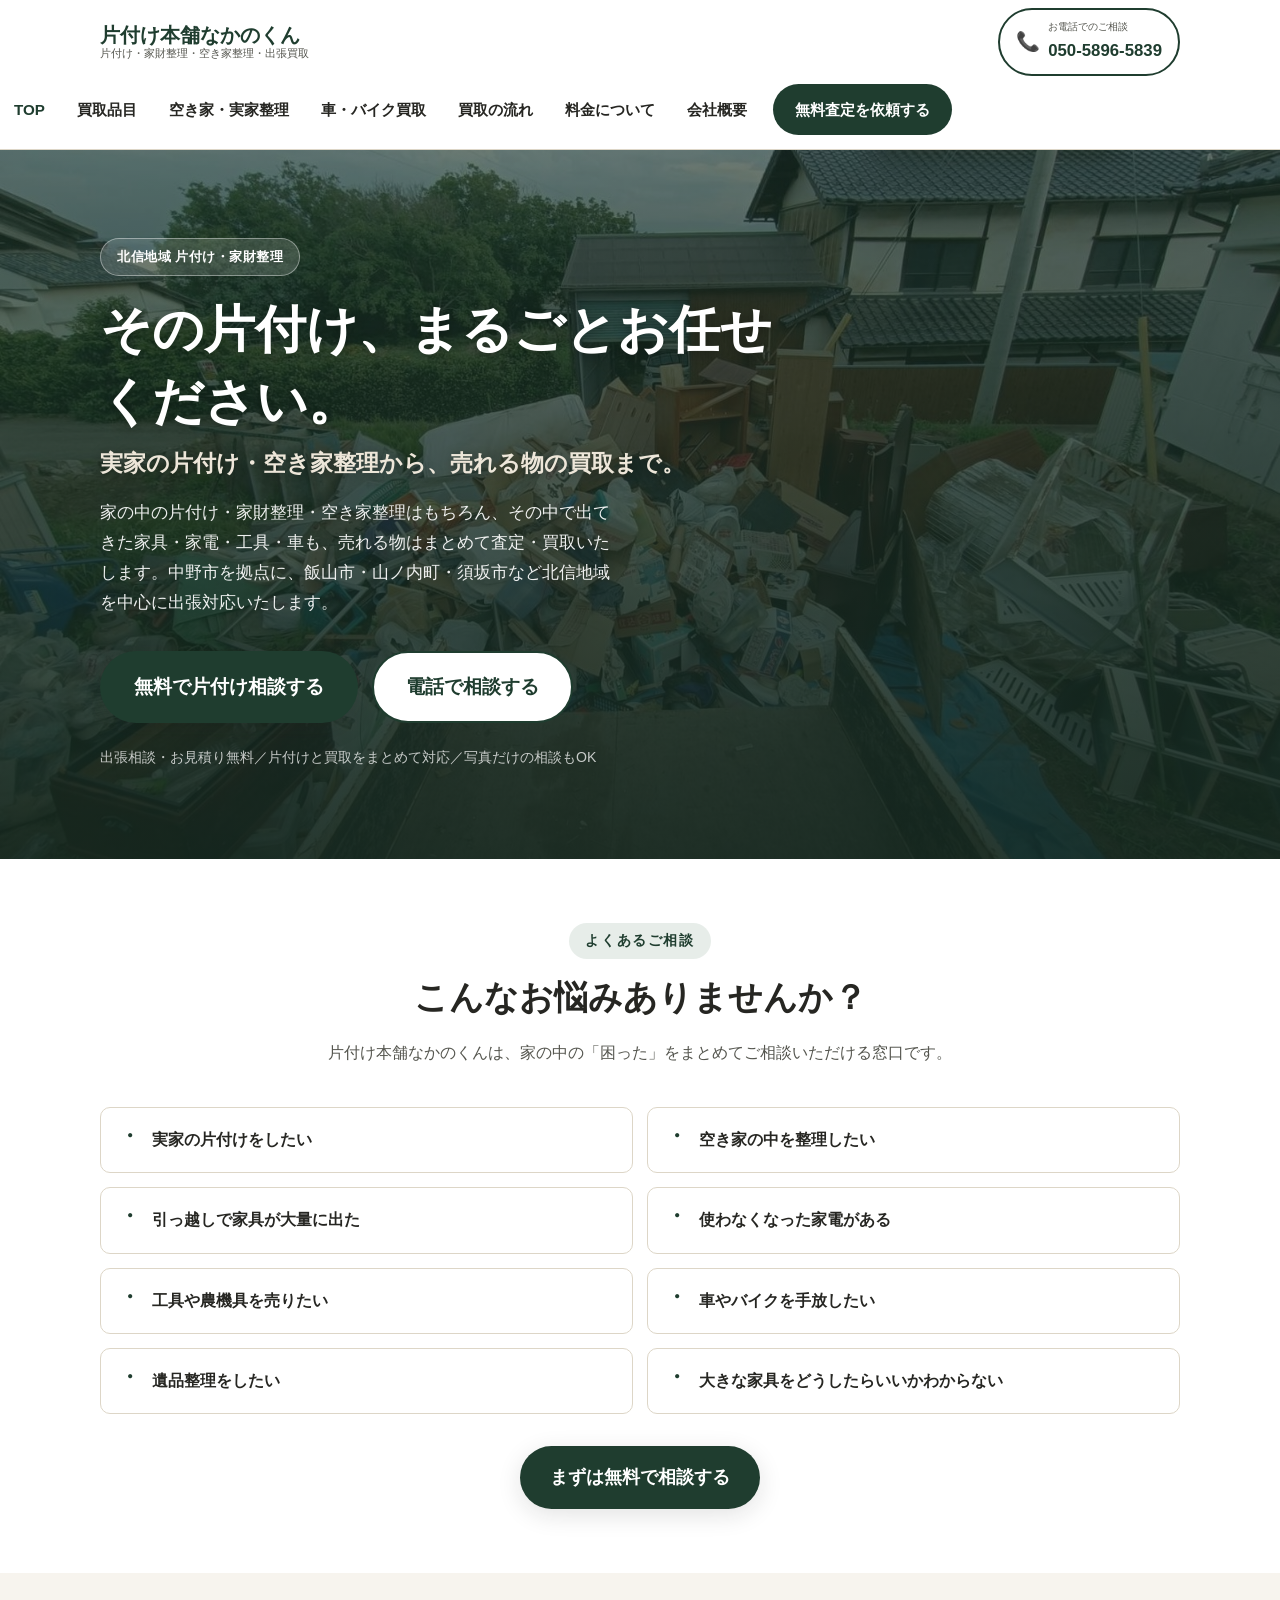
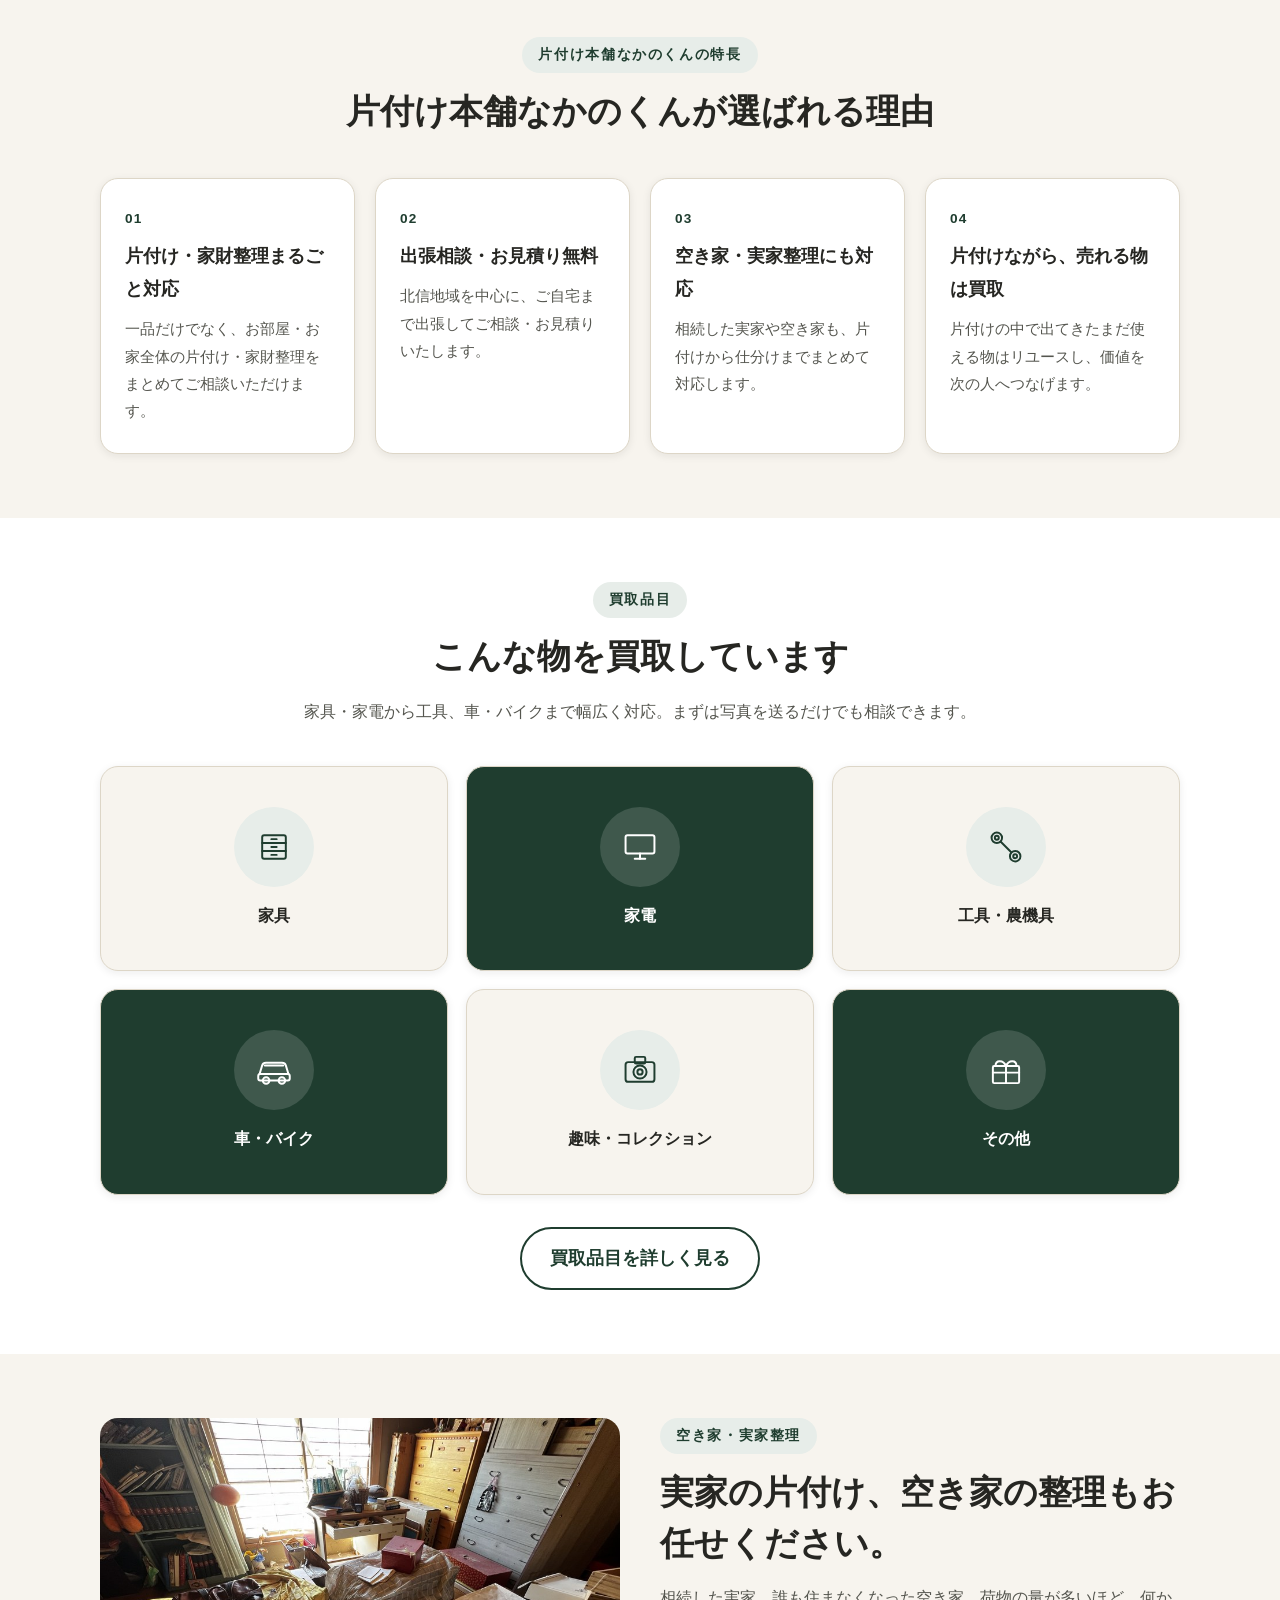
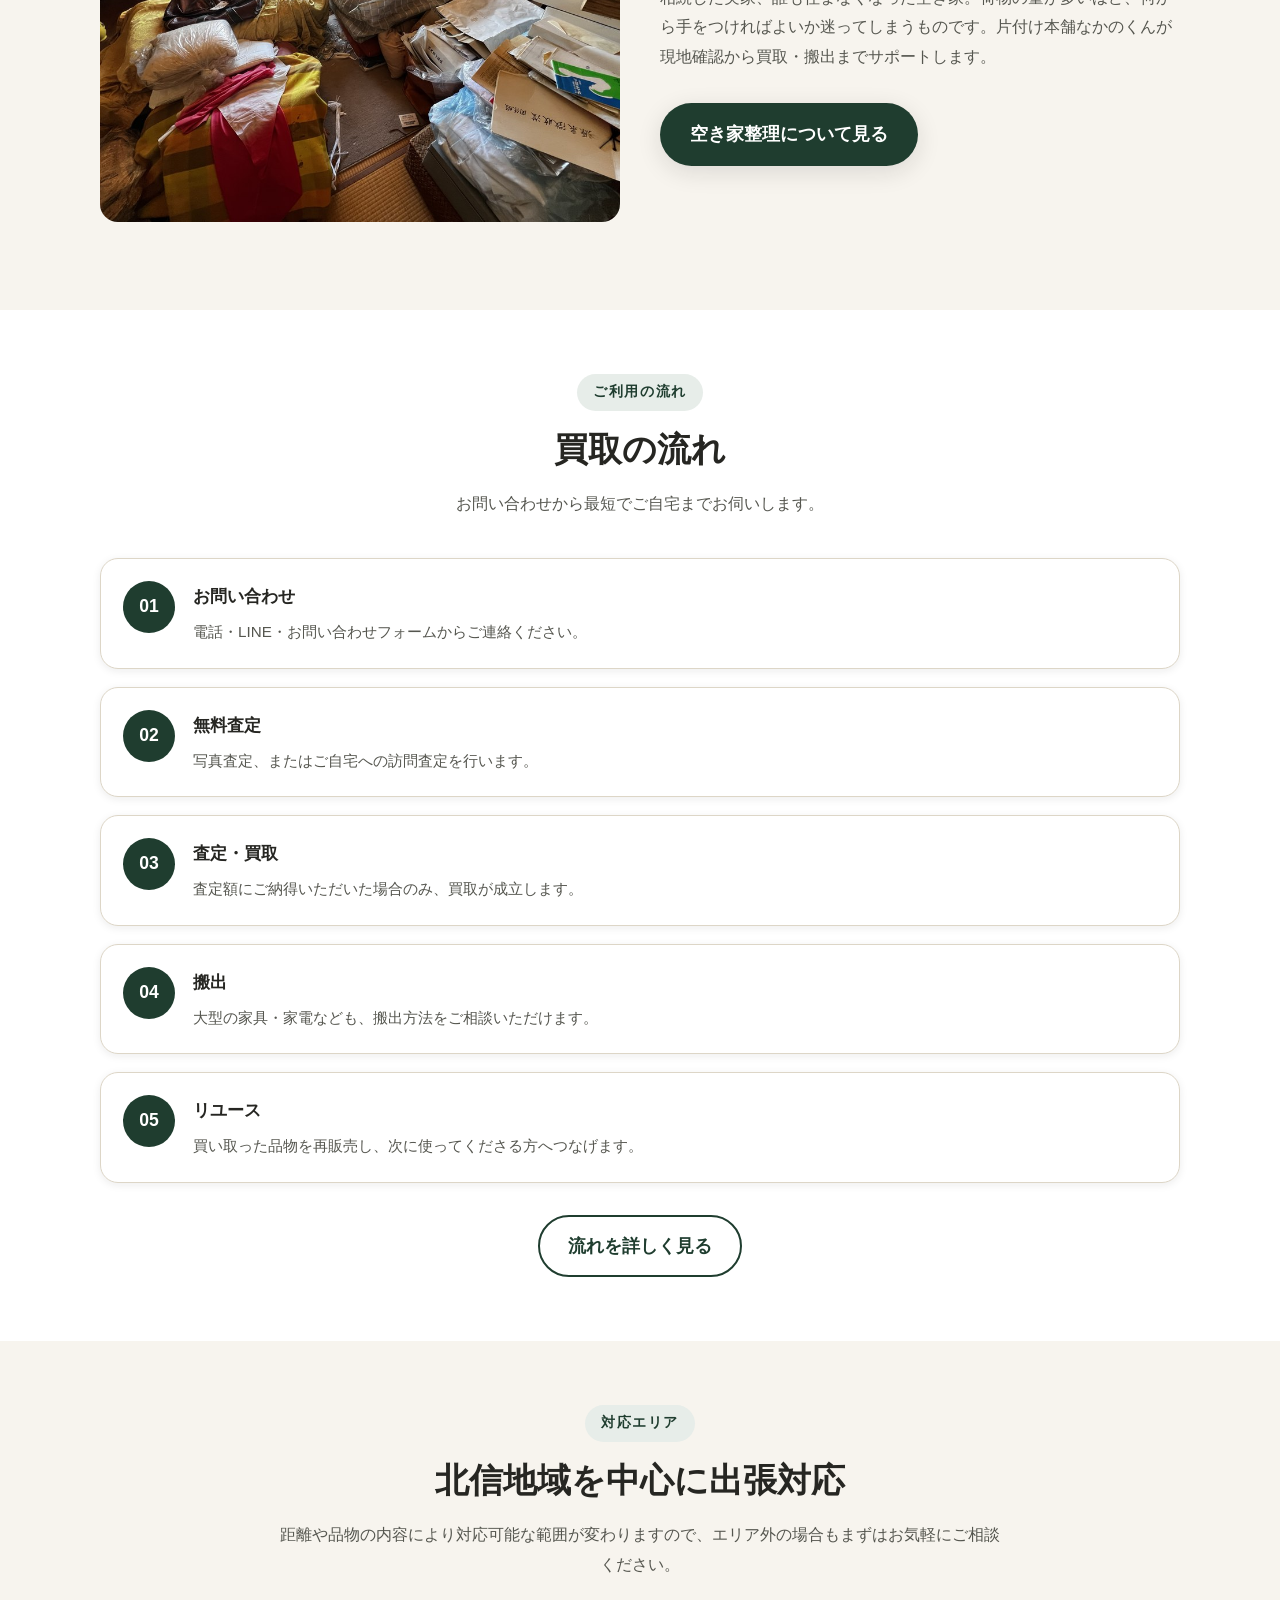
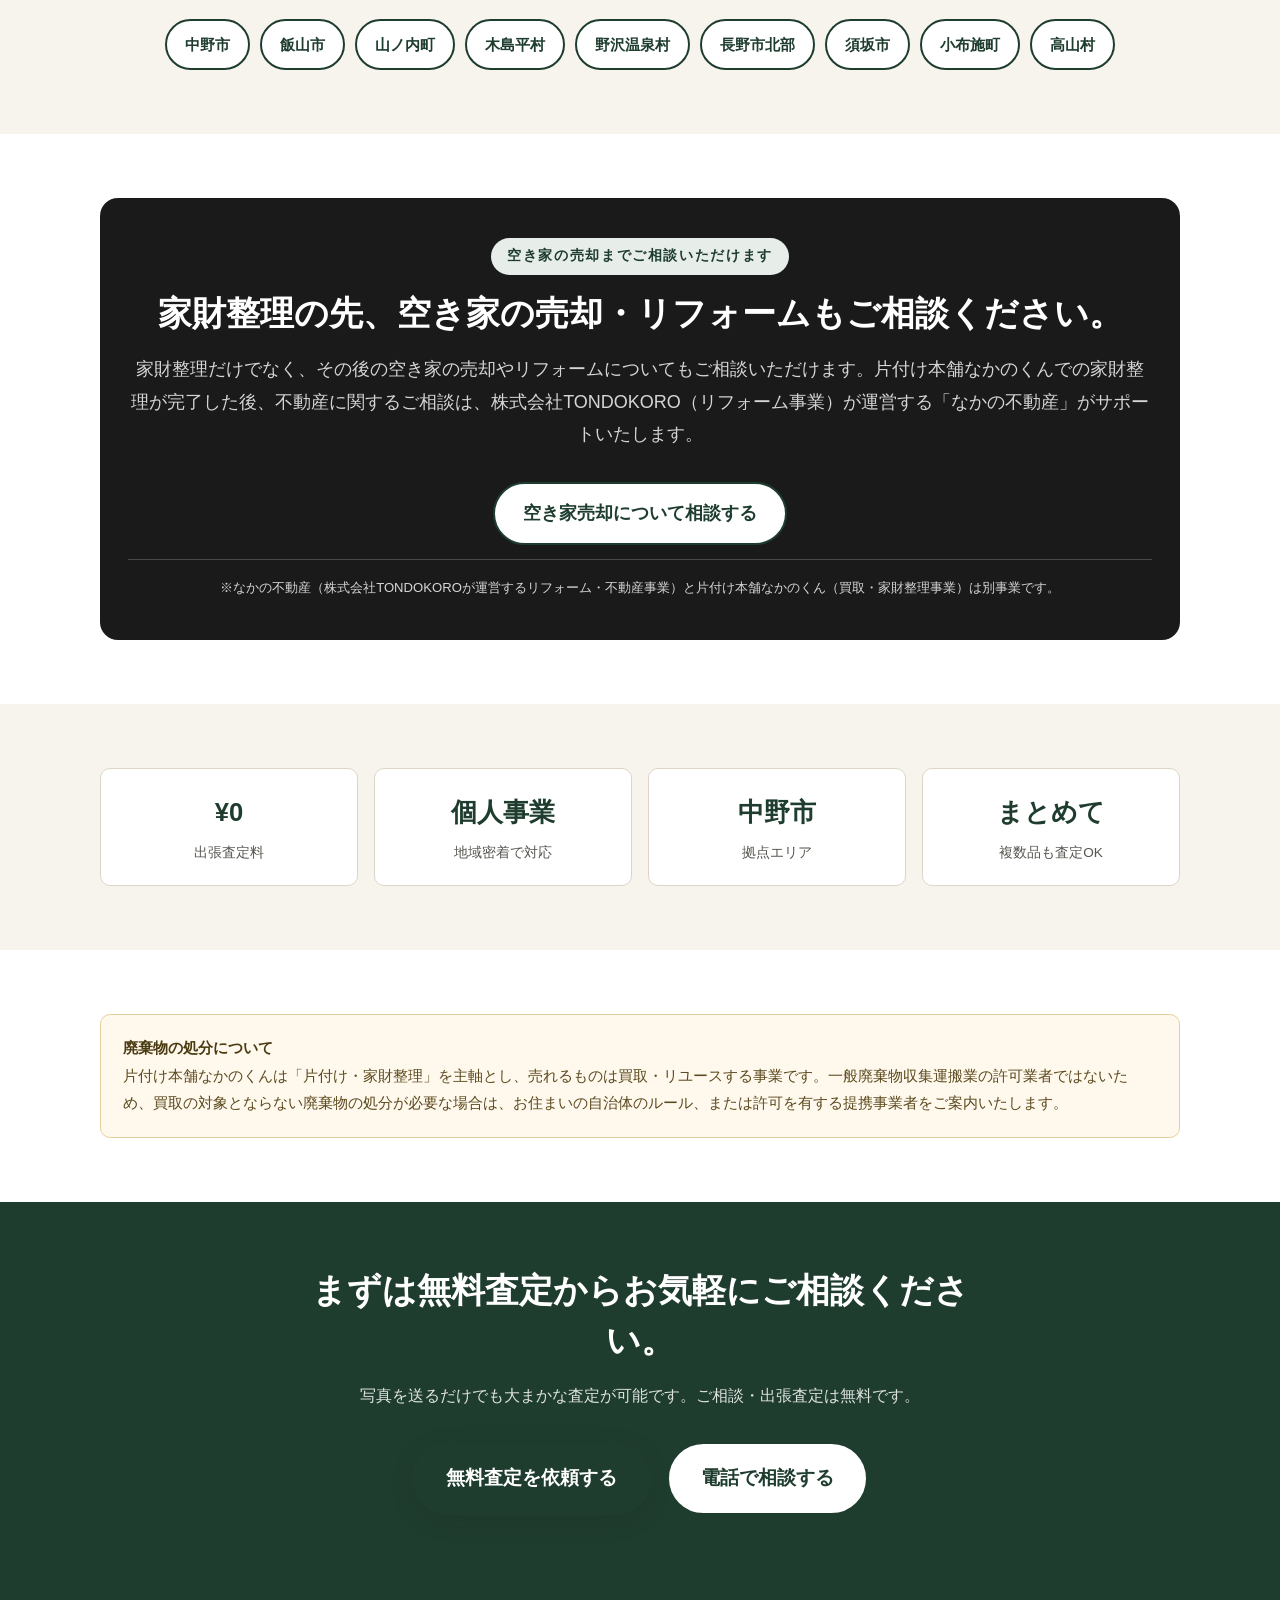
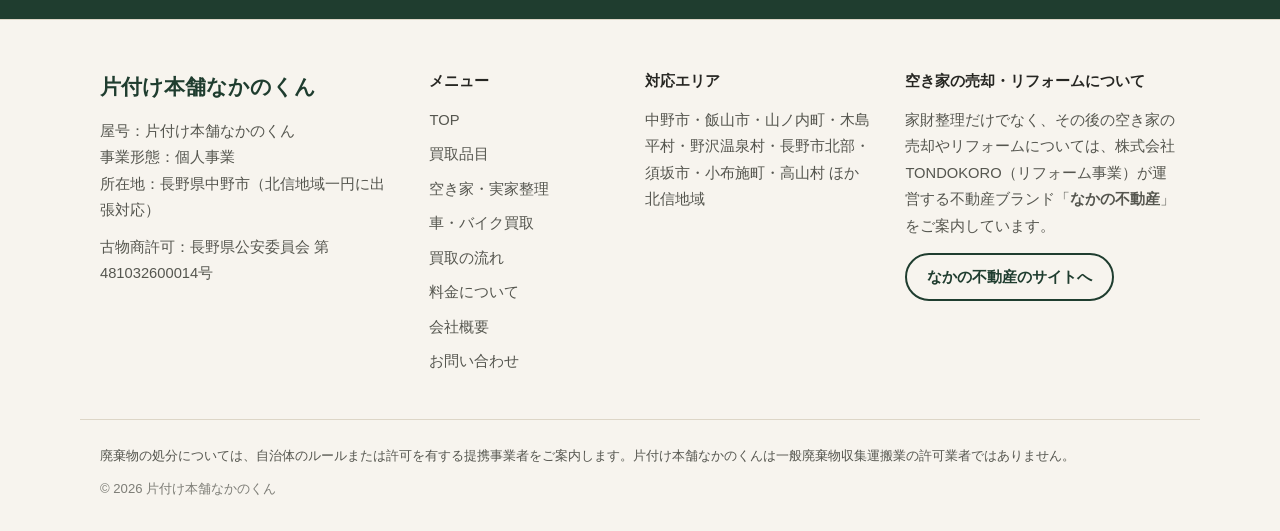
<file: index.html>
<!doctype html><html><head><meta charset=utf8><meta name=viewport content="width=device-width,initial-scale=1"><style>:root{color-scheme:light}body{margin:0;padding:0;font:14px -apple-system,BlinkMacSystemFont,sans-serif;background:#faf9f5;color:#141413}img{max-width:100%}[hidden]:not([hidden=until-found i]){display:none!important}</style></head><body>
<!DOCTYPE html>
<html lang="ja">
<head>
<meta charset="UTF-8">
<meta name="viewport" content="width=device-width, initial-scale=1.0">
<title>片付け本舗なかのくん｜中野市・北信地域の片付け・家財整理・空き家整理・出張買取</title>
<meta name="description" content="長野県中野市を中心に北信地域（飯山市・山ノ内町・須坂市・小布施町など）で実家の片付け・空き家整理・家財整理を行う片付け本舗なかのくん。片付けの中で出てきた家具・家電・工具・農機具・車やバイクは、売れるものをまとめて買取いたします。出張相談・お見積りは無料です。">
<link rel="canonical" href="https://kktondokoro-source.github.io/katazuke-honpo-nakano/index.html">

<!-- OGP -->
<meta property="og:type" content="website">
<meta property="og:site_name" content="片付け本舗なかのくん">
<meta property="og:title" content="片付け本舗なかのくん｜その片付け、まるごとお任せください。">
<meta property="og:description" content="中野市を中心に北信地域で片付け・家財整理・空き家整理を行う片付け本舗なかのくん。売れる物はまとめて買取いたします。出張相談は無料です。">
<meta property="og:image" content="https://kktondokoro-source.github.io/katazuke-honpo-nakano/images/ogp.jpg">
<meta property="og:url" content="https://kktondokoro-source.github.io/katazuke-honpo-nakano/index.html">
<meta property="og:locale" content="ja_JP">
<meta name="twitter:card" content="summary_large_image">

<link rel="icon" href="data:image/svg+xml,<svg xmlns=%22http://www.w3.org/2000/svg%22 viewBox=%220 0 100 100%22><rect width=%22100%22 height=%22100%22 rx=%2220%22 fill=%22%231f3d2f%22/><text x=%2250%22 y=%2265%22 font-size=%2255%22 fill=%22white%22 text-anchor=%22middle%22 font-family=%22sans-serif%22>お</text></svg>">
<link rel="stylesheet" href="css/style.css">

<script type="application/ld+json">
{
  "@context": "https://schema.org",
  "@type": "LocalBusiness",
  "name": "片付け本舗なかのくん",
  "description": "長野県中野市を中心に北信地域で出張買取・家財整理・空き家整理を行う個人事業です。",
  "image": "https://kktondokoro-source.github.io/katazuke-honpo-nakano/images/hero.jpg",
  "url": "https://kktondokoro-source.github.io/katazuke-honpo-nakano/index.html",
  "telephone": "+81-50-5896-5839",
  "priceRange": "出張査定無料",
  "address": {
    "@type": "PostalAddress",
    "addressRegion": "長野県",
    "addressLocality": "中野市",
    "addressCountry": "JP"
  },
  "areaServed": ["中野市", "飯山市", "山ノ内町", "木島平村", "野沢温泉村", "長野市北部", "須坂市", "小布施町", "高山村"],
  "sameAs": []
}
</script>
</head>
<body>

<a class="sr-only" href="#main">本文へスキップ</a>

<!-- ============ HEADER ============ -->
<header class="site-header">
  <div class="header-inner container">
    <a href="index.html" class="logo">
      <span class="logo-main">片付け本舗なかのくん</span>
      <span class="logo-sub">片付け・家財整理・空き家整理・出張買取</span>
    </a>
    <a class="header-tel" href="tel:05058965839">
      <span class="tel-icon" aria-hidden="true">📞</span>
      <span class="tel-text"><span class="tel-label">お電話でのご相談</span><span class="tel-number">050-5896-5839</span></span>
    </a>
    <button class="nav-toggle" aria-label="メニューを開く" aria-expanded="false" aria-controls="siteNav">
      <span></span><span></span><span></span>
    </button>
  </div>
  <nav class="site-nav" id="siteNav">
    <ul>
      <li><a href="index.html">TOP</a></li>
      <li><a href="buyback-items.html">買取品目</a></li>
      <li><a href="akiya.html">空き家・実家整理</a></li>
      <li><a href="vehicle.html">車・バイク買取</a></li>
      <li><a href="flow.html">買取の流れ</a></li>
      <li><a href="price.html">料金について</a></li>
      <li><a href="company.html">会社概要</a></li>
      <li><a href="contact.html" class="nav-cta">無料査定を依頼する</a></li>
    </ul>
  </nav>
</header>

<main id="main">

  <!-- ============ HERO ============ -->
  <section class="hero">
    <div class="hero-media">
      <img src="images/hero.jpg" alt="家財整理・搬出作業の様子">
    </div>
    <div class="hero-content">
      <div class="container">
        <div class="hero-copy">
          <span class="hero-badge">北信地域 片付け・家財整理</span>
          <h1 class="hero-title">その片付け、まるごとお任せください。
            <small>実家の片付け・空き家整理から、売れる物の買取まで。</small>
          </h1>
          <p class="hero-sub">家の中の片付け・家財整理・空き家整理はもちろん、その中で出てきた家具・家電・工具・車も、売れる物はまとめて査定・買取いたします。中野市を拠点に、飯山市・山ノ内町・須坂市など北信地域を中心に出張対応いたします。</p>
          <div class="hero-actions">
            <a href="contact.html" class="btn btn-primary btn-lg">無料で片付け相談する</a>
            <a href="tel:05058965839" class="btn btn-secondary btn-lg">電話で相談する</a>
          </div>
          <p class="hero-note">出張相談・お見積り無料／片付けと買取をまとめて対応／写真だけの相談もOK</p>
        </div>
      </div>
    </div>
  </section>

  <!-- ============ こんなお悩みありませんか？ ============ -->
  <section class="section" id="worries">
    <div class="container">
      <div class="section-head">
        <span class="eyebrow">よくあるご相談</span>
        <h2 class="section-title">こんなお悩みありませんか？</h2>
        <p class="section-lead">片付け本舗なかのくんは、家の中の「困った」をまとめてご相談いただける窓口です。</p>
      </div>
      <ul class="worry-list">
        <li class="worry-item"><span class="mark">・</span>実家の片付けをしたい</li>
        <li class="worry-item"><span class="mark">・</span>空き家の中を整理したい</li>
        <li class="worry-item"><span class="mark">・</span>引っ越しで家具が大量に出た</li>
        <li class="worry-item"><span class="mark">・</span>使わなくなった家電がある</li>
        <li class="worry-item"><span class="mark">・</span>工具や農機具を売りたい</li>
        <li class="worry-item"><span class="mark">・</span>車やバイクを手放したい</li>
        <li class="worry-item"><span class="mark">・</span>遺品整理をしたい</li>
        <li class="worry-item"><span class="mark">・</span>大きな家具をどうしたらいいかわからない</li>
      </ul>
      <div class="btn-group" style="justify-content:center">
        <a href="contact.html" class="btn btn-primary">まずは無料で相談する</a>
      </div>
    </div>
  </section>

  <!-- ============ 選ばれる理由 ============ -->
  <section class="section section-alt">
    <div class="container">
      <div class="section-head">
        <span class="eyebrow">片付け本舗なかのくんの特長</span>
        <h2 class="section-title">片付け本舗なかのくんが選ばれる理由</h2>
      </div>
      <div class="reason-grid">
        <div class="reason-card">
          <p class="reason-num">01</p>
          <p class="reason-title">片付け・家財整理まるごと対応</p>
          <p class="reason-text">一品だけでなく、お部屋・お家全体の片付け・家財整理をまとめてご相談いただけます。</p>
        </div>
        <div class="reason-card">
          <p class="reason-num">02</p>
          <p class="reason-title">出張相談・お見積り無料</p>
          <p class="reason-text">北信地域を中心に、ご自宅まで出張してご相談・お見積りいたします。</p>
        </div>
        <div class="reason-card">
          <p class="reason-num">03</p>
          <p class="reason-title">空き家・実家整理にも対応</p>
          <p class="reason-text">相続した実家や空き家も、片付けから仕分けまでまとめて対応します。</p>
        </div>
        <div class="reason-card">
          <p class="reason-num">04</p>
          <p class="reason-title">片付けながら、売れる物は買取</p>
          <p class="reason-text">片付けの中で出てきたまだ使える物はリユースし、価値を次の人へつなげます。</p>
        </div>
      </div>
    </div>
  </section>

  <!-- ============ 買取品目プレビュー ============ -->
  <section class="section" id="items">
    <div class="container">
      <div class="section-head">
        <span class="eyebrow">買取品目</span>
        <h2 class="section-title">こんな物を買取しています</h2>
        <p class="section-lead">家具・家電から工具、車・バイクまで幅広く対応。まずは写真を送るだけでも相談できます。</p>
      </div>
      <div class="cat-grid">
        <a class="cat-card" href="buyback-items.html#furniture">
          <span class="cat-card-icon" aria-hidden="true"><svg viewBox="0 0 64 64"><rect x="14" y="14" width="36" height="36" rx="3"/><line x1="14" y1="26" x2="50" y2="26"/><line x1="14" y1="38" x2="50" y2="38"/><line x1="28" y1="20" x2="36" y2="20"/><line x1="28" y1="32" x2="36" y2="32"/><line x1="28" y1="44" x2="36" y2="44"/></svg></span>
          <span class="cat-card-label">家具</span>
        </a>
        <a class="cat-card" href="buyback-items.html#appliance">
          <span class="cat-card-icon" aria-hidden="true"><svg viewBox="0 0 64 64"><rect x="10" y="14" width="44" height="28" rx="3"/><line x1="24" y1="50" x2="40" y2="50"/><line x1="32" y1="42" x2="32" y2="50"/></svg></span>
          <span class="cat-card-label">家電</span>
        </a>
        <a class="cat-card" href="buyback-items.html#tool">
          <span class="cat-card-icon" aria-hidden="true"><svg viewBox="0 0 64 64"><circle cx="18" cy="18" r="8"/><circle cx="18" cy="18" r="3"/><line x1="24" y1="24" x2="40" y2="40"/><circle cx="46" cy="46" r="8"/><circle cx="46" cy="46" r="3"/></svg></span>
          <span class="cat-card-label">工具・農機具</span>
        </a>
        <a class="cat-card" href="vehicle.html">
          <span class="cat-card-icon" aria-hidden="true"><svg viewBox="0 0 64 64"><path d="M10 38l4-13a6 6 0 0 1 5.7-4h24.6a6 6 0 0 1 5.7 4l4 13"/><rect x="8" y="38" width="48" height="10" rx="3"/><circle cx="20" cy="48" r="5"/><circle cx="44" cy="48" r="5"/><line x1="18" y1="25" x2="46" y2="25"/></svg></span>
          <span class="cat-card-label">車・バイク</span>
        </a>
        <a class="cat-card" href="buyback-items.html#hobby">
          <span class="cat-card-icon" aria-hidden="true"><svg viewBox="0 0 64 64"><rect x="10" y="20" width="44" height="30" rx="4"/><rect x="24" y="12" width="16" height="10" rx="2"/><circle cx="32" cy="35" r="10"/><circle cx="32" cy="35" r="4"/></svg></span>
          <span class="cat-card-label">趣味・コレクション</span>
        </a>
        <a class="cat-card" href="buyback-items.html#other">
          <span class="cat-card-icon" aria-hidden="true"><svg viewBox="0 0 64 64"><rect x="12" y="26" width="40" height="26" rx="2"/><line x1="12" y1="36" x2="52" y2="36"/><line x1="32" y1="26" x2="32" y2="52"/><path d="M32 26c-4-10-16-10-16 0"/><path d="M32 26c4-10 16-10 16 0"/></svg></span>
          <span class="cat-card-label">その他</span>
        </a>
      </div>
      <div class="btn-group" style="justify-content:center">
        <a href="buyback-items.html" class="btn btn-outline">買取品目を詳しく見る</a>
      </div>
    </div>
  </section>

  <!-- ============ 空き家・家財整理 ============ -->
  <section class="section section-alt">
    <div class="container item-grid-desktop">
      <div>
        <img src="images/akiya-cleanup.jpg" alt="空き家整理の様子" style="border-radius:18px;margin-bottom:24px;">
      </div>
      <div>
        <span class="eyebrow">空き家・実家整理</span>
        <h2 class="section-title">実家の片付け、空き家の整理もお任せください。</h2>
        <p class="section-lead">相続した実家、誰も住まなくなった空き家。荷物の量が多いほど、何から手をつければよいか迷ってしまうものです。片付け本舗なかのくんが現地確認から買取・搬出までサポートします。</p>
        <div class="btn-group">
          <a href="akiya.html" class="btn btn-primary">空き家整理について見る</a>
        </div>
      </div>
    </div>
  </section>

  <!-- ============ 買取の流れ プレビュー ============ -->
  <section class="section">
    <div class="container">
      <div class="section-head">
        <span class="eyebrow">ご利用の流れ</span>
        <h2 class="section-title">買取の流れ</h2>
        <p class="section-lead">お問い合わせから最短でご自宅までお伺いします。</p>
      </div>
      <div class="step-list">
        <div class="step-item">
          <div class="step-num">01</div>
          <div>
            <p class="step-title">お問い合わせ</p>
            <p class="step-text">電話・LINE・お問い合わせフォームからご連絡ください。</p>
          </div>
        </div>
        <div class="step-item">
          <div class="step-num">02</div>
          <div>
            <p class="step-title">無料査定</p>
            <p class="step-text">写真査定、またはご自宅への訪問査定を行います。</p>
          </div>
        </div>
        <div class="step-item">
          <div class="step-num">03</div>
          <div>
            <p class="step-title">査定・買取</p>
            <p class="step-text">査定額にご納得いただいた場合のみ、買取が成立します。</p>
          </div>
        </div>
        <div class="step-item">
          <div class="step-num">04</div>
          <div>
            <p class="step-title">搬出</p>
            <p class="step-text">大型の家具・家電なども、搬出方法をご相談いただけます。</p>
          </div>
        </div>
        <div class="step-item">
          <div class="step-num">05</div>
          <div>
            <p class="step-title">リユース</p>
            <p class="step-text">買い取った品物を再販売し、次に使ってくださる方へつなげます。</p>
          </div>
        </div>
      </div>
      <div class="btn-group" style="justify-content:center">
        <a href="flow.html" class="btn btn-outline">流れを詳しく見る</a>
      </div>
    </div>
  </section>

  <!-- ============ 対応エリア ============ -->
  <section class="section section-alt">
    <div class="container">
      <div class="section-head">
        <span class="eyebrow">対応エリア</span>
        <h2 class="section-title">北信地域を中心に出張対応</h2>
        <p class="section-lead">距離や品物の内容により対応可能な範囲が変わりますので、エリア外の場合もまずはお気軽にご相談ください。</p>
      </div>
      <div class="area-tags">
        <span class="area-tag">中野市</span>
        <span class="area-tag">飯山市</span>
        <span class="area-tag">山ノ内町</span>
        <span class="area-tag">木島平村</span>
        <span class="area-tag">野沢温泉村</span>
        <span class="area-tag">長野市北部</span>
        <span class="area-tag">須坂市</span>
        <span class="area-tag">小布施町</span>
        <span class="area-tag">高山村</span>
      </div>
    </div>
  </section>

  <!-- ============ 不動産連携 ============ -->
  <section class="section" id="realty">
    <div class="container">
      <div class="realty-panel">
        <span class="eyebrow">空き家の売却までご相談いただけます</span>
        <h2 class="section-title">家財整理の先、空き家の売却・リフォームもご相談ください。</h2>
        <p>家財整理だけでなく、その後の空き家の売却やリフォームについてもご相談いただけます。片付け本舗なかのくんでの家財整理が完了した後、不動産に関するご相談は、株式会社TONDOKORO（リフォーム事業）が運営する「なかの不動産」がサポートいたします。</p>
        <div class="btn-group" style="justify-content:center">
          <a href="https://tondokoro-fudousan.site/" target="_blank" rel="noopener" class="btn btn-secondary">空き家売却について相談する</a>
        </div>
        <p class="realty-divider">※なかの不動産（株式会社TONDOKOROが運営するリフォーム・不動産事業）と片付け本舗なかのくん（買取・家財整理事業）は別事業です。</p>
      </div>
    </div>
  </section>

  <!-- ============ 信頼性 ============ -->
  <section class="section section-alt">
    <div class="container">
      <div class="trust-grid">
        <div class="trust-item">
          <p class="num">¥0</p>
          <p class="label">出張査定料</p>
        </div>
        <div class="trust-item">
          <p class="num">個人事業</p>
          <p class="label">地域密着で対応</p>
        </div>
        <div class="trust-item">
          <p class="num">中野市</p>
          <p class="label">拠点エリア</p>
        </div>
        <div class="trust-item">
          <p class="num">まとめて</p>
          <p class="label">複数品も査定OK</p>
        </div>
      </div>
    </div>
  </section>

  <!-- ============ 廃棄物に関する注意書き ============ -->
  <section class="section">
    <div class="container">
      <div class="notice-box">
        <strong>廃棄物の処分について</strong><br>
        片付け本舗なかのくんは「片付け・家財整理」を主軸とし、売れるものは買取・リユースする事業です。一般廃棄物収集運搬業の許可業者ではないため、買取の対象とならない廃棄物の処分が必要な場合は、お住まいの自治体のルール、または許可を有する提携事業者をご案内いたします。
      </div>
    </div>
  </section>

  <!-- ============ 最終CTA ============ -->
  <section class="section section-dark">
    <div class="container section-head">
      <h2 class="section-title">まずは無料査定からお気軽にご相談ください。</h2>
      <p class="section-lead">写真を送るだけでも大まかな査定が可能です。ご相談・出張査定は無料です。</p>
      <div class="btn-group" style="justify-content:center">
        <a href="contact.html" class="btn btn-primary btn-lg">無料査定を依頼する</a>
        <a href="tel:05058965839" class="btn btn-secondary btn-lg">電話で相談する</a>
      </div>
    </div>
  </section>

</main>

<!-- ============ FOOTER ============ -->
<footer class="site-footer">
  <div class="container footer-grid">
    <div class="footer-about">
      <p class="footer-logo">片付け本舗なかのくん</p>
      <p>屋号：片付け本舗なかのくん<br>
      事業形態：個人事業<br>
      所在地：長野県中野市（北信地域一円に出張対応）</p>
      <p style="margin-top:10px;">古物商許可：長野県公安委員会 第481032600014号</p>
    </div>
    <div class="footer-links">
      <p class="footer-heading">メニュー</p>
      <ul>
        <li><a href="index.html">TOP</a></li>
        <li><a href="buyback-items.html">買取品目</a></li>
        <li><a href="akiya.html">空き家・実家整理</a></li>
        <li><a href="vehicle.html">車・バイク買取</a></li>
        <li><a href="flow.html">買取の流れ</a></li>
        <li><a href="price.html">料金について</a></li>
        <li><a href="company.html">会社概要</a></li>
        <li><a href="contact.html">お問い合わせ</a></li>
      </ul>
    </div>
    <div class="footer-links">
      <p class="footer-heading">対応エリア</p>
      <p>中野市・飯山市・山ノ内町・木島平村・野沢温泉村・長野市北部・須坂市・小布施町・高山村 ほか北信地域</p>
    </div>
    <div class="footer-partner">
      <p class="footer-heading">空き家の売却・リフォームについて</p>
      <p>家財整理だけでなく、その後の空き家の売却やリフォームについては、株式会社TONDOKORO（リフォーム事業）が運営する不動産ブランド「<strong>なかの不動産</strong>」をご案内しています。</p>
      <a href="https://tondokoro-fudousan.site/" class="btn btn-outline" target="_blank" rel="noopener">なかの不動産のサイトへ</a>
    </div>
  </div>
  <div class="footer-bottom container">
    <p>廃棄物の処分については、自治体のルールまたは許可を有する提携事業者をご案内します。片付け本舗なかのくんは一般廃棄物収集運搬業の許可業者ではありません。</p>
    <p class="copyright">&copy; 2026 片付け本舗なかのくん</p>
  </div>
</footer>

<!-- ============ 固定CTA（モバイル） ============ -->
<div class="fixed-cta">
  <a href="tel:05058965839" class="fixed-cta-btn fixed-cta-tel"><span aria-hidden="true">📞</span>電話で相談</a>
  <a href="contact.html" class="fixed-cta-btn fixed-cta-form"><span aria-hidden="true">📝</span>無料査定を依頼</a>
</div>

<script src="js/main.js"></script>
</body>
</html>

</body></html>
</file>
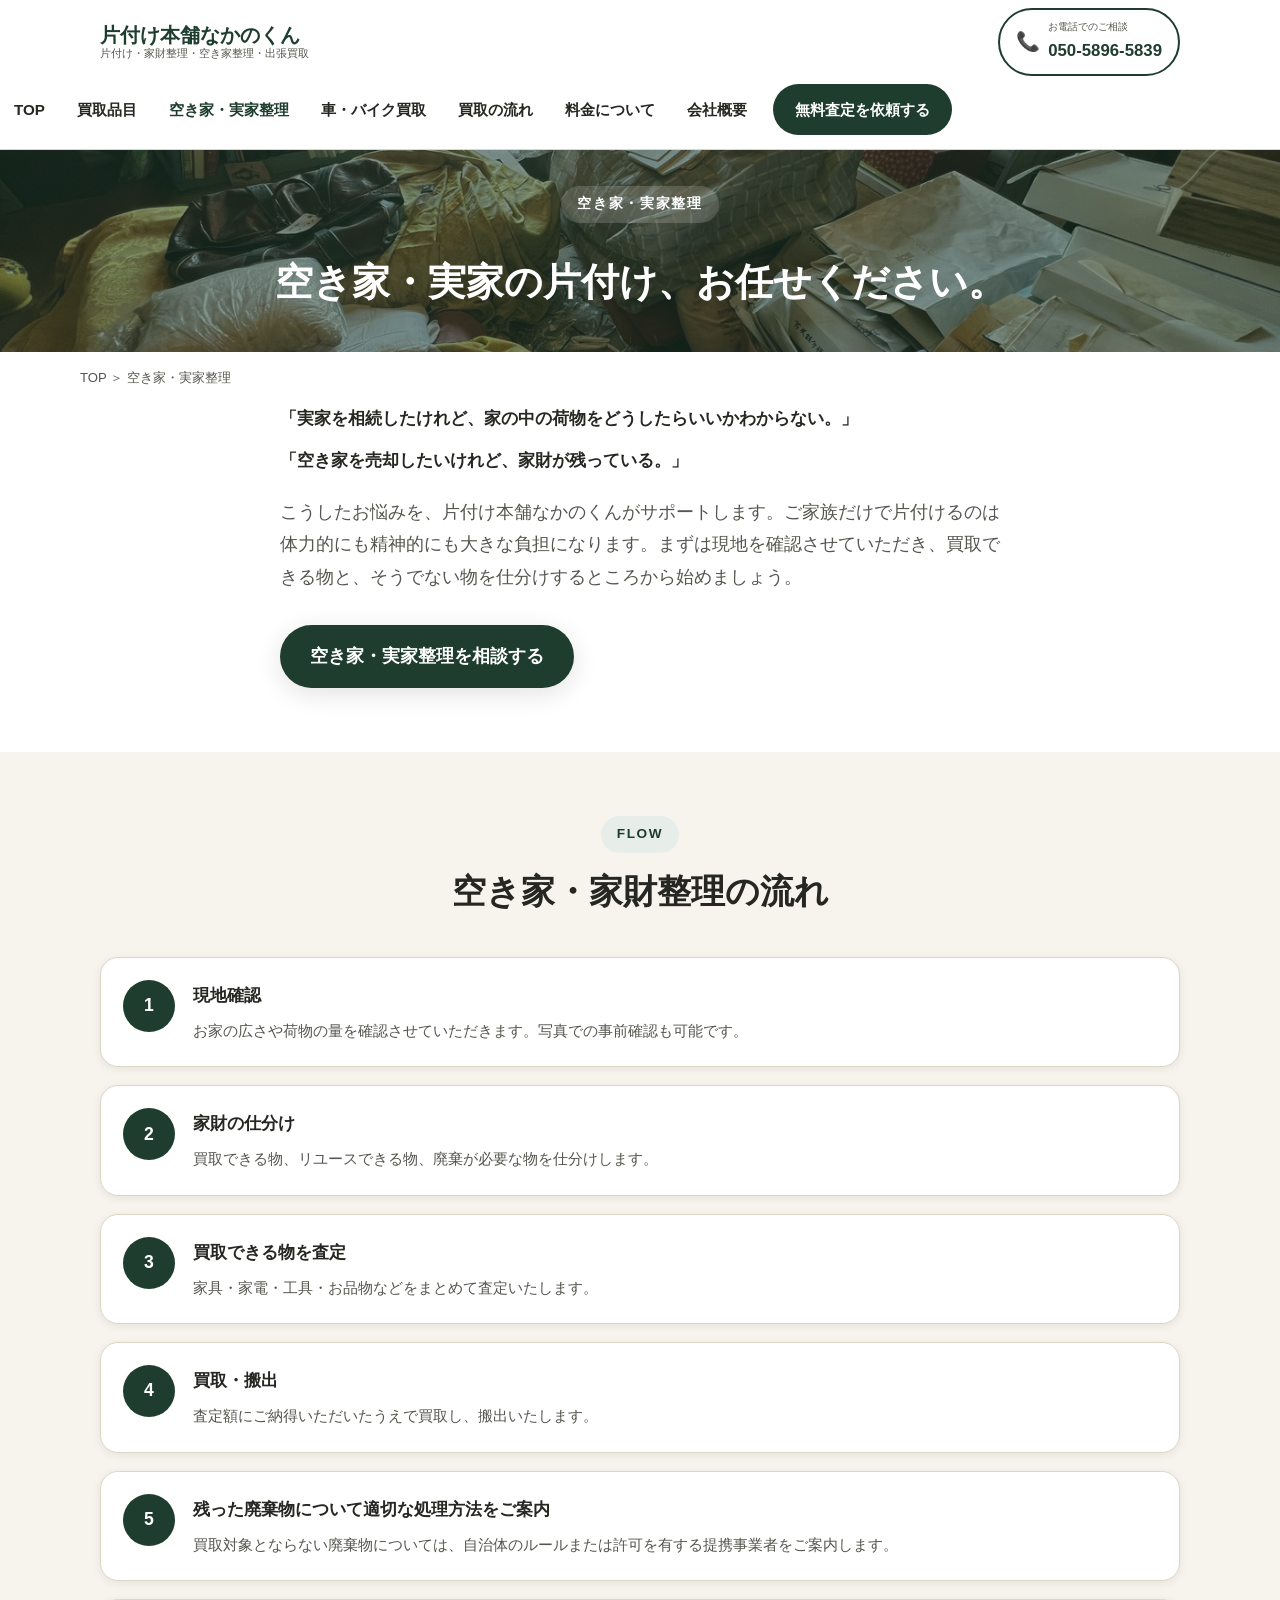
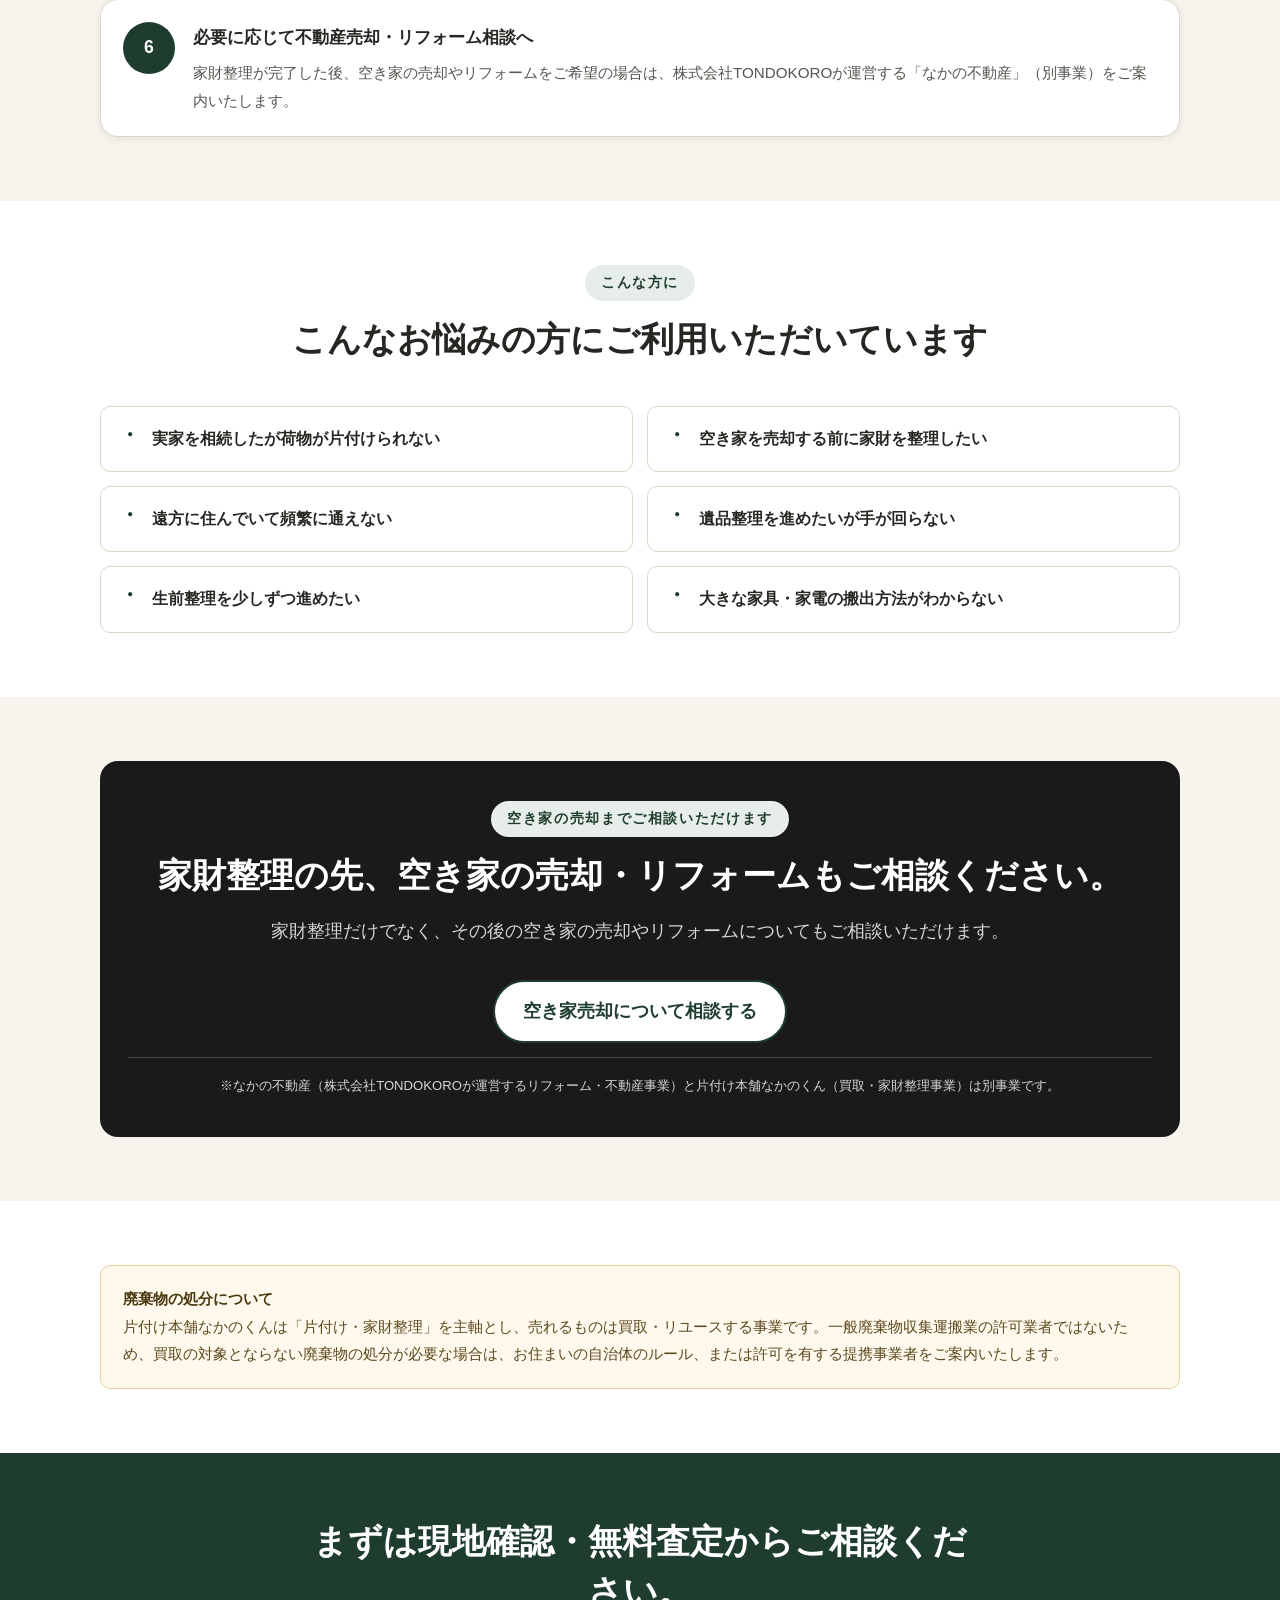
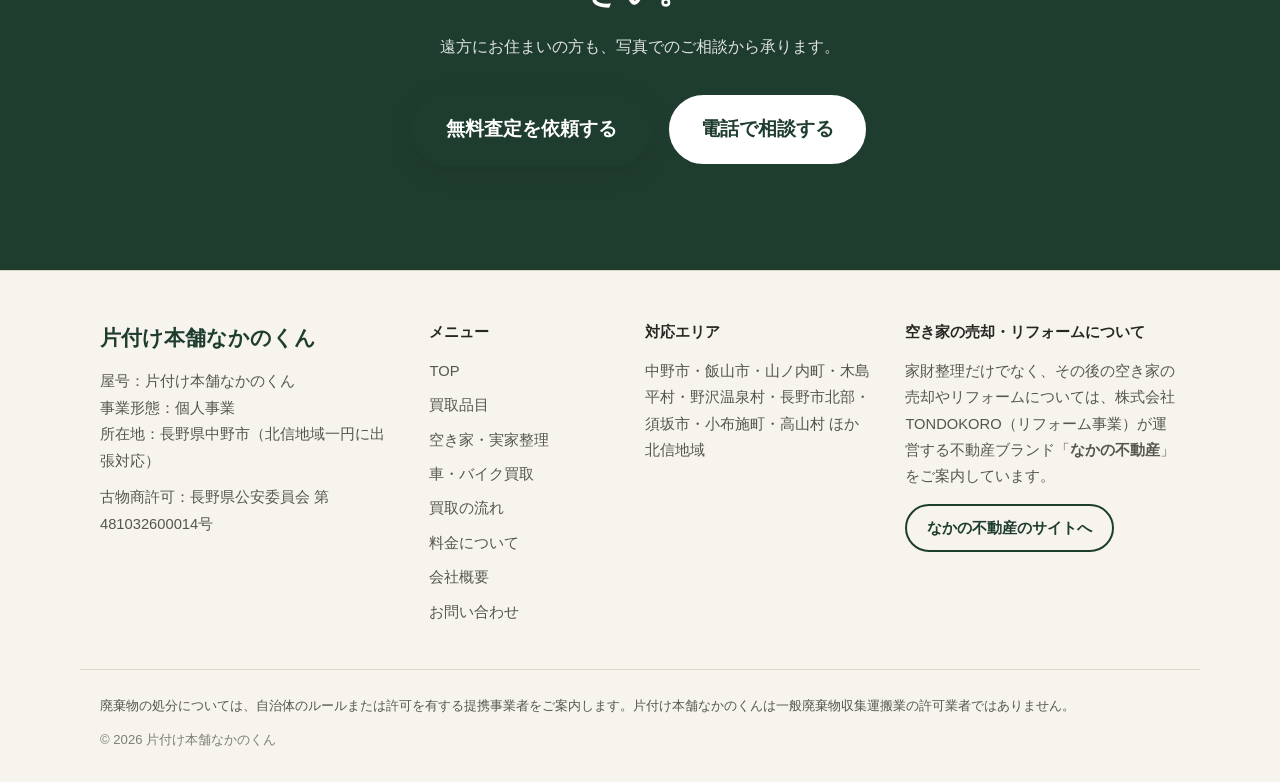
<file: akiya.html>
<!DOCTYPE html>
<html lang="ja">
<head>
<meta charset="UTF-8">
<meta name="viewport" content="width=device-width, initial-scale=1.0">
<title>空き家・実家の片付け｜片付け本舗なかのくん（中野市・北信地域の空き家整理）</title>
<meta name="description" content="実家を相続したが荷物の片付けに困っている、空き家を売却したいが家財が残っている——そんなお悩みを片付け本舗なかのくんがサポート。現地確認から仕分け、買取・搬出、そして必要に応じて不動産売却相談まで。中野市・飯山市・山ノ内町など北信地域対応。">
<link rel="canonical" href="https://kktondokoro-source.github.io/katazuke-honpo-nakano/akiya.html">
<meta property="og:type" content="website">
<meta property="og:site_name" content="片付け本舗なかのくん">
<meta property="og:title" content="空き家・実家の片付け｜片付け本舗なかのくん">
<meta property="og:description" content="空き家・実家の家財整理を、現地確認から買取・搬出までサポート。中野市・北信地域対応。">
<meta property="og:image" content="https://kktondokoro-source.github.io/katazuke-honpo-nakano/images/ogp.jpg">
<meta property="og:url" content="https://kktondokoro-source.github.io/katazuke-honpo-nakano/akiya.html">
<meta property="og:locale" content="ja_JP">
<meta name="twitter:card" content="summary_large_image">
<link rel="stylesheet" href="css/style.css">
<script type="application/ld+json">
{
  "@context": "https://schema.org",
  "@type": "BreadcrumbList",
  "itemListElement": [
    {"@type":"ListItem","position":1,"name":"TOP","item":"https://kktondokoro-source.github.io/katazuke-honpo-nakano/index.html"},
    {"@type":"ListItem","position":2,"name":"空き家・実家整理","item":"https://kktondokoro-source.github.io/katazuke-honpo-nakano/akiya.html"}
  ]
}
</script>
</head>
<body>
<a class="sr-only" href="#main">本文へスキップ</a>

<header class="site-header">
  <div class="header-inner container">
    <a href="index.html" class="logo">
      <span class="logo-main">片付け本舗なかのくん</span>
      <span class="logo-sub">片付け・家財整理・空き家整理・出張買取</span>
    </a>
    <a class="header-tel" href="tel:05058965839">
      <span class="tel-icon" aria-hidden="true">📞</span>
      <span class="tel-text"><span class="tel-label">お電話でのご相談</span><span class="tel-number">050-5896-5839</span></span>
    </a>
    <button class="nav-toggle" aria-label="メニューを開く" aria-expanded="false" aria-controls="siteNav">
      <span></span><span></span><span></span>
    </button>
  </div>
  <nav class="site-nav" id="siteNav">
    <ul>
      <li><a href="index.html">TOP</a></li>
      <li><a href="buyback-items.html">買取品目</a></li>
      <li><a href="akiya.html">空き家・実家整理</a></li>
      <li><a href="vehicle.html">車・バイク買取</a></li>
      <li><a href="flow.html">買取の流れ</a></li>
      <li><a href="price.html">料金について</a></li>
      <li><a href="company.html">会社概要</a></li>
      <li><a href="contact.html" class="nav-cta">無料査定を依頼する</a></li>
    </ul>
  </nav>
</header>

<main id="main">

  <section class="page-hero">
    <img src="images/akiya-hero.jpg" alt="空き家整理前の室内の様子">
    <div class="page-hero-content">
      <span class="eyebrow">空き家・実家整理</span>
      <h1 class="page-hero-title">空き家・実家の片付け、お任せください。</h1>
    </div>
  </section>

  <div class="container breadcrumb">
    <a href="index.html">TOP</a> ＞ 空き家・実家整理
  </div>

  <section class="section" style="padding-top:0;">
    <div class="container" style="max-width:760px;">
      <p style="font-size:1.05rem;font-weight:700;">「実家を相続したけれど、家の中の荷物をどうしたらいいかわからない。」</p>
      <p style="font-size:1.05rem;font-weight:700;margin-top:12px;">「空き家を売却したいけれど、家財が残っている。」</p>
      <p style="margin-top:20px;color:var(--color-text-sub);">こうしたお悩みを、片付け本舗なかのくんがサポートします。ご家族だけで片付けるのは体力的にも精神的にも大きな負担になります。まずは現地を確認させていただき、買取できる物と、そうでない物を仕分けするところから始めましょう。</p>
      <div class="btn-group">
        <a href="contact.html" class="btn btn-primary">空き家・実家整理を相談する</a>
      </div>
    </div>
  </section>

  <!-- 流れ -->
  <section class="section section-alt">
    <div class="container">
      <div class="section-head">
        <span class="eyebrow">FLOW</span>
        <h2 class="section-title">空き家・家財整理の流れ</h2>
      </div>
      <div class="step-list">
        <div class="step-item">
          <div class="step-num">1</div>
          <div>
            <p class="step-title">現地確認</p>
            <p class="step-text">お家の広さや荷物の量を確認させていただきます。写真での事前確認も可能です。</p>
          </div>
        </div>
        <div class="step-item">
          <div class="step-num">2</div>
          <div>
            <p class="step-title">家財の仕分け</p>
            <p class="step-text">買取できる物、リユースできる物、廃棄が必要な物を仕分けします。</p>
          </div>
        </div>
        <div class="step-item">
          <div class="step-num">3</div>
          <div>
            <p class="step-title">買取できる物を査定</p>
            <p class="step-text">家具・家電・工具・お品物などをまとめて査定いたします。</p>
          </div>
        </div>
        <div class="step-item">
          <div class="step-num">4</div>
          <div>
            <p class="step-title">買取・搬出</p>
            <p class="step-text">査定額にご納得いただいたうえで買取し、搬出いたします。</p>
          </div>
        </div>
        <div class="step-item">
          <div class="step-num">5</div>
          <div>
            <p class="step-title">残った廃棄物について適切な処理方法をご案内</p>
            <p class="step-text">買取対象とならない廃棄物については、自治体のルールまたは許可を有する提携事業者をご案内します。</p>
          </div>
        </div>
        <div class="step-item">
          <div class="step-num">6</div>
          <div>
            <p class="step-title">必要に応じて不動産売却・リフォーム相談へ</p>
            <p class="step-text">家財整理が完了した後、空き家の売却やリフォームをご希望の場合は、株式会社TONDOKOROが運営する「なかの不動産」（別事業）をご案内いたします。</p>
          </div>
        </div>
      </div>
    </div>
  </section>

  <!-- 対象となる方 -->
  <section class="section">
    <div class="container">
      <div class="section-head">
        <span class="eyebrow">こんな方に</span>
        <h2 class="section-title">こんなお悩みの方にご利用いただいています</h2>
      </div>
      <ul class="worry-list">
        <li class="worry-item"><span class="mark">・</span>実家を相続したが荷物が片付けられない</li>
        <li class="worry-item"><span class="mark">・</span>空き家を売却する前に家財を整理したい</li>
        <li class="worry-item"><span class="mark">・</span>遠方に住んでいて頻繁に通えない</li>
        <li class="worry-item"><span class="mark">・</span>遺品整理を進めたいが手が回らない</li>
        <li class="worry-item"><span class="mark">・</span>生前整理を少しずつ進めたい</li>
        <li class="worry-item"><span class="mark">・</span>大きな家具・家電の搬出方法がわからない</li>
      </ul>
    </div>
  </section>

  <!-- 不動産連携 -->
  <section class="section section-alt">
    <div class="container">
      <div class="realty-panel">
        <span class="eyebrow">空き家の売却までご相談いただけます</span>
        <h2 class="section-title">家財整理の先、空き家の売却・リフォームもご相談ください。</h2>
        <p>家財整理だけでなく、その後の空き家の売却やリフォームについてもご相談いただけます。</p>
        <div class="btn-group" style="justify-content:center">
          <a href="https://tondokoro-fudousan.site/" target="_blank" rel="noopener" class="btn btn-secondary">空き家売却について相談する</a>
        </div>
        <p class="realty-divider">※なかの不動産（株式会社TONDOKOROが運営するリフォーム・不動産事業）と片付け本舗なかのくん（買取・家財整理事業）は別事業です。</p>
      </div>
    </div>
  </section>

  <section class="section">
    <div class="container">
      <div class="notice-box">
        <strong>廃棄物の処分について</strong><br>
        片付け本舗なかのくんは「片付け・家財整理」を主軸とし、売れるものは買取・リユースする事業です。一般廃棄物収集運搬業の許可業者ではないため、買取の対象とならない廃棄物の処分が必要な場合は、お住まいの自治体のルール、または許可を有する提携事業者をご案内いたします。
      </div>
    </div>
  </section>

  <section class="section section-dark">
    <div class="container section-head">
      <h2 class="section-title">まずは現地確認・無料査定からご相談ください。</h2>
      <p class="section-lead">遠方にお住まいの方も、写真でのご相談から承ります。</p>
      <div class="btn-group" style="justify-content:center">
        <a href="contact.html" class="btn btn-primary btn-lg">無料査定を依頼する</a>
        <a href="tel:05058965839" class="btn btn-secondary btn-lg">電話で相談する</a>
      </div>
    </div>
  </section>

</main>

<footer class="site-footer">
  <div class="container footer-grid">
    <div class="footer-about">
      <p class="footer-logo">片付け本舗なかのくん</p>
      <p>屋号：片付け本舗なかのくん<br>
      事業形態：個人事業<br>
      所在地：長野県中野市（北信地域一円に出張対応）</p>
      <p style="margin-top:10px;">古物商許可：長野県公安委員会 第481032600014号</p>
    </div>
    <div class="footer-links">
      <p class="footer-heading">メニュー</p>
      <ul>
        <li><a href="index.html">TOP</a></li>
        <li><a href="buyback-items.html">買取品目</a></li>
        <li><a href="akiya.html">空き家・実家整理</a></li>
        <li><a href="vehicle.html">車・バイク買取</a></li>
        <li><a href="flow.html">買取の流れ</a></li>
        <li><a href="price.html">料金について</a></li>
        <li><a href="company.html">会社概要</a></li>
        <li><a href="contact.html">お問い合わせ</a></li>
      </ul>
    </div>
    <div class="footer-links">
      <p class="footer-heading">対応エリア</p>
      <p>中野市・飯山市・山ノ内町・木島平村・野沢温泉村・長野市北部・須坂市・小布施町・高山村 ほか北信地域</p>
    </div>
    <div class="footer-partner">
      <p class="footer-heading">空き家の売却・リフォームについて</p>
      <p>家財整理だけでなく、その後の空き家の売却やリフォームについては、株式会社TONDOKORO（リフォーム事業）が運営する不動産ブランド「<strong>なかの不動産</strong>」をご案内しています。</p>
      <a href="https://tondokoro-fudousan.site/" class="btn btn-outline" target="_blank" rel="noopener">なかの不動産のサイトへ</a>
    </div>
  </div>
  <div class="footer-bottom container">
    <p>廃棄物の処分については、自治体のルールまたは許可を有する提携事業者をご案内します。片付け本舗なかのくんは一般廃棄物収集運搬業の許可業者ではありません。</p>
    <p class="copyright">&copy; 2026 片付け本舗なかのくん</p>
  </div>
</footer>

<div class="fixed-cta">
  <a href="tel:05058965839" class="fixed-cta-btn fixed-cta-tel"><span aria-hidden="true">📞</span>電話で相談</a>
  <a href="contact.html" class="fixed-cta-btn fixed-cta-form"><span aria-hidden="true">📝</span>無料査定を依頼</a>
</div>

<script src="js/main.js"></script>
</body>
</html>
</file>
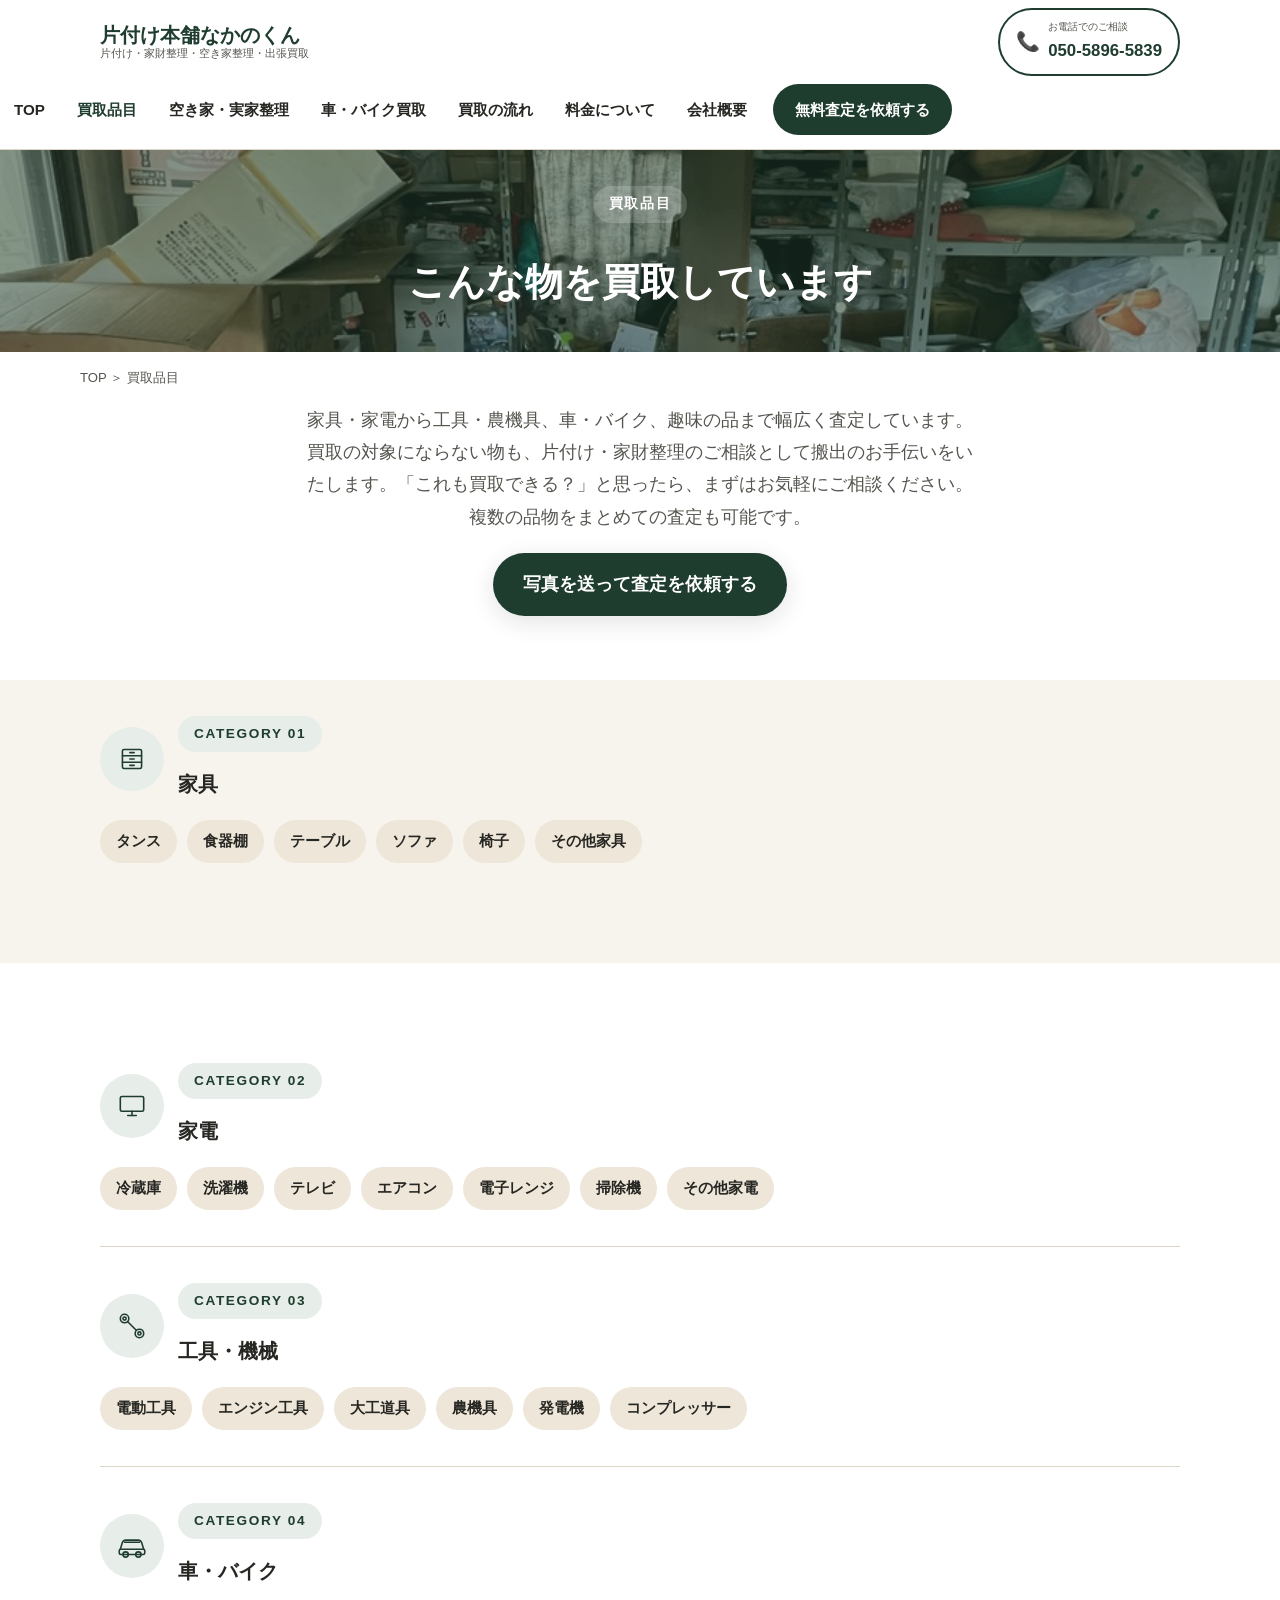
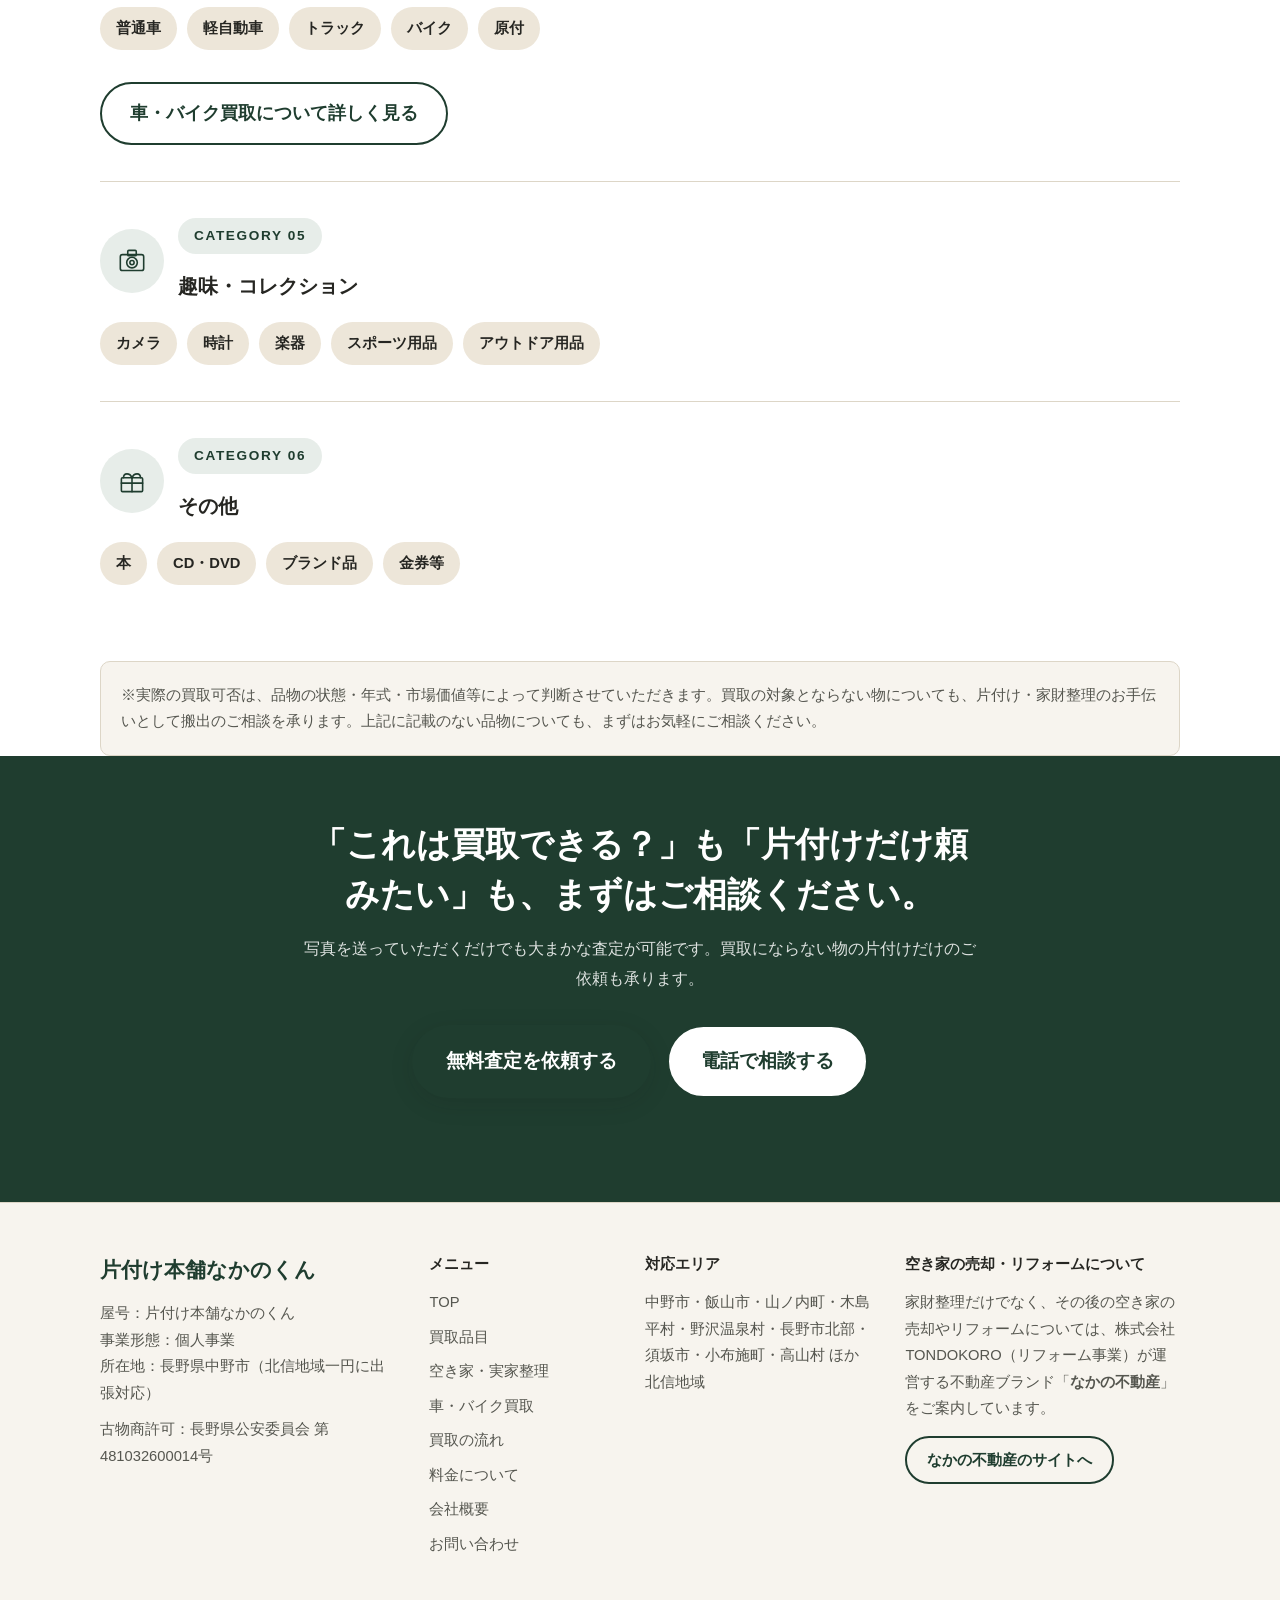
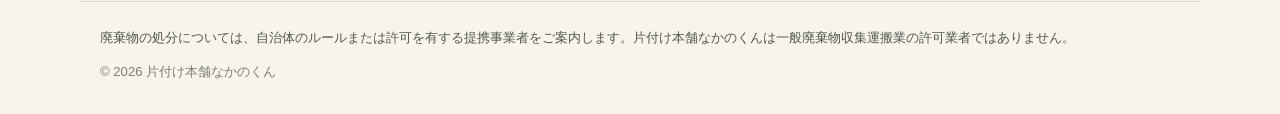
<file: buyback-items.html>
<!DOCTYPE html>
<html lang="ja">
<head>
<meta charset="UTF-8">
<meta name="viewport" content="width=device-width, initial-scale=1.0">
<title>買取品目一覧｜片付け本舗なかのくん（中野市・北信地域の出張買取）</title>
<meta name="description" content="片付け本舗なかのくんの買取品目一覧。家具（タンス・食器棚・ソファ等）、家電（冷蔵庫・洗濯機・テレビ等）、工具・農機具、車・バイク、趣味・コレクション品まで幅広く出張査定いたします。中野市・飯山市・山ノ内町など北信地域対応。">
<link rel="canonical" href="https://kktondokoro-source.github.io/katazuke-honpo-nakano/buyback-items.html">
<meta property="og:type" content="website">
<meta property="og:site_name" content="片付け本舗なかのくん">
<meta property="og:title" content="買取品目一覧｜片付け本舗なかのくん">
<meta property="og:description" content="家具・家電・工具・農機具・車・バイクまで、北信地域で幅広く出張買取。">
<meta property="og:image" content="https://kktondokoro-source.github.io/katazuke-honpo-nakano/images/ogp.jpg">
<meta property="og:url" content="https://kktondokoro-source.github.io/katazuke-honpo-nakano/buyback-items.html">
<meta property="og:locale" content="ja_JP">
<meta name="twitter:card" content="summary_large_image">
<link rel="stylesheet" href="css/style.css">
<script type="application/ld+json">
{
  "@context": "https://schema.org",
  "@type": "BreadcrumbList",
  "itemListElement": [
    {"@type":"ListItem","position":1,"name":"TOP","item":"https://kktondokoro-source.github.io/katazuke-honpo-nakano/index.html"},
    {"@type":"ListItem","position":2,"name":"買取品目","item":"https://kktondokoro-source.github.io/katazuke-honpo-nakano/buyback-items.html"}
  ]
}
</script>
</head>
<body>
<a class="sr-only" href="#main">本文へスキップ</a>

<header class="site-header">
  <div class="header-inner container">
    <a href="index.html" class="logo">
      <span class="logo-main">片付け本舗なかのくん</span>
      <span class="logo-sub">片付け・家財整理・空き家整理・出張買取</span>
    </a>
    <a class="header-tel" href="tel:05058965839">
      <span class="tel-icon" aria-hidden="true">📞</span>
      <span class="tel-text"><span class="tel-label">お電話でのご相談</span><span class="tel-number">050-5896-5839</span></span>
    </a>
    <button class="nav-toggle" aria-label="メニューを開く" aria-expanded="false" aria-controls="siteNav">
      <span></span><span></span><span></span>
    </button>
  </div>
  <nav class="site-nav" id="siteNav">
    <ul>
      <li><a href="index.html">TOP</a></li>
      <li><a href="buyback-items.html">買取品目</a></li>
      <li><a href="akiya.html">空き家・実家整理</a></li>
      <li><a href="vehicle.html">車・バイク買取</a></li>
      <li><a href="flow.html">買取の流れ</a></li>
      <li><a href="price.html">料金について</a></li>
      <li><a href="company.html">会社概要</a></li>
      <li><a href="contact.html" class="nav-cta">無料査定を依頼する</a></li>
    </ul>
  </nav>
</header>

<main id="main">

  <section class="page-hero">
    <img src="images/items-photo.jpg" alt="買取品の一例">
    <div class="page-hero-content">
      <span class="eyebrow">買取品目</span>
      <h1 class="page-hero-title">こんな物を買取しています</h1>
    </div>
  </section>

  <div class="container breadcrumb">
    <a href="index.html">TOP</a> ＞ 買取品目
  </div>

  <section class="section" style="padding-top:0;">
    <div class="container">
      <p style="text-align:center;color:var(--color-text-sub);max-width:680px;margin:0 auto 20px;">
        家具・家電から工具・農機具、車・バイク、趣味の品まで幅広く査定しています。買取の対象にならない物も、片付け・家財整理のご相談として搬出のお手伝いをいたします。「これも買取できる？」と思ったら、まずはお気軽にご相談ください。複数の品物をまとめての査定も可能です。
      </p>
      <div class="btn-group" style="justify-content:center;margin-top:0;">
        <a href="contact.html" class="btn btn-primary">写真を送って査定を依頼する</a>
      </div>
    </div>
  </section>

  <!-- 家具 -->
  <section class="section section-alt" id="furniture" style="padding-top:0;">
    <div class="container">
      <div class="item-block" style="border-top:none;">
        <div class="item-block-head">
          <span class="item-block-icon" aria-hidden="true"><svg viewBox="0 0 64 64"><rect x="14" y="14" width="36" height="36" rx="3"/><line x1="14" y1="26" x2="50" y2="26"/><line x1="14" y1="38" x2="50" y2="38"/><line x1="28" y1="20" x2="36" y2="20"/><line x1="28" y1="32" x2="36" y2="32"/><line x1="28" y1="44" x2="36" y2="44"/></svg></span>
          <div>
            <p class="eyebrow">CATEGORY 01</p>
            <p class="item-block-title">家具</p>
          </div>
        </div>
        <div class="tag-list">
          <span class="tag">タンス</span>
          <span class="tag">食器棚</span>
          <span class="tag">テーブル</span>
          <span class="tag">ソファ</span>
          <span class="tag">椅子</span>
          <span class="tag">その他家具</span>
        </div>
      </div>
    </div>
  </section>

  <!-- 家電 -->
  <section class="section" id="appliance" style="padding-bottom:0;">
    <div class="container">
      <div class="item-block" style="border-top:none;">
        <div class="item-block-head">
          <span class="item-block-icon" aria-hidden="true"><svg viewBox="0 0 64 64"><rect x="10" y="14" width="44" height="28" rx="3"/><line x1="24" y1="50" x2="40" y2="50"/><line x1="32" y1="42" x2="32" y2="50"/></svg></span>
          <div>
            <p class="eyebrow">CATEGORY 02</p>
            <p class="item-block-title">家電</p>
          </div>
        </div>
        <div class="tag-list">
          <span class="tag">冷蔵庫</span>
          <span class="tag">洗濯機</span>
          <span class="tag">テレビ</span>
          <span class="tag">エアコン</span>
          <span class="tag">電子レンジ</span>
          <span class="tag">掃除機</span>
          <span class="tag">その他家電</span>
        </div>
      </div>

      <!-- 工具・機械 -->
      <div class="item-block" id="tool">
        <div class="item-block-head">
          <span class="item-block-icon" aria-hidden="true"><svg viewBox="0 0 64 64"><circle cx="18" cy="18" r="8"/><circle cx="18" cy="18" r="3"/><line x1="24" y1="24" x2="40" y2="40"/><circle cx="46" cy="46" r="8"/><circle cx="46" cy="46" r="3"/></svg></span>
          <div>
            <p class="eyebrow">CATEGORY 03</p>
            <p class="item-block-title">工具・機械</p>
          </div>
        </div>
        <div class="tag-list">
          <span class="tag">電動工具</span>
          <span class="tag">エンジン工具</span>
          <span class="tag">大工道具</span>
          <span class="tag">農機具</span>
          <span class="tag">発電機</span>
          <span class="tag">コンプレッサー</span>
        </div>
      </div>

      <!-- 車・バイク -->
      <div class="item-block" id="vehicle-cat">
        <div class="item-block-head">
          <span class="item-block-icon" aria-hidden="true"><svg viewBox="0 0 64 64"><path d="M10 38l4-13a6 6 0 0 1 5.7-4h24.6a6 6 0 0 1 5.7 4l4 13"/><rect x="8" y="38" width="48" height="10" rx="3"/><circle cx="20" cy="48" r="5"/><circle cx="44" cy="48" r="5"/><line x1="18" y1="25" x2="46" y2="25"/></svg></span>
          <div>
            <p class="eyebrow">CATEGORY 04</p>
            <p class="item-block-title">車・バイク</p>
          </div>
        </div>
        <div class="tag-list">
          <span class="tag">普通車</span>
          <span class="tag">軽自動車</span>
          <span class="tag">トラック</span>
          <span class="tag">バイク</span>
          <span class="tag">原付</span>
        </div>
        <div class="btn-group">
          <a href="vehicle.html" class="btn btn-outline">車・バイク買取について詳しく見る</a>
        </div>
      </div>

      <!-- 趣味・コレクション -->
      <div class="item-block" id="hobby">
        <div class="item-block-head">
          <span class="item-block-icon" aria-hidden="true"><svg viewBox="0 0 64 64"><rect x="10" y="20" width="44" height="30" rx="4"/><rect x="24" y="12" width="16" height="10" rx="2"/><circle cx="32" cy="35" r="10"/><circle cx="32" cy="35" r="4"/></svg></span>
          <div>
            <p class="eyebrow">CATEGORY 05</p>
            <p class="item-block-title">趣味・コレクション</p>
          </div>
        </div>
        <div class="tag-list">
          <span class="tag">カメラ</span>
          <span class="tag">時計</span>
          <span class="tag">楽器</span>
          <span class="tag">スポーツ用品</span>
          <span class="tag">アウトドア用品</span>
        </div>
      </div>

      <!-- その他 -->
      <div class="item-block" id="other">
        <div class="item-block-head">
          <span class="item-block-icon" aria-hidden="true"><svg viewBox="0 0 64 64"><rect x="12" y="26" width="40" height="26" rx="2"/><line x1="12" y1="36" x2="52" y2="36"/><line x1="32" y1="26" x2="32" y2="52"/><path d="M32 26c-4-10-16-10-16 0"/><path d="M32 26c4-10 16-10 16 0"/></svg></span>
          <div>
            <p class="eyebrow">CATEGORY 06</p>
            <p class="item-block-title">その他</p>
          </div>
        </div>
        <div class="tag-list">
          <span class="tag">本</span>
          <span class="tag">CD・DVD</span>
          <span class="tag">ブランド品</span>
          <span class="tag">金券等</span>
        </div>
      </div>

      <div class="note-box">
        ※実際の買取可否は、品物の状態・年式・市場価値等によって判断させていただきます。買取の対象とならない物についても、片付け・家財整理のお手伝いとして搬出のご相談を承ります。上記に記載のない品物についても、まずはお気軽にご相談ください。
      </div>
    </div>
  </section>

  <section class="section section-dark">
    <div class="container section-head">
      <h2 class="section-title">「これは買取できる？」も「片付けだけ頼みたい」も、まずはご相談ください。</h2>
      <p class="section-lead">写真を送っていただくだけでも大まかな査定が可能です。買取にならない物の片付けだけのご依頼も承ります。</p>
      <div class="btn-group" style="justify-content:center">
        <a href="contact.html" class="btn btn-primary btn-lg">無料査定を依頼する</a>
        <a href="tel:05058965839" class="btn btn-secondary btn-lg">電話で相談する</a>
      </div>
    </div>
  </section>

</main>

<footer class="site-footer">
  <div class="container footer-grid">
    <div class="footer-about">
      <p class="footer-logo">片付け本舗なかのくん</p>
      <p>屋号：片付け本舗なかのくん<br>
      事業形態：個人事業<br>
      所在地：長野県中野市（北信地域一円に出張対応）</p>
      <p style="margin-top:10px;">古物商許可：長野県公安委員会 第481032600014号</p>
    </div>
    <div class="footer-links">
      <p class="footer-heading">メニュー</p>
      <ul>
        <li><a href="index.html">TOP</a></li>
        <li><a href="buyback-items.html">買取品目</a></li>
        <li><a href="akiya.html">空き家・実家整理</a></li>
        <li><a href="vehicle.html">車・バイク買取</a></li>
        <li><a href="flow.html">買取の流れ</a></li>
        <li><a href="price.html">料金について</a></li>
        <li><a href="company.html">会社概要</a></li>
        <li><a href="contact.html">お問い合わせ</a></li>
      </ul>
    </div>
    <div class="footer-links">
      <p class="footer-heading">対応エリア</p>
      <p>中野市・飯山市・山ノ内町・木島平村・野沢温泉村・長野市北部・須坂市・小布施町・高山村 ほか北信地域</p>
    </div>
    <div class="footer-partner">
      <p class="footer-heading">空き家の売却・リフォームについて</p>
      <p>家財整理だけでなく、その後の空き家の売却やリフォームについては、株式会社TONDOKORO（リフォーム事業）が運営する不動産ブランド「<strong>なかの不動産</strong>」をご案内しています。</p>
      <a href="https://tondokoro-fudousan.site/" class="btn btn-outline" target="_blank" rel="noopener">なかの不動産のサイトへ</a>
    </div>
  </div>
  <div class="footer-bottom container">
    <p>廃棄物の処分については、自治体のルールまたは許可を有する提携事業者をご案内します。片付け本舗なかのくんは一般廃棄物収集運搬業の許可業者ではありません。</p>
    <p class="copyright">&copy; 2026 片付け本舗なかのくん</p>
  </div>
</footer>

<div class="fixed-cta">
  <a href="tel:05058965839" class="fixed-cta-btn fixed-cta-tel"><span aria-hidden="true">📞</span>電話で相談</a>
  <a href="contact.html" class="fixed-cta-btn fixed-cta-form"><span aria-hidden="true">📝</span>無料査定を依頼</a>
</div>

<script src="js/main.js"></script>
</body>
</html>
</file>
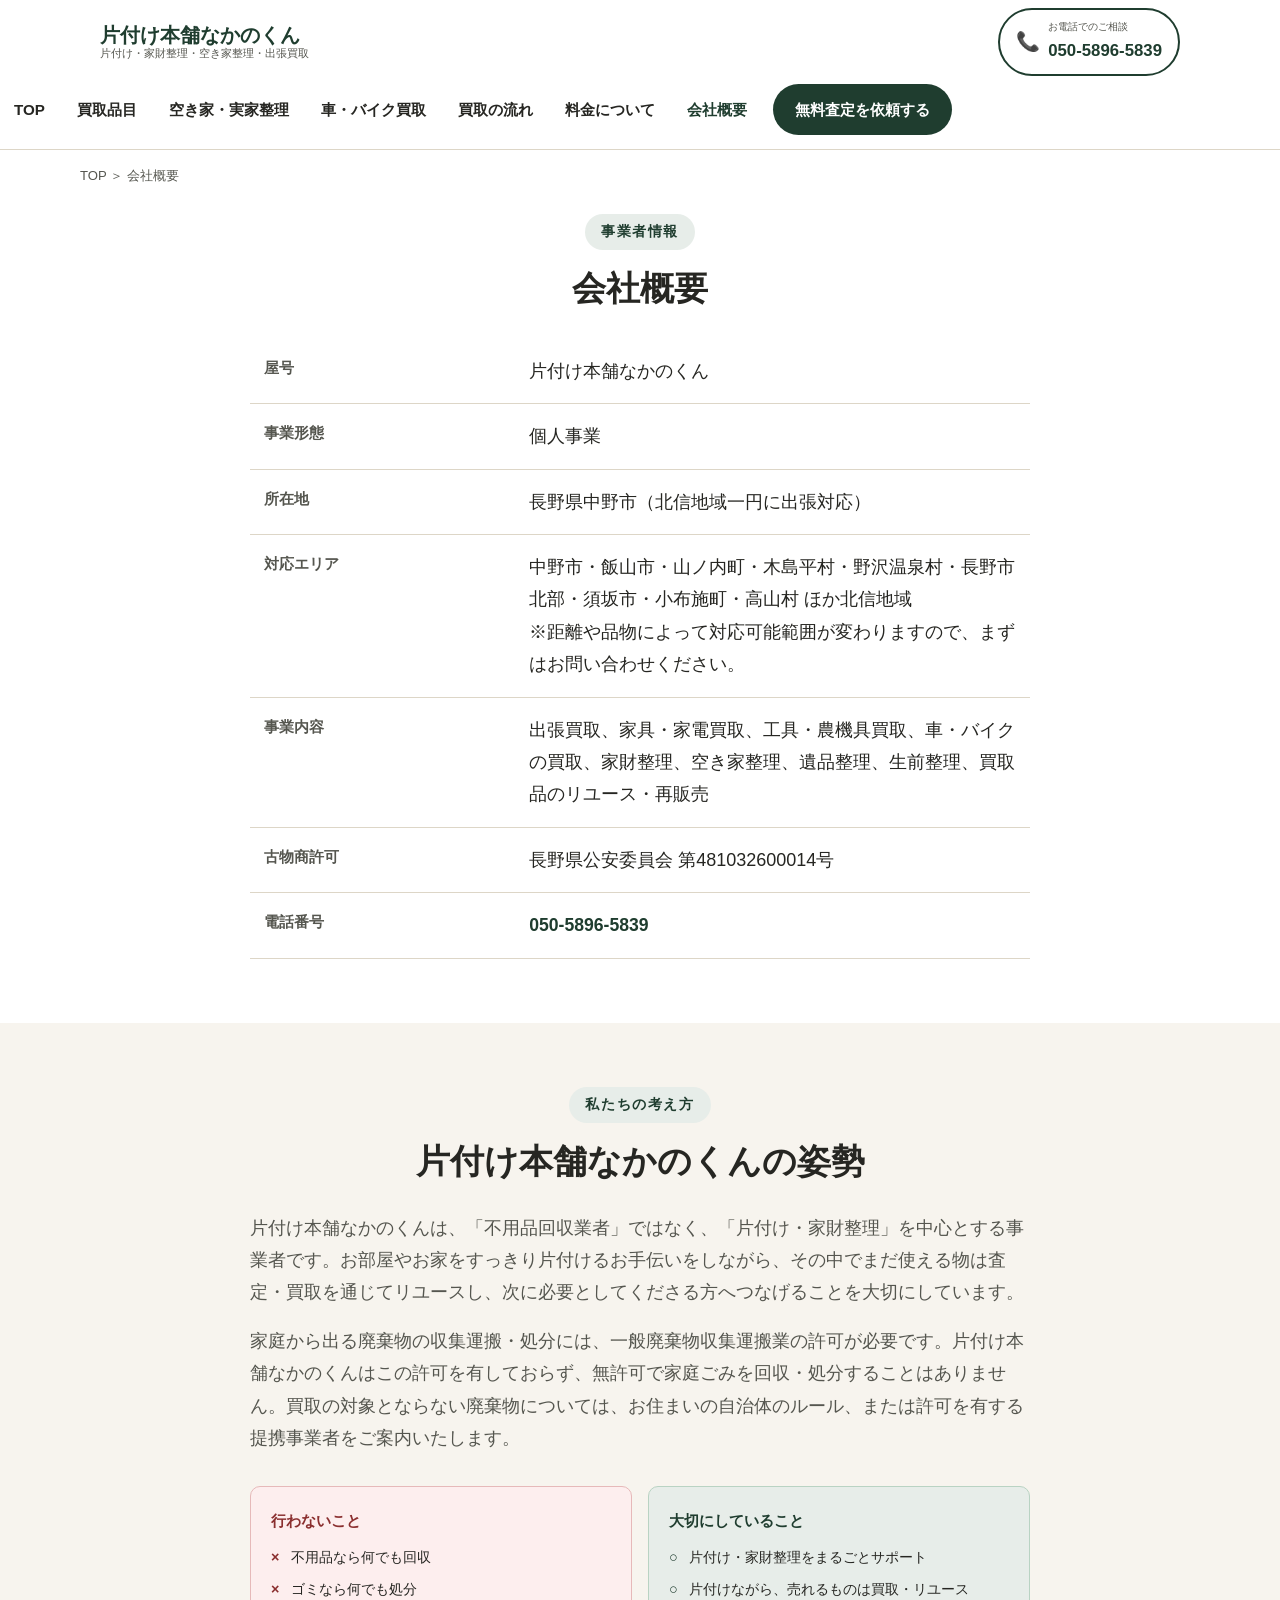
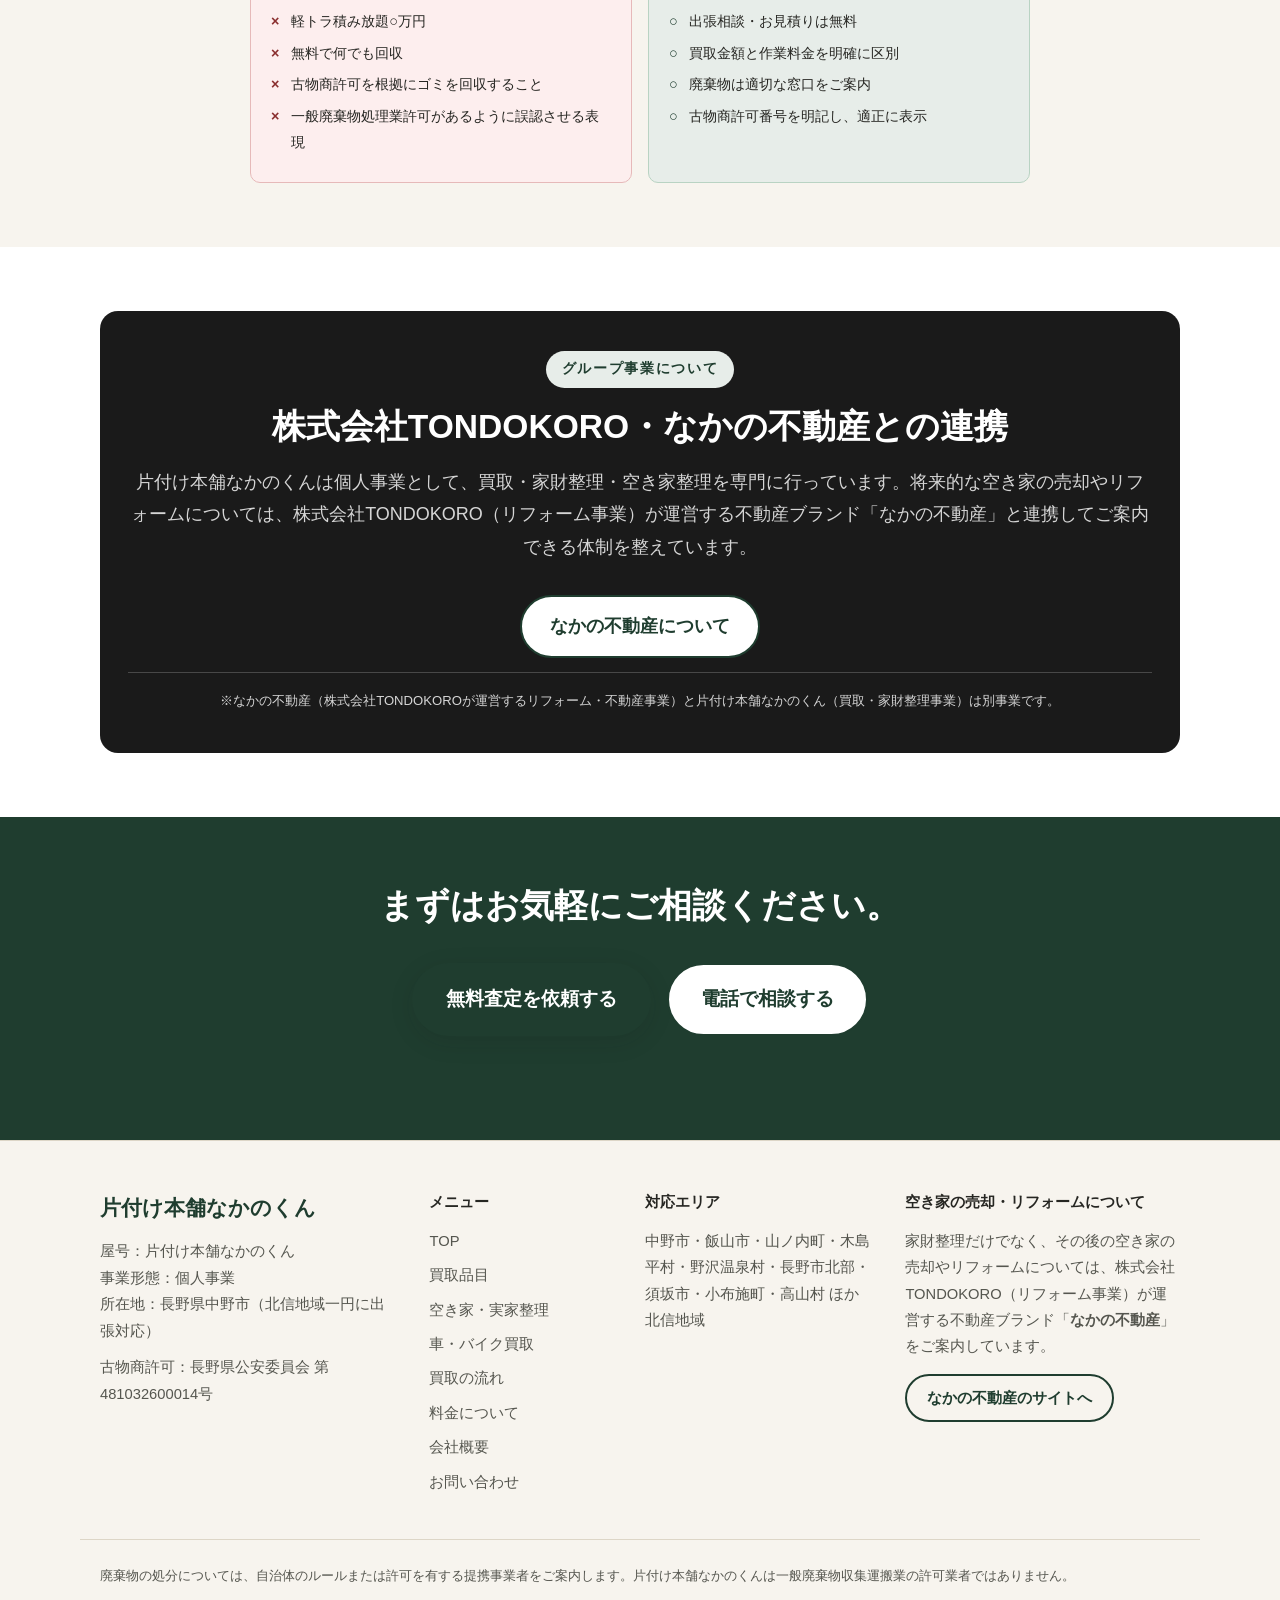
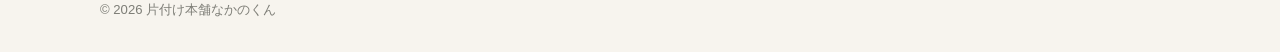
<file: company.html>
<!DOCTYPE html>
<html lang="ja">
<head>
<meta charset="UTF-8">
<meta name="viewport" content="width=device-width, initial-scale=1.0">
<title>会社概要｜片付け本舗なかのくん（中野市・北信地域の出張買取）</title>
<meta name="description" content="片付け本舗なかのくんの事業者情報。屋号・所在地・対応エリア・古物商許可について掲載しています。中野市を拠点に北信地域で出張買取・家財整理を行っています。">
<link rel="canonical" href="https://kktondokoro-source.github.io/katazuke-honpo-nakano/company.html">
<meta property="og:type" content="website">
<meta property="og:site_name" content="片付け本舗なかのくん">
<meta property="og:title" content="会社概要｜片付け本舗なかのくん">
<meta property="og:description" content="片付け本舗なかのくんの事業者情報・対応方針をご紹介します。">
<meta property="og:image" content="https://kktondokoro-source.github.io/katazuke-honpo-nakano/images/ogp.jpg">
<meta property="og:url" content="https://kktondokoro-source.github.io/katazuke-honpo-nakano/company.html">
<meta property="og:locale" content="ja_JP">
<meta name="twitter:card" content="summary_large_image">
<link rel="stylesheet" href="css/style.css">
<script type="application/ld+json">
{
  "@context": "https://schema.org",
  "@type": "BreadcrumbList",
  "itemListElement": [
    {"@type":"ListItem","position":1,"name":"TOP","item":"https://kktondokoro-source.github.io/katazuke-honpo-nakano/index.html"},
    {"@type":"ListItem","position":2,"name":"会社概要","item":"https://kktondokoro-source.github.io/katazuke-honpo-nakano/company.html"}
  ]
}
</script>
</head>
<body>
<a class="sr-only" href="#main">本文へスキップ</a>

<header class="site-header">
  <div class="header-inner container">
    <a href="index.html" class="logo">
      <span class="logo-main">片付け本舗なかのくん</span>
      <span class="logo-sub">片付け・家財整理・空き家整理・出張買取</span>
    </a>
    <a class="header-tel" href="tel:05058965839">
      <span class="tel-icon" aria-hidden="true">📞</span>
      <span class="tel-text"><span class="tel-label">お電話でのご相談</span><span class="tel-number">050-5896-5839</span></span>
    </a>
    <button class="nav-toggle" aria-label="メニューを開く" aria-expanded="false" aria-controls="siteNav">
      <span></span><span></span><span></span>
    </button>
  </div>
  <nav class="site-nav" id="siteNav">
    <ul>
      <li><a href="index.html">TOP</a></li>
      <li><a href="buyback-items.html">買取品目</a></li>
      <li><a href="akiya.html">空き家・実家整理</a></li>
      <li><a href="vehicle.html">車・バイク買取</a></li>
      <li><a href="flow.html">買取の流れ</a></li>
      <li><a href="price.html">料金について</a></li>
      <li><a href="company.html">会社概要</a></li>
      <li><a href="contact.html" class="nav-cta">無料査定を依頼する</a></li>
    </ul>
  </nav>
</header>

<main id="main">

  <div class="container breadcrumb">
    <a href="index.html">TOP</a> ＞ 会社概要
  </div>

  <section class="section" style="padding-top:12px;">
    <div class="container" style="max-width:820px;">
      <div class="section-head" style="margin-bottom:24px;">
        <span class="eyebrow">事業者情報</span>
        <h2 class="section-title">会社概要</h2>
      </div>

      <table class="info-table">
        <tr>
          <th>屋号</th>
          <td>片付け本舗なかのくん</td>
        </tr>
        <tr>
          <th>事業形態</th>
          <td>個人事業</td>
        </tr>
        <tr>
          <th>所在地</th>
          <td>長野県中野市（北信地域一円に出張対応）</td>
        </tr>
        <tr>
          <th>対応エリア</th>
          <td>中野市・飯山市・山ノ内町・木島平村・野沢温泉村・長野市北部・須坂市・小布施町・高山村 ほか北信地域<br>
          ※距離や品物によって対応可能範囲が変わりますので、まずはお問い合わせください。</td>
        </tr>
        <tr>
          <th>事業内容</th>
          <td>出張買取、家具・家電買取、工具・農機具買取、車・バイクの買取、家財整理、空き家整理、遺品整理、生前整理、買取品のリユース・再販売</td>
        </tr>
        <tr>
          <th>古物商許可</th>
          <td>長野県公安委員会 第481032600014号</td>
        </tr>
        <tr>
          <th>電話番号</th>
          <td><a href="tel:05058965839" style="font-weight:800;color:var(--color-green);font-size:1.1rem;">050-5896-5839</a></td>
        </tr>
      </table>
    </div>
  </section>

  <section class="section section-alt">
    <div class="container" style="max-width:820px;">
      <div class="section-head" style="margin-bottom:24px;">
        <span class="eyebrow">私たちの考え方</span>
        <h2 class="section-title">片付け本舗なかのくんの姿勢</h2>
      </div>
      <p style="color:var(--color-text-sub);">
        片付け本舗なかのくんは、「不用品回収業者」ではなく、「片付け・家財整理」を中心とする事業者です。お部屋やお家をすっきり片付けるお手伝いをしながら、その中でまだ使える物は査定・買取を通じてリユースし、次に必要としてくださる方へつなげることを大切にしています。
      </p>
      <p style="color:var(--color-text-sub);margin-top:16px;">
        家庭から出る廃棄物の収集運搬・処分には、一般廃棄物収集運搬業の許可が必要です。片付け本舗なかのくんはこの許可を有しておらず、無許可で家庭ごみを回収・処分することはありません。買取の対象とならない廃棄物については、お住まいの自治体のルール、または許可を有する提携事業者をご案内いたします。
      </p>

      <div class="compliance-grid" style="margin-top:32px;">
        <div class="compliance-card no">
          <h3>行わないこと</h3>
          <ul>
            <li>不用品なら何でも回収</li>
            <li>ゴミなら何でも処分</li>
            <li>軽トラ積み放題○万円</li>
            <li>無料で何でも回収</li>
            <li>古物商許可を根拠にゴミを回収すること</li>
            <li>一般廃棄物処理業許可があるように誤認させる表現</li>
          </ul>
        </div>
        <div class="compliance-card yes">
          <h3>大切にしていること</h3>
          <ul>
            <li>片付け・家財整理をまるごとサポート</li>
            <li>片付けながら、売れるものは買取・リユース</li>
            <li>出張相談・お見積りは無料</li>
            <li>買取金額と作業料金を明確に区別</li>
            <li>廃棄物は適切な窓口をご案内</li>
            <li>古物商許可番号を明記し、適正に表示</li>
          </ul>
        </div>
      </div>
    </div>
  </section>

  <section class="section">
    <div class="container">
      <div class="realty-panel">
        <span class="eyebrow">グループ事業について</span>
        <h2 class="section-title">株式会社TONDOKORO・なかの不動産との連携</h2>
        <p>片付け本舗なかのくんは個人事業として、買取・家財整理・空き家整理を専門に行っています。将来的な空き家の売却やリフォームについては、株式会社TONDOKORO（リフォーム事業）が運営する不動産ブランド「なかの不動産」と連携してご案内できる体制を整えています。</p>
        <div class="btn-group" style="justify-content:center">
          <a href="https://tondokoro-fudousan.site/" target="_blank" rel="noopener" class="btn btn-secondary">なかの不動産について</a>
        </div>
        <p class="realty-divider">※なかの不動産（株式会社TONDOKOROが運営するリフォーム・不動産事業）と片付け本舗なかのくん（買取・家財整理事業）は別事業です。</p>
      </div>
    </div>
  </section>

  <section class="section section-dark">
    <div class="container section-head">
      <h2 class="section-title">まずはお気軽にご相談ください。</h2>
      <div class="btn-group" style="justify-content:center">
        <a href="contact.html" class="btn btn-primary btn-lg">無料査定を依頼する</a>
        <a href="tel:05058965839" class="btn btn-secondary btn-lg">電話で相談する</a>
      </div>
    </div>
  </section>

</main>

<footer class="site-footer">
  <div class="container footer-grid">
    <div class="footer-about">
      <p class="footer-logo">片付け本舗なかのくん</p>
      <p>屋号：片付け本舗なかのくん<br>
      事業形態：個人事業<br>
      所在地：長野県中野市（北信地域一円に出張対応）</p>
      <p style="margin-top:10px;">古物商許可：長野県公安委員会 第481032600014号</p>
    </div>
    <div class="footer-links">
      <p class="footer-heading">メニュー</p>
      <ul>
        <li><a href="index.html">TOP</a></li>
        <li><a href="buyback-items.html">買取品目</a></li>
        <li><a href="akiya.html">空き家・実家整理</a></li>
        <li><a href="vehicle.html">車・バイク買取</a></li>
        <li><a href="flow.html">買取の流れ</a></li>
        <li><a href="price.html">料金について</a></li>
        <li><a href="company.html">会社概要</a></li>
        <li><a href="contact.html">お問い合わせ</a></li>
      </ul>
    </div>
    <div class="footer-links">
      <p class="footer-heading">対応エリア</p>
      <p>中野市・飯山市・山ノ内町・木島平村・野沢温泉村・長野市北部・須坂市・小布施町・高山村 ほか北信地域</p>
    </div>
    <div class="footer-partner">
      <p class="footer-heading">空き家の売却・リフォームについて</p>
      <p>家財整理だけでなく、その後の空き家の売却やリフォームについては、株式会社TONDOKORO（リフォーム事業）が運営する不動産ブランド「<strong>なかの不動産</strong>」をご案内しています。</p>
      <a href="https://tondokoro-fudousan.site/" class="btn btn-outline" target="_blank" rel="noopener">なかの不動産のサイトへ</a>
    </div>
  </div>
  <div class="footer-bottom container">
    <p>廃棄物の処分については、自治体のルールまたは許可を有する提携事業者をご案内します。片付け本舗なかのくんは一般廃棄物収集運搬業の許可業者ではありません。</p>
    <p class="copyright">&copy; 2026 片付け本舗なかのくん</p>
  </div>
</footer>

<div class="fixed-cta">
  <a href="tel:05058965839" class="fixed-cta-btn fixed-cta-tel"><span aria-hidden="true">📞</span>電話で相談</a>
  <a href="contact.html" class="fixed-cta-btn fixed-cta-form"><span aria-hidden="true">📝</span>無料査定を依頼</a>
</div>

<script src="js/main.js"></script>
</body>
</html>
</file>
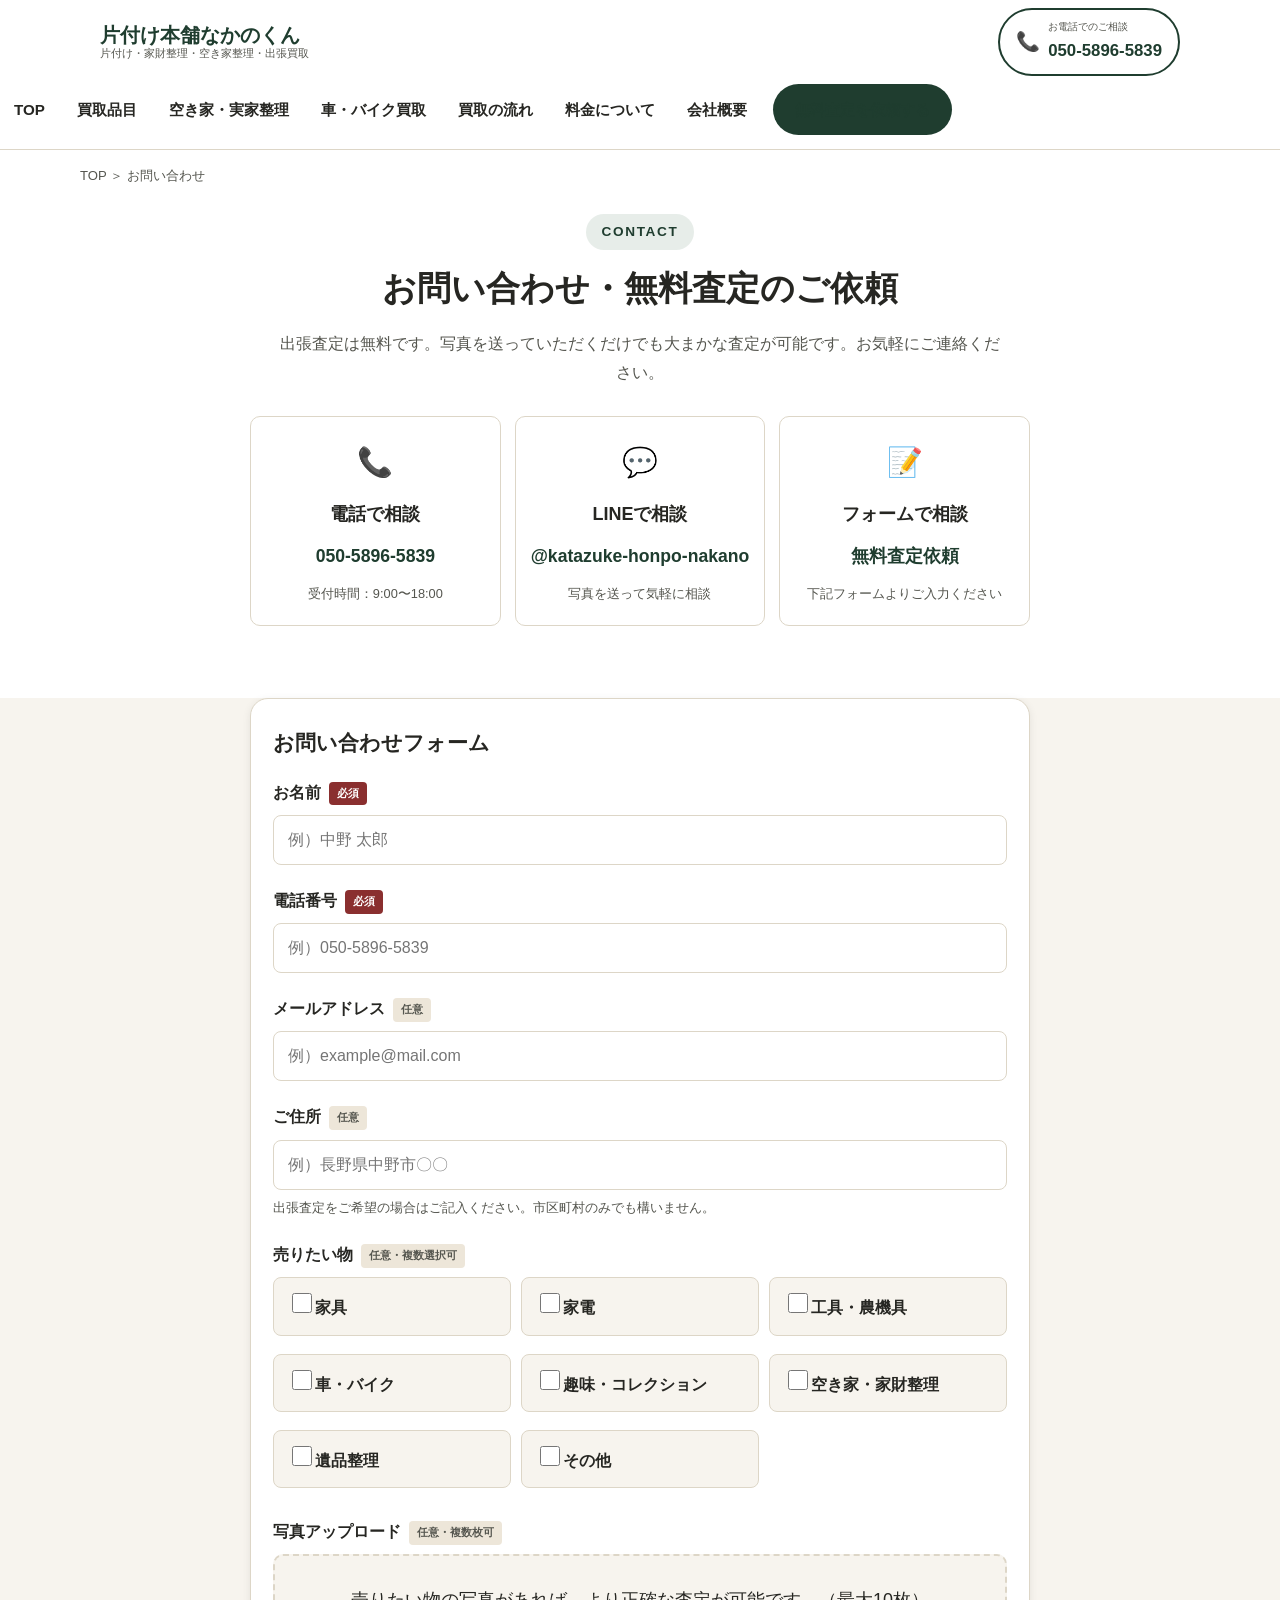
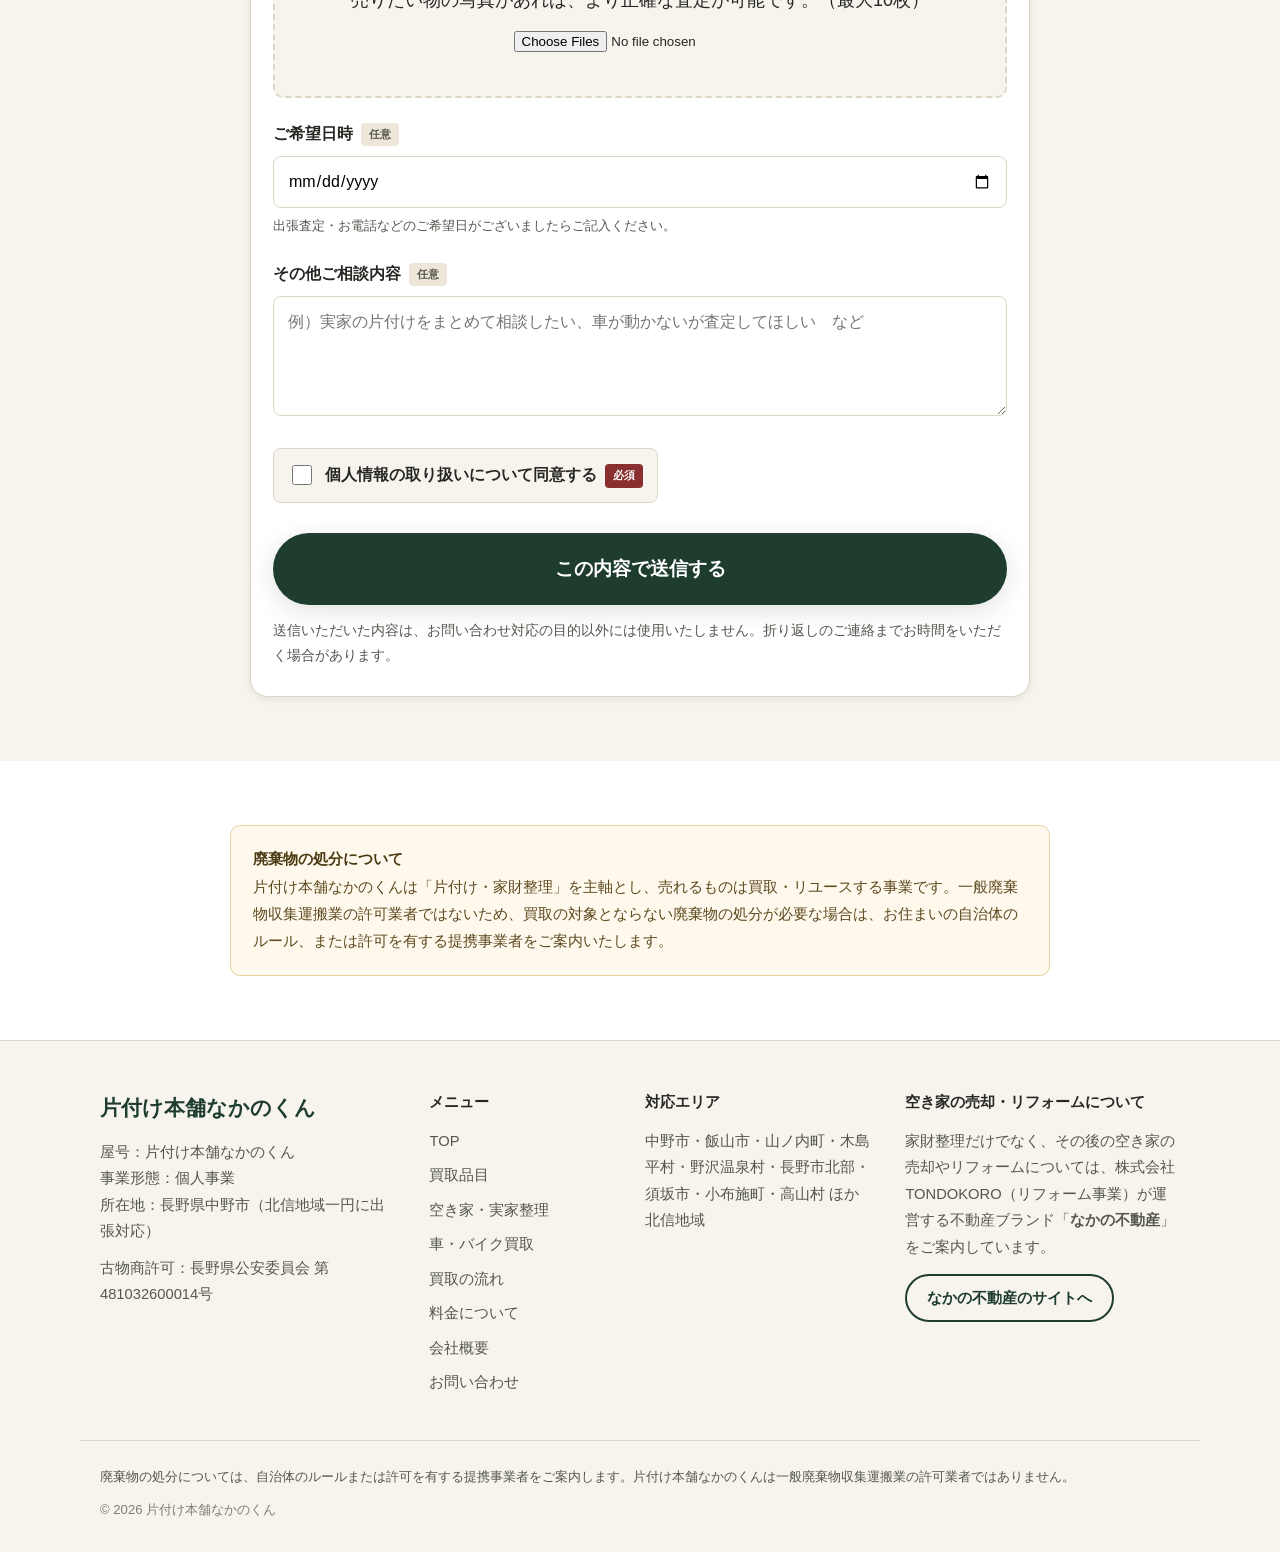
<file: contact.html>
<!DOCTYPE html>
<html lang="ja">
<head>
<meta charset="UTF-8">
<meta name="viewport" content="width=device-width, initial-scale=1.0">
<title>お問い合わせ・無料査定依頼｜片付け本舗なかのくん（中野市・北信地域の出張買取）</title>
<meta name="description" content="片付け本舗なかのくんへのお問い合わせ・無料査定のご依頼はこちらから。電話・LINE・フォームからご連絡いただけます。写真を複数枚アップロードしての査定依頼も可能です。中野市・北信地域対応。">
<link rel="canonical" href="https://kktondokoro-source.github.io/katazuke-honpo-nakano/contact.html">
<meta property="og:type" content="website">
<meta property="og:site_name" content="片付け本舗なかのくん">
<meta property="og:title" content="お問い合わせ・無料査定依頼｜片付け本舗なかのくん">
<meta property="og:description" content="電話・LINE・フォームから無料査定を依頼できます。">
<meta property="og:image" content="https://kktondokoro-source.github.io/katazuke-honpo-nakano/images/ogp.jpg">
<meta property="og:url" content="https://kktondokoro-source.github.io/katazuke-honpo-nakano/contact.html">
<meta property="og:locale" content="ja_JP">
<meta name="twitter:card" content="summary_large_image">
<link rel="stylesheet" href="css/style.css">
<script type="application/ld+json">
{
  "@context": "https://schema.org",
  "@type": "BreadcrumbList",
  "itemListElement": [
    {"@type":"ListItem","position":1,"name":"TOP","item":"https://kktondokoro-source.github.io/katazuke-honpo-nakano/index.html"},
    {"@type":"ListItem","position":2,"name":"お問い合わせ","item":"https://kktondokoro-source.github.io/katazuke-honpo-nakano/contact.html"}
  ]
}
</script>
</head>
<body>
<a class="sr-only" href="#main">本文へスキップ</a>

<header class="site-header">
  <div class="header-inner container">
    <a href="index.html" class="logo">
      <span class="logo-main">片付け本舗なかのくん</span>
      <span class="logo-sub">片付け・家財整理・空き家整理・出張買取</span>
    </a>
    <a class="header-tel" href="tel:05058965839">
      <span class="tel-icon" aria-hidden="true">📞</span>
      <span class="tel-text"><span class="tel-label">お電話でのご相談</span><span class="tel-number">050-5896-5839</span></span>
    </a>
    <button class="nav-toggle" aria-label="メニューを開く" aria-expanded="false" aria-controls="siteNav">
      <span></span><span></span><span></span>
    </button>
  </div>
  <nav class="site-nav" id="siteNav">
    <ul>
      <li><a href="index.html">TOP</a></li>
      <li><a href="buyback-items.html">買取品目</a></li>
      <li><a href="akiya.html">空き家・実家整理</a></li>
      <li><a href="vehicle.html">車・バイク買取</a></li>
      <li><a href="flow.html">買取の流れ</a></li>
      <li><a href="price.html">料金について</a></li>
      <li><a href="company.html">会社概要</a></li>
      <li><a href="contact.html" class="nav-cta">無料査定を依頼する</a></li>
    </ul>
  </nav>
</header>

<main id="main">

  <div class="container breadcrumb">
    <a href="index.html">TOP</a> ＞ お問い合わせ
  </div>

  <section class="section" style="padding-top:12px;">
    <div class="container" style="max-width:820px;">
      <div class="section-head" style="margin-bottom:8px;">
        <span class="eyebrow">CONTACT</span>
        <h1 class="section-title">お問い合わせ・無料査定のご依頼</h1>
        <p class="section-lead">出張査定は無料です。写真を送っていただくだけでも大まかな査定が可能です。お気軽にご連絡ください。</p>
      </div>

      <div class="contact-methods">
        <a href="tel:05058965839" class="contact-method">
          <span class="icon" aria-hidden="true">📞</span>
          <span>電話で相談</span>
          <span class="num">050-5896-5839</span>
          <span class="desc">受付時間：9:00〜18:00</span>
        </a>
        <!-- TODO: 実際のLINE公式アカウントのURLに差し替えてください -->
        <a href="https://line.me/R/ti/p/@katazuke-honpo-nakano" target="_blank" rel="noopener" class="contact-method">
          <span class="icon" aria-hidden="true">💬</span>
          <span>LINEで相談</span>
          <span class="num">@katazuke-honpo-nakano</span>
          <span class="desc">写真を送って気軽に相談</span>
        </a>
        <a href="#contactForm" class="contact-method">
          <span class="icon" aria-hidden="true">📝</span>
          <span>フォームで相談</span>
          <span class="num">無料査定依頼</span>
          <span class="desc">下記フォームよりご入力ください</span>
        </a>
      </div>
    </div>
  </section>

  <section class="section section-alt" style="padding-top:0;">
    <div class="container" style="max-width:820px;">
      <div class="form-card">
        <h2 class="section-title" style="font-size:1.3rem;margin-bottom:20px;" id="contactFormTitle">お問い合わせフォーム</h2>

        <p id="formErrorMsg" hidden style="background:#fdeeee;border:1px solid #e6b9b9;color:var(--color-danger);padding:14px 16px;border-radius:8px;margin-bottom:20px;font-weight:700;">
          入力に不備がある項目があります。赤枠の項目をご確認ください。
        </p>

        <!-- TODO: 送信先エンドポイントは、WordPress移行時にフォーム処理プラグイン（お問い合わせフォーム7等）やAPIに接続してください -->
        <form id="contactForm" action="#" method="post" enctype="multipart/form-data" novalidate>

          <div class="form-row">
            <label for="name">お名前<span class="required-badge">必須</span></label>
            <input type="text" id="name" name="name" placeholder="例）中野 太郎" required autocomplete="name">
          </div>

          <div class="form-row">
            <label for="tel">電話番号<span class="required-badge">必須</span></label>
            <input type="tel" id="tel" name="tel" placeholder="例）050-5896-5839" required autocomplete="tel">
          </div>

          <div class="form-row">
            <label for="email">メールアドレス<span class="optional-badge">任意</span></label>
            <input type="email" id="email" name="email" placeholder="例）example@mail.com" autocomplete="email">
          </div>

          <div class="form-row">
            <label for="address">ご住所<span class="optional-badge">任意</span></label>
            <input type="text" id="address" name="address" placeholder="例）長野県中野市〇〇" autocomplete="address-line1">
            <p class="form-hint">出張査定をご希望の場合はご記入ください。市区町村のみでも構いません。</p>
          </div>

          <div class="form-row">
            <label>売りたい物<span class="optional-badge">任意・複数選択可</span></label>
            <div class="checkbox-grid">
              <label class="checkbox-item"><input type="checkbox" name="items[]" value="家具">家具</label>
              <label class="checkbox-item"><input type="checkbox" name="items[]" value="家電">家電</label>
              <label class="checkbox-item"><input type="checkbox" name="items[]" value="工具・農機具">工具・農機具</label>
              <label class="checkbox-item"><input type="checkbox" name="items[]" value="車・バイク">車・バイク</label>
              <label class="checkbox-item"><input type="checkbox" name="items[]" value="趣味・コレクション">趣味・コレクション</label>
              <label class="checkbox-item"><input type="checkbox" name="items[]" value="空き家・家財整理">空き家・家財整理</label>
              <label class="checkbox-item"><input type="checkbox" name="items[]" value="遺品整理">遺品整理</label>
              <label class="checkbox-item"><input type="checkbox" name="items[]" value="その他">その他</label>
            </div>
          </div>

          <div class="form-row">
            <label for="photos">写真アップロード<span class="optional-badge">任意・複数枚可</span></label>
            <div class="upload-box">
              <p>売りたい物の写真があれば、より正確な査定が可能です。（最大10枚）</p>
              <input type="file" id="photos" name="photos[]" accept="image/*" multiple>
              <div class="upload-preview" id="uploadPreview"></div>
            </div>
          </div>

          <div class="form-row">
            <label for="date">ご希望日時<span class="optional-badge">任意</span></label>
            <input type="date" id="date" name="preferred_date">
            <p class="form-hint">出張査定・お電話などのご希望日がございましたらご記入ください。</p>
          </div>

          <div class="form-row">
            <label for="message">その他ご相談内容<span class="optional-badge">任意</span></label>
            <textarea id="message" name="message" placeholder="例）実家の片付けをまとめて相談したい、車が動かないが査定してほしい　など"></textarea>
          </div>

          <div class="form-row">
            <label class="checkbox-item" style="display:inline-flex;">
              <input type="checkbox" name="agree" required>
              <span>個人情報の取り扱いについて同意する<span class="required-badge">必須</span></span>
            </label>
          </div>

          <button type="submit" class="btn btn-primary btn-lg btn-block">この内容で送信する</button>
          <p class="form-submit-note">送信いただいた内容は、お問い合わせ対応の目的以外には使用いたしません。折り返しのご連絡までお時間をいただく場合があります。</p>
        </form>
      </div>
    </div>
  </section>

  <section class="section">
    <div class="container">
      <div class="notice-box" style="max-width:820px;margin:0 auto;">
        <strong>廃棄物の処分について</strong><br>
        片付け本舗なかのくんは「片付け・家財整理」を主軸とし、売れるものは買取・リユースする事業です。一般廃棄物収集運搬業の許可業者ではないため、買取の対象とならない廃棄物の処分が必要な場合は、お住まいの自治体のルール、または許可を有する提携事業者をご案内いたします。
      </div>
    </div>
  </section>

</main>

<footer class="site-footer">
  <div class="container footer-grid">
    <div class="footer-about">
      <p class="footer-logo">片付け本舗なかのくん</p>
      <p>屋号：片付け本舗なかのくん<br>
      事業形態：個人事業<br>
      所在地：長野県中野市（北信地域一円に出張対応）</p>
      <p style="margin-top:10px;">古物商許可：長野県公安委員会 第481032600014号</p>
    </div>
    <div class="footer-links">
      <p class="footer-heading">メニュー</p>
      <ul>
        <li><a href="index.html">TOP</a></li>
        <li><a href="buyback-items.html">買取品目</a></li>
        <li><a href="akiya.html">空き家・実家整理</a></li>
        <li><a href="vehicle.html">車・バイク買取</a></li>
        <li><a href="flow.html">買取の流れ</a></li>
        <li><a href="price.html">料金について</a></li>
        <li><a href="company.html">会社概要</a></li>
        <li><a href="contact.html">お問い合わせ</a></li>
      </ul>
    </div>
    <div class="footer-links">
      <p class="footer-heading">対応エリア</p>
      <p>中野市・飯山市・山ノ内町・木島平村・野沢温泉村・長野市北部・須坂市・小布施町・高山村 ほか北信地域</p>
    </div>
    <div class="footer-partner">
      <p class="footer-heading">空き家の売却・リフォームについて</p>
      <p>家財整理だけでなく、その後の空き家の売却やリフォームについては、株式会社TONDOKORO（リフォーム事業）が運営する不動産ブランド「<strong>なかの不動産</strong>」をご案内しています。</p>
      <a href="https://tondokoro-fudousan.site/" class="btn btn-outline" target="_blank" rel="noopener">なかの不動産のサイトへ</a>
    </div>
  </div>
  <div class="footer-bottom container">
    <p>廃棄物の処分については、自治体のルールまたは許可を有する提携事業者をご案内します。片付け本舗なかのくんは一般廃棄物収集運搬業の許可業者ではありません。</p>
    <p class="copyright">&copy; 2026 片付け本舗なかのくん</p>
  </div>
</footer>

<div class="fixed-cta">
  <a href="tel:05058965839" class="fixed-cta-btn fixed-cta-tel"><span aria-hidden="true">📞</span>電話で相談</a>
  <a href="#contactForm" class="fixed-cta-btn fixed-cta-form"><span aria-hidden="true">📝</span>フォームで依頼</a>
</div>

<script src="js/main.js"></script>
</body>
</html>
</file>
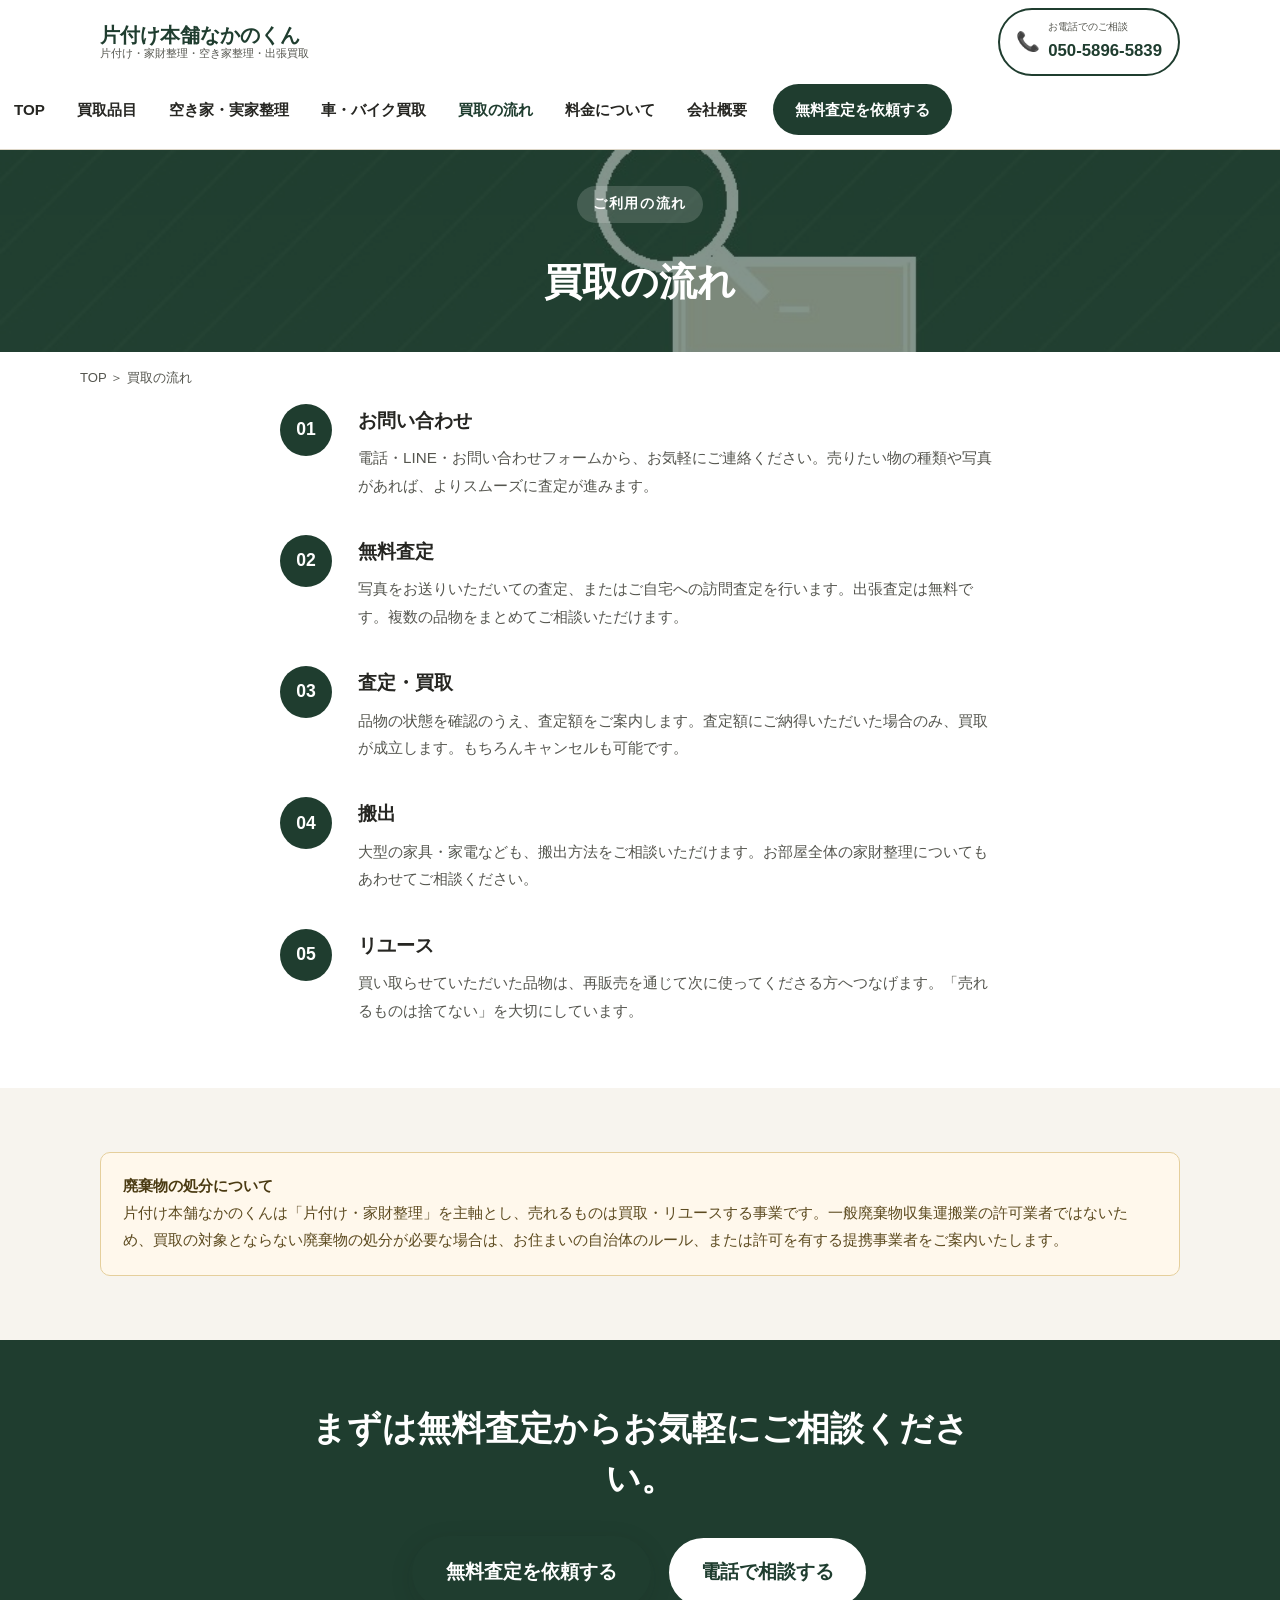
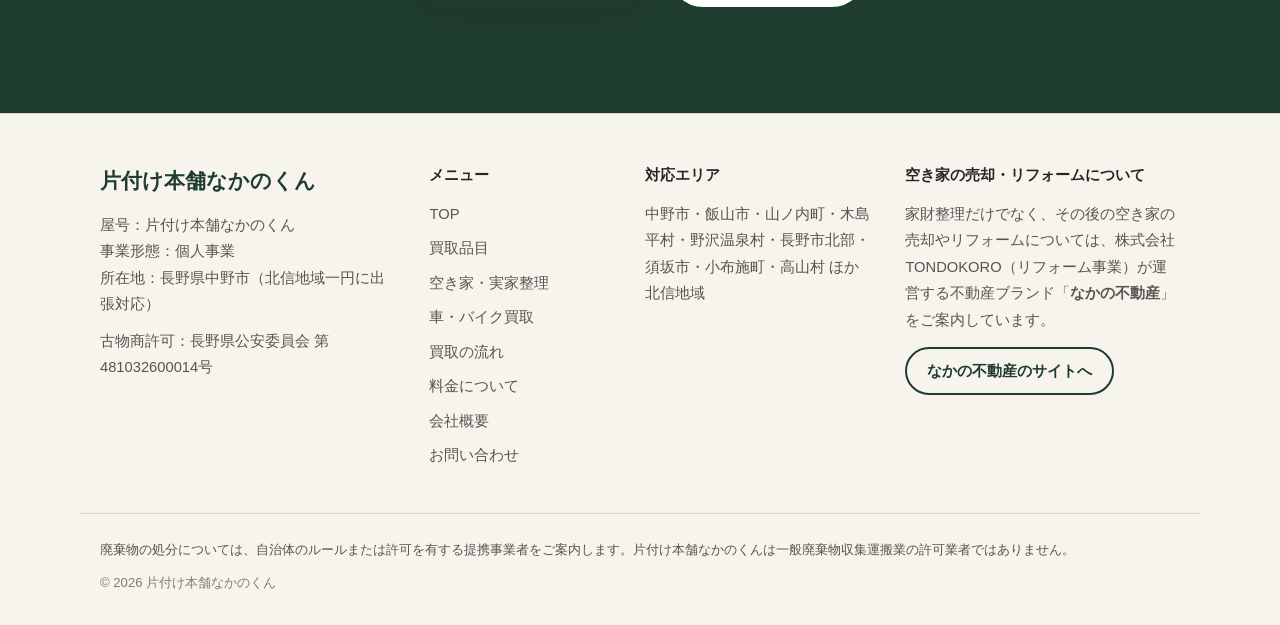
<file: flow.html>
<!DOCTYPE html>
<html lang="ja">
<head>
<meta charset="UTF-8">
<meta name="viewport" content="width=device-width, initial-scale=1.0">
<title>買取の流れ｜片付け本舗なかのくん（中野市・北信地域の出張買取）</title>
<meta name="description" content="片付け本舗なかのくんの買取の流れをご紹介。お問い合わせから無料査定、査定・買取、搬出、そしてリユースまでの5ステップ。中野市・飯山市・山ノ内町など北信地域で出張対応します。">
<link rel="canonical" href="https://kktondokoro-source.github.io/katazuke-honpo-nakano/flow.html">
<meta property="og:type" content="website">
<meta property="og:site_name" content="片付け本舗なかのくん">
<meta property="og:title" content="買取の流れ｜片付け本舗なかのくん">
<meta property="og:description" content="お問い合わせから無料査定、買取、搬出、リユースまでの流れをご紹介します。">
<meta property="og:image" content="https://kktondokoro-source.github.io/katazuke-honpo-nakano/images/ogp.jpg">
<meta property="og:url" content="https://kktondokoro-source.github.io/katazuke-honpo-nakano/flow.html">
<meta property="og:locale" content="ja_JP">
<meta name="twitter:card" content="summary_large_image">
<link rel="stylesheet" href="css/style.css">
<script type="application/ld+json">
{
  "@context": "https://schema.org",
  "@type": "BreadcrumbList",
  "itemListElement": [
    {"@type":"ListItem","position":1,"name":"TOP","item":"https://kktondokoro-source.github.io/katazuke-honpo-nakano/index.html"},
    {"@type":"ListItem","position":2,"name":"買取の流れ","item":"https://kktondokoro-source.github.io/katazuke-honpo-nakano/flow.html"}
  ]
}
</script>
</head>
<body>
<a class="sr-only" href="#main">本文へスキップ</a>

<header class="site-header">
  <div class="header-inner container">
    <a href="index.html" class="logo">
      <span class="logo-main">片付け本舗なかのくん</span>
      <span class="logo-sub">片付け・家財整理・空き家整理・出張買取</span>
    </a>
    <a class="header-tel" href="tel:05058965839">
      <span class="tel-icon" aria-hidden="true">📞</span>
      <span class="tel-text"><span class="tel-label">お電話でのご相談</span><span class="tel-number">050-5896-5839</span></span>
    </a>
    <button class="nav-toggle" aria-label="メニューを開く" aria-expanded="false" aria-controls="siteNav">
      <span></span><span></span><span></span>
    </button>
  </div>
  <nav class="site-nav" id="siteNav">
    <ul>
      <li><a href="index.html">TOP</a></li>
      <li><a href="buyback-items.html">買取品目</a></li>
      <li><a href="akiya.html">空き家・実家整理</a></li>
      <li><a href="vehicle.html">車・バイク買取</a></li>
      <li><a href="flow.html">買取の流れ</a></li>
      <li><a href="price.html">料金について</a></li>
      <li><a href="company.html">会社概要</a></li>
      <li><a href="contact.html" class="nav-cta">無料査定を依頼する</a></li>
    </ul>
  </nav>
</header>

<main id="main">

  <section class="page-hero">
    <img src="images/staff-appraisal.jpg" alt="査定の様子（準備中のイメージ画像）">
    <div class="page-hero-content">
      <span class="eyebrow">ご利用の流れ</span>
      <h1 class="page-hero-title">買取の流れ</h1>
    </div>
  </section>

  <div class="container breadcrumb">
    <a href="index.html">TOP</a> ＞ 買取の流れ
  </div>

  <section class="section" style="padding-top:0;">
    <div class="container" style="max-width:760px;">

      <div class="flow-step" style="margin-bottom:36px;">
        <div class="step-num">01</div>
        <p class="step-title" style="font-size:1.2rem;">お問い合わせ</p>
        <p class="step-text">電話・LINE・お問い合わせフォームから、お気軽にご連絡ください。売りたい物の種類や写真があれば、よりスムーズに査定が進みます。</p>
      </div>

      <div class="flow-step" style="margin-bottom:36px;">
        <div class="step-num">02</div>
        <p class="step-title" style="font-size:1.2rem;">無料査定</p>
        <p class="step-text">写真をお送りいただいての査定、またはご自宅への訪問査定を行います。出張査定は無料です。複数の品物をまとめてご相談いただけます。</p>
      </div>

      <div class="flow-step" style="margin-bottom:36px;">
        <div class="step-num">03</div>
        <p class="step-title" style="font-size:1.2rem;">査定・買取</p>
        <p class="step-text">品物の状態を確認のうえ、査定額をご案内します。査定額にご納得いただいた場合のみ、買取が成立します。もちろんキャンセルも可能です。</p>
      </div>

      <div class="flow-step" style="margin-bottom:36px;">
        <div class="step-num">04</div>
        <p class="step-title" style="font-size:1.2rem;">搬出</p>
        <p class="step-text">大型の家具・家電なども、搬出方法をご相談いただけます。お部屋全体の家財整理についてもあわせてご相談ください。</p>
      </div>

      <div class="flow-step">
        <div class="step-num">05</div>
        <p class="step-title" style="font-size:1.2rem;">リユース</p>
        <p class="step-text">買い取らせていただいた品物は、再販売を通じて次に使ってくださる方へつなげます。「売れるものは捨てない」を大切にしています。</p>
      </div>

    </div>
  </section>

  <section class="section section-alt">
    <div class="container">
      <div class="notice-box">
        <strong>廃棄物の処分について</strong><br>
        片付け本舗なかのくんは「片付け・家財整理」を主軸とし、売れるものは買取・リユースする事業です。一般廃棄物収集運搬業の許可業者ではないため、買取の対象とならない廃棄物の処分が必要な場合は、お住まいの自治体のルール、または許可を有する提携事業者をご案内いたします。
      </div>
    </div>
  </section>

  <section class="section section-dark">
    <div class="container section-head">
      <h2 class="section-title">まずは無料査定からお気軽にご相談ください。</h2>
      <div class="btn-group" style="justify-content:center">
        <a href="contact.html" class="btn btn-primary btn-lg">無料査定を依頼する</a>
        <a href="tel:05058965839" class="btn btn-secondary btn-lg">電話で相談する</a>
      </div>
    </div>
  </section>

</main>

<footer class="site-footer">
  <div class="container footer-grid">
    <div class="footer-about">
      <p class="footer-logo">片付け本舗なかのくん</p>
      <p>屋号：片付け本舗なかのくん<br>
      事業形態：個人事業<br>
      所在地：長野県中野市（北信地域一円に出張対応）</p>
      <p style="margin-top:10px;">古物商許可：長野県公安委員会 第481032600014号</p>
    </div>
    <div class="footer-links">
      <p class="footer-heading">メニュー</p>
      <ul>
        <li><a href="index.html">TOP</a></li>
        <li><a href="buyback-items.html">買取品目</a></li>
        <li><a href="akiya.html">空き家・実家整理</a></li>
        <li><a href="vehicle.html">車・バイク買取</a></li>
        <li><a href="flow.html">買取の流れ</a></li>
        <li><a href="price.html">料金について</a></li>
        <li><a href="company.html">会社概要</a></li>
        <li><a href="contact.html">お問い合わせ</a></li>
      </ul>
    </div>
    <div class="footer-links">
      <p class="footer-heading">対応エリア</p>
      <p>中野市・飯山市・山ノ内町・木島平村・野沢温泉村・長野市北部・須坂市・小布施町・高山村 ほか北信地域</p>
    </div>
    <div class="footer-partner">
      <p class="footer-heading">空き家の売却・リフォームについて</p>
      <p>家財整理だけでなく、その後の空き家の売却やリフォームについては、株式会社TONDOKORO（リフォーム事業）が運営する不動産ブランド「<strong>なかの不動産</strong>」をご案内しています。</p>
      <a href="https://tondokoro-fudousan.site/" class="btn btn-outline" target="_blank" rel="noopener">なかの不動産のサイトへ</a>
    </div>
  </div>
  <div class="footer-bottom container">
    <p>廃棄物の処分については、自治体のルールまたは許可を有する提携事業者をご案内します。片付け本舗なかのくんは一般廃棄物収集運搬業の許可業者ではありません。</p>
    <p class="copyright">&copy; 2026 片付け本舗なかのくん</p>
  </div>
</footer>

<div class="fixed-cta">
  <a href="tel:05058965839" class="fixed-cta-btn fixed-cta-tel"><span aria-hidden="true">📞</span>電話で相談</a>
  <a href="contact.html" class="fixed-cta-btn fixed-cta-form"><span aria-hidden="true">📝</span>無料査定を依頼</a>
</div>

<script src="js/main.js"></script>
</body>
</html>
</file>
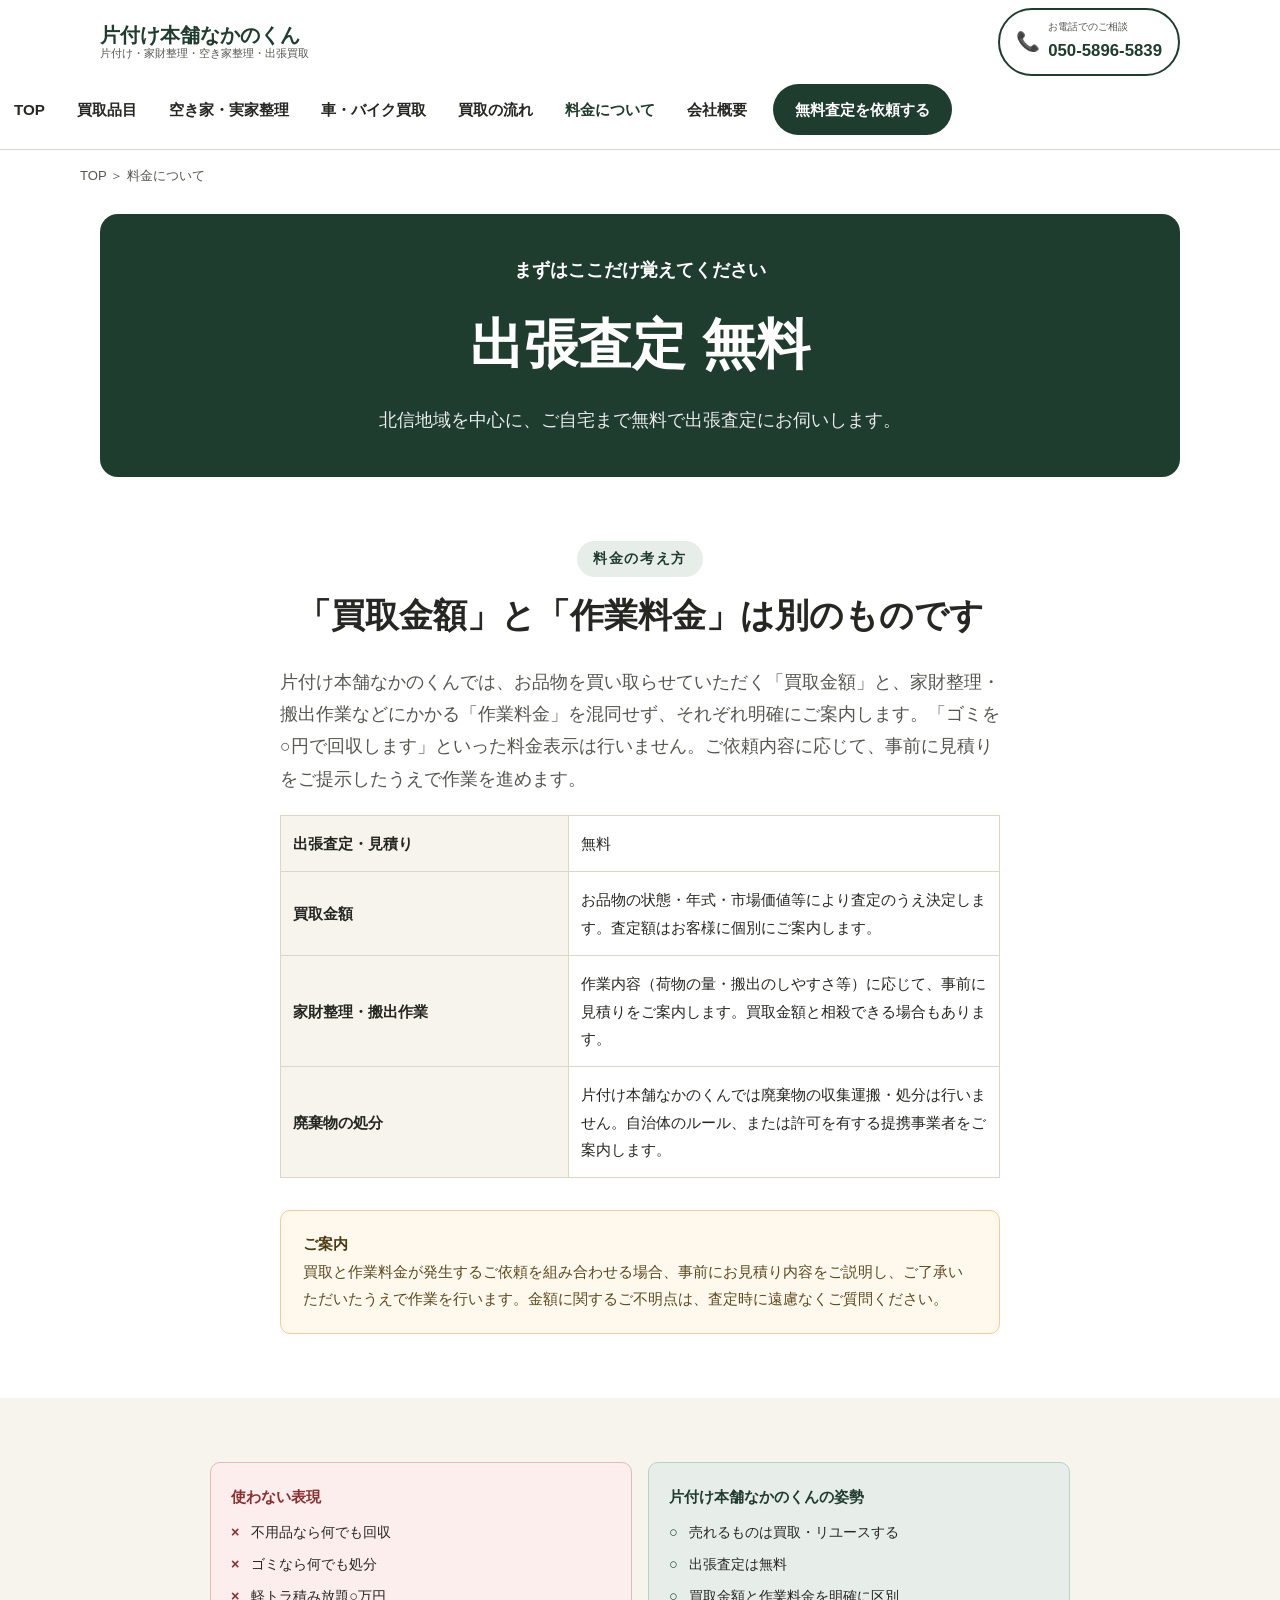
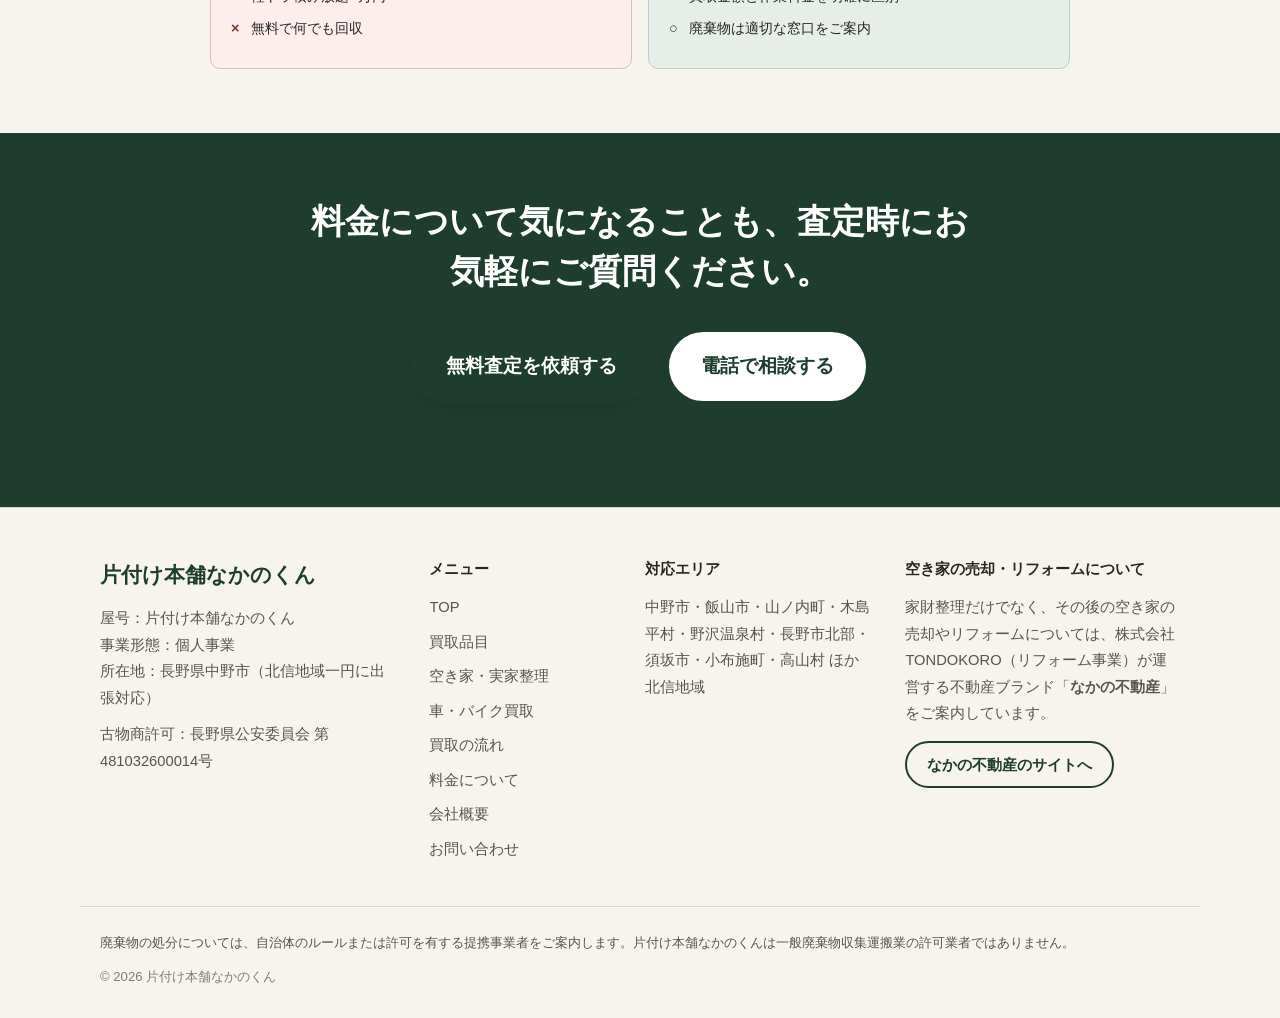
<file: price.html>
<!DOCTYPE html>
<html lang="ja">
<head>
<meta charset="UTF-8">
<meta name="viewport" content="width=device-width, initial-scale=1.0">
<title>料金について｜片付け本舗なかのくん（出張査定無料・中野市・北信地域）</title>
<meta name="description" content="片付け本舗なかのくんの出張査定は無料です。買取金額と、家財整理・搬出作業の料金を明確に区別してご案内します。中野市・飯山市・山ノ内町など北信地域対応。">
<link rel="canonical" href="https://kktondokoro-source.github.io/katazuke-honpo-nakano/price.html">
<meta property="og:type" content="website">
<meta property="og:site_name" content="片付け本舗なかのくん">
<meta property="og:title" content="料金について｜片付け本舗なかのくん">
<meta property="og:description" content="出張査定無料。買取金額と作業料金を明確にご案内します。">
<meta property="og:image" content="https://kktondokoro-source.github.io/katazuke-honpo-nakano/images/ogp.jpg">
<meta property="og:url" content="https://kktondokoro-source.github.io/katazuke-honpo-nakano/price.html">
<meta property="og:locale" content="ja_JP">
<meta name="twitter:card" content="summary_large_image">
<link rel="stylesheet" href="css/style.css">
<script type="application/ld+json">
{
  "@context": "https://schema.org",
  "@type": "BreadcrumbList",
  "itemListElement": [
    {"@type":"ListItem","position":1,"name":"TOP","item":"https://kktondokoro-source.github.io/katazuke-honpo-nakano/index.html"},
    {"@type":"ListItem","position":2,"name":"料金について","item":"https://kktondokoro-source.github.io/katazuke-honpo-nakano/price.html"}
  ]
}
</script>
</head>
<body>
<a class="sr-only" href="#main">本文へスキップ</a>

<header class="site-header">
  <div class="header-inner container">
    <a href="index.html" class="logo">
      <span class="logo-main">片付け本舗なかのくん</span>
      <span class="logo-sub">片付け・家財整理・空き家整理・出張買取</span>
    </a>
    <a class="header-tel" href="tel:05058965839">
      <span class="tel-icon" aria-hidden="true">📞</span>
      <span class="tel-text"><span class="tel-label">お電話でのご相談</span><span class="tel-number">050-5896-5839</span></span>
    </a>
    <button class="nav-toggle" aria-label="メニューを開く" aria-expanded="false" aria-controls="siteNav">
      <span></span><span></span><span></span>
    </button>
  </div>
  <nav class="site-nav" id="siteNav">
    <ul>
      <li><a href="index.html">TOP</a></li>
      <li><a href="buyback-items.html">買取品目</a></li>
      <li><a href="akiya.html">空き家・実家整理</a></li>
      <li><a href="vehicle.html">車・バイク買取</a></li>
      <li><a href="flow.html">買取の流れ</a></li>
      <li><a href="price.html">料金について</a></li>
      <li><a href="company.html">会社概要</a></li>
      <li><a href="contact.html" class="nav-cta">無料査定を依頼する</a></li>
    </ul>
  </nav>
</header>

<main id="main">

  <div class="container breadcrumb">
    <a href="index.html">TOP</a> ＞ 料金について
  </div>

  <section class="section" style="padding-top:12px;">
    <div class="container">
      <div class="price-highlight">
        <p style="font-weight:700;">まずはここだけ覚えてください</p>
        <p class="big">出張査定 無料</p>
        <p style="margin-top:10px;opacity:.9;">北信地域を中心に、ご自宅まで無料で出張査定にお伺いします。</p>
      </div>
    </div>
  </section>

  <section class="section" style="padding-top:0;">
    <div class="container" style="max-width:760px;">
      <div class="section-head" style="margin-bottom:24px;">
        <span class="eyebrow">料金の考え方</span>
        <h2 class="section-title">「買取金額」と「作業料金」は別のものです</h2>
      </div>
      <p style="color:var(--color-text-sub);">
        片付け本舗なかのくんでは、お品物を買い取らせていただく「買取金額」と、家財整理・搬出作業などにかかる「作業料金」を混同せず、それぞれ明確にご案内します。「ゴミを○円で回収します」といった料金表示は行いません。ご依頼内容に応じて、事前に見積りをご提示したうえで作業を進めます。
      </p>

      <div class="table-scroll">
        <table class="price-table">
          <tr>
            <th>出張査定・見積り</th>
            <td>無料</td>
          </tr>
          <tr>
            <th>買取金額</th>
            <td>お品物の状態・年式・市場価値等により査定のうえ決定します。査定額はお客様に個別にご案内します。</td>
          </tr>
          <tr>
            <th>家財整理・搬出作業</th>
            <td>作業内容（荷物の量・搬出のしやすさ等）に応じて、事前に見積りをご案内します。買取金額と相殺できる場合もあります。</td>
          </tr>
          <tr>
            <th>廃棄物の処分</th>
            <td>片付け本舗なかのくんでは廃棄物の収集運搬・処分は行いません。自治体のルール、または許可を有する提携事業者をご案内します。</td>
          </tr>
        </table>
      </div>

      <div class="notice-box" style="margin-top:32px;">
        <strong>ご案内</strong><br>
        買取と作業料金が発生するご依頼を組み合わせる場合、事前にお見積り内容をご説明し、ご了承いただいたうえで作業を行います。金額に関するご不明点は、査定時に遠慮なくご質問ください。
      </div>
    </div>
  </section>

  <section class="section section-alt">
    <div class="container compliance-grid" style="max-width:900px;margin:0 auto;">
      <div class="compliance-card no">
        <h3>使わない表現</h3>
        <ul>
          <li>不用品なら何でも回収</li>
          <li>ゴミなら何でも処分</li>
          <li>軽トラ積み放題○万円</li>
          <li>無料で何でも回収</li>
        </ul>
      </div>
      <div class="compliance-card yes">
        <h3>片付け本舗なかのくんの姿勢</h3>
        <ul>
          <li>売れるものは買取・リユースする</li>
          <li>出張査定は無料</li>
          <li>買取金額と作業料金を明確に区別</li>
          <li>廃棄物は適切な窓口をご案内</li>
        </ul>
      </div>
    </div>
  </section>

  <section class="section section-dark">
    <div class="container section-head">
      <h2 class="section-title">料金について気になることも、査定時にお気軽にご質問ください。</h2>
      <div class="btn-group" style="justify-content:center">
        <a href="contact.html" class="btn btn-primary btn-lg">無料査定を依頼する</a>
        <a href="tel:05058965839" class="btn btn-secondary btn-lg">電話で相談する</a>
      </div>
    </div>
  </section>

</main>

<footer class="site-footer">
  <div class="container footer-grid">
    <div class="footer-about">
      <p class="footer-logo">片付け本舗なかのくん</p>
      <p>屋号：片付け本舗なかのくん<br>
      事業形態：個人事業<br>
      所在地：長野県中野市（北信地域一円に出張対応）</p>
      <p style="margin-top:10px;">古物商許可：長野県公安委員会 第481032600014号</p>
    </div>
    <div class="footer-links">
      <p class="footer-heading">メニュー</p>
      <ul>
        <li><a href="index.html">TOP</a></li>
        <li><a href="buyback-items.html">買取品目</a></li>
        <li><a href="akiya.html">空き家・実家整理</a></li>
        <li><a href="vehicle.html">車・バイク買取</a></li>
        <li><a href="flow.html">買取の流れ</a></li>
        <li><a href="price.html">料金について</a></li>
        <li><a href="company.html">会社概要</a></li>
        <li><a href="contact.html">お問い合わせ</a></li>
      </ul>
    </div>
    <div class="footer-links">
      <p class="footer-heading">対応エリア</p>
      <p>中野市・飯山市・山ノ内町・木島平村・野沢温泉村・長野市北部・須坂市・小布施町・高山村 ほか北信地域</p>
    </div>
    <div class="footer-partner">
      <p class="footer-heading">空き家の売却・リフォームについて</p>
      <p>家財整理だけでなく、その後の空き家の売却やリフォームについては、株式会社TONDOKORO（リフォーム事業）が運営する不動産ブランド「<strong>なかの不動産</strong>」をご案内しています。</p>
      <a href="https://tondokoro-fudousan.site/" class="btn btn-outline" target="_blank" rel="noopener">なかの不動産のサイトへ</a>
    </div>
  </div>
  <div class="footer-bottom container">
    <p>廃棄物の処分については、自治体のルールまたは許可を有する提携事業者をご案内します。片付け本舗なかのくんは一般廃棄物収集運搬業の許可業者ではありません。</p>
    <p class="copyright">&copy; 2026 片付け本舗なかのくん</p>
  </div>
</footer>

<div class="fixed-cta">
  <a href="tel:05058965839" class="fixed-cta-btn fixed-cta-tel"><span aria-hidden="true">📞</span>電話で相談</a>
  <a href="contact.html" class="fixed-cta-btn fixed-cta-form"><span aria-hidden="true">📝</span>無料査定を依頼</a>
</div>

<script src="js/main.js"></script>
</body>
</html>
</file>
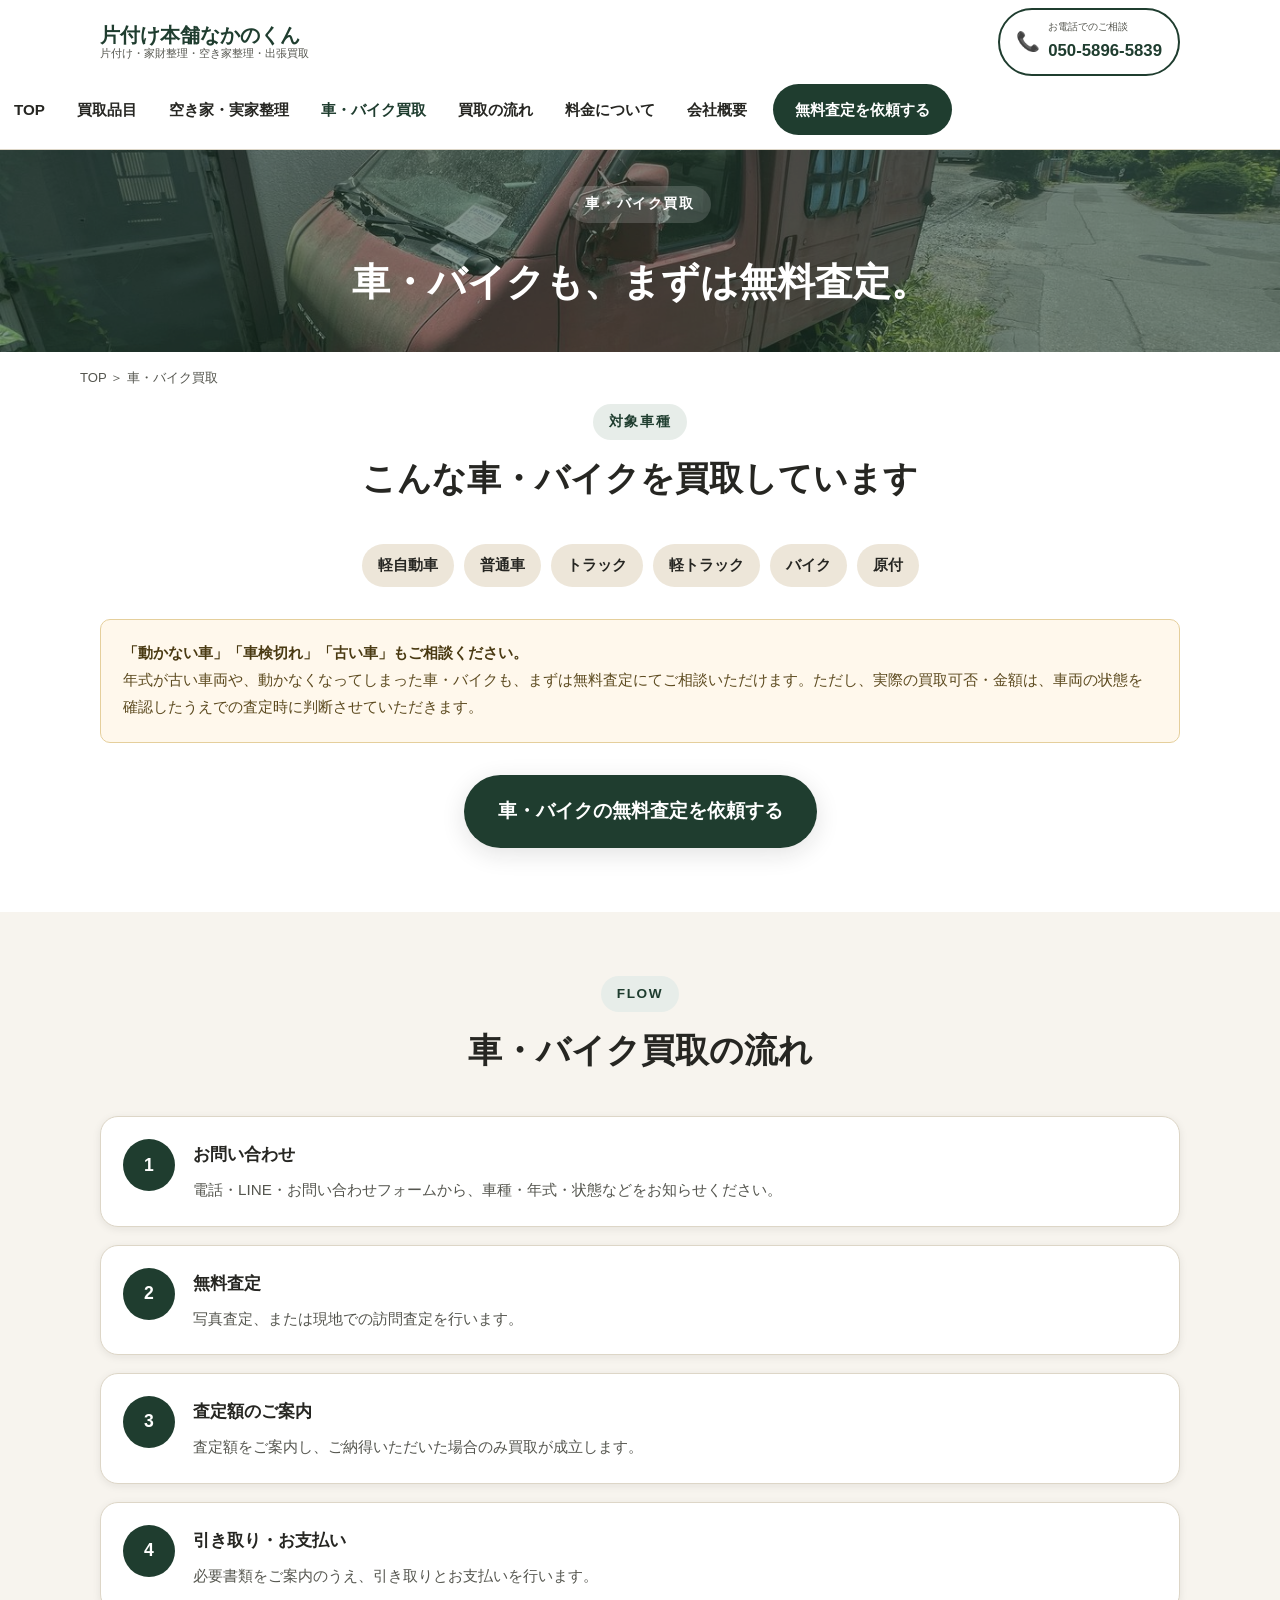
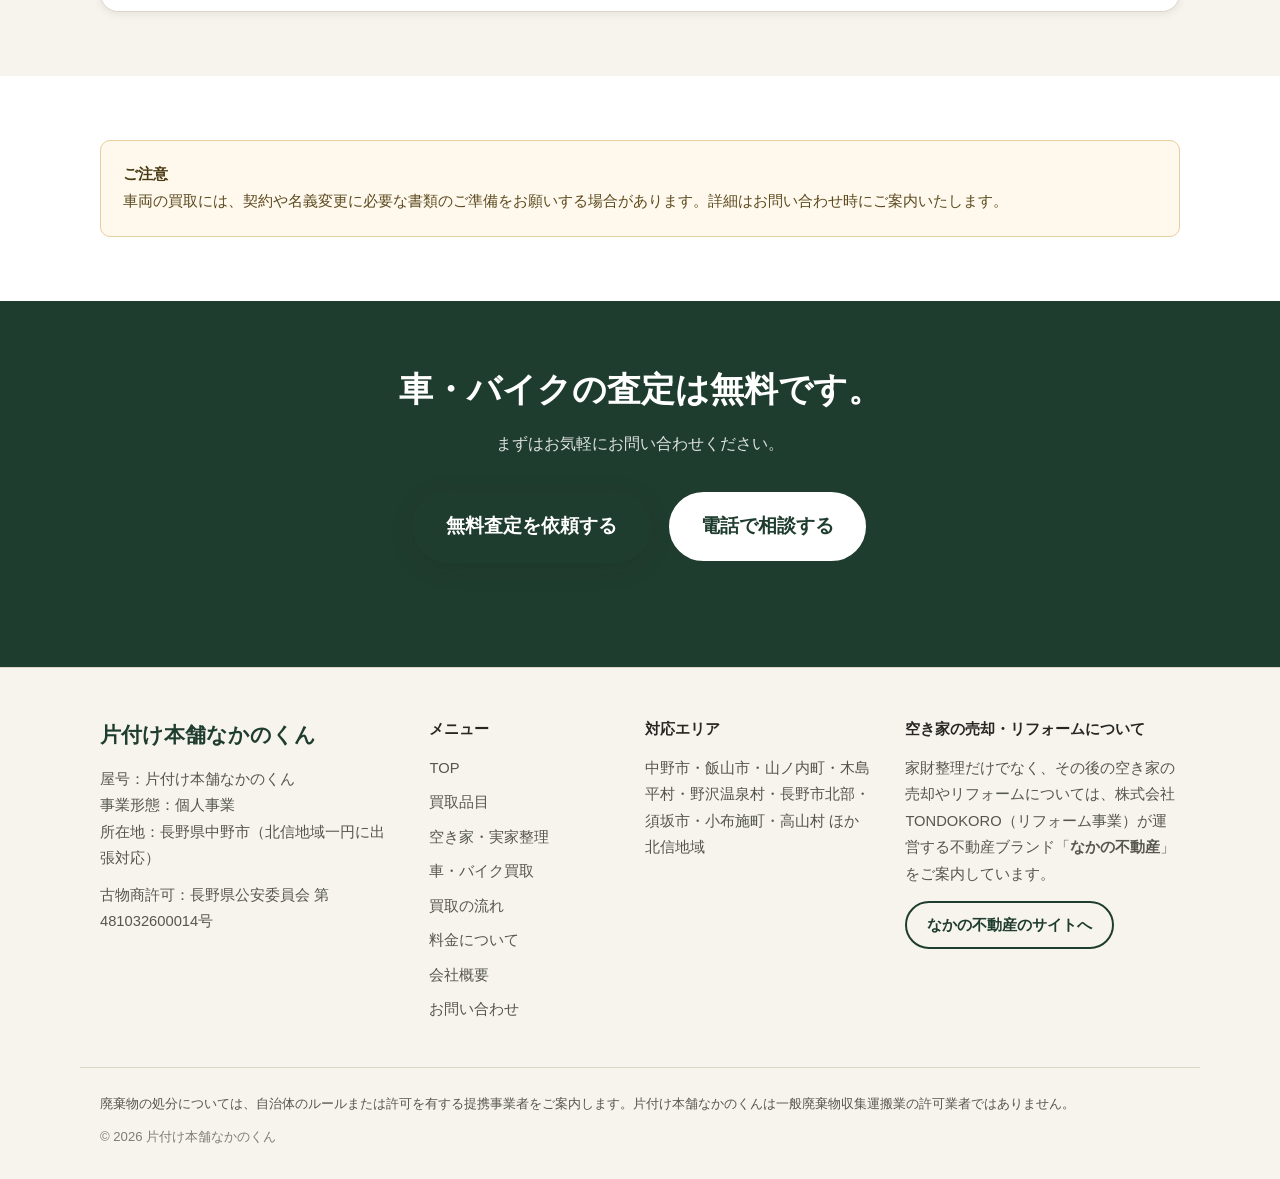
<file: vehicle.html>
<!DOCTYPE html>
<html lang="ja">
<head>
<meta charset="UTF-8">
<meta name="viewport" content="width=device-width, initial-scale=1.0">
<title>車・バイク買取｜片付け本舗なかのくん（中野市・北信地域の出張買取）</title>
<meta name="description" content="片付け本舗なかのくんでは軽自動車・普通車・トラック・バイク・原付まで幅広く出張買取。動かない車、車検切れ、古い車もまずは無料査定でご相談ください。中野市・飯山市・山ノ内町など北信地域対応。">
<link rel="canonical" href="https://kktondokoro-source.github.io/katazuke-honpo-nakano/vehicle.html">
<meta property="og:type" content="website">
<meta property="og:site_name" content="片付け本舗なかのくん">
<meta property="og:title" content="車・バイク買取｜片付け本舗なかのくん">
<meta property="og:description" content="車・バイクも、まずは無料査定。動かない車・車検切れも相談可能。">
<meta property="og:image" content="https://kktondokoro-source.github.io/katazuke-honpo-nakano/images/ogp.jpg">
<meta property="og:url" content="https://kktondokoro-source.github.io/katazuke-honpo-nakano/vehicle.html">
<meta property="og:locale" content="ja_JP">
<meta name="twitter:card" content="summary_large_image">
<link rel="stylesheet" href="css/style.css">
<script type="application/ld+json">
{
  "@context": "https://schema.org",
  "@type": "BreadcrumbList",
  "itemListElement": [
    {"@type":"ListItem","position":1,"name":"TOP","item":"https://kktondokoro-source.github.io/katazuke-honpo-nakano/index.html"},
    {"@type":"ListItem","position":2,"name":"車・バイク買取","item":"https://kktondokoro-source.github.io/katazuke-honpo-nakano/vehicle.html"}
  ]
}
</script>
</head>
<body>
<a class="sr-only" href="#main">本文へスキップ</a>

<header class="site-header">
  <div class="header-inner container">
    <a href="index.html" class="logo">
      <span class="logo-main">片付け本舗なかのくん</span>
      <span class="logo-sub">片付け・家財整理・空き家整理・出張買取</span>
    </a>
    <a class="header-tel" href="tel:05058965839">
      <span class="tel-icon" aria-hidden="true">📞</span>
      <span class="tel-text"><span class="tel-label">お電話でのご相談</span><span class="tel-number">050-5896-5839</span></span>
    </a>
    <button class="nav-toggle" aria-label="メニューを開く" aria-expanded="false" aria-controls="siteNav">
      <span></span><span></span><span></span>
    </button>
  </div>
  <nav class="site-nav" id="siteNav">
    <ul>
      <li><a href="index.html">TOP</a></li>
      <li><a href="buyback-items.html">買取品目</a></li>
      <li><a href="akiya.html">空き家・実家整理</a></li>
      <li><a href="vehicle.html">車・バイク買取</a></li>
      <li><a href="flow.html">買取の流れ</a></li>
      <li><a href="price.html">料金について</a></li>
      <li><a href="company.html">会社概要</a></li>
      <li><a href="contact.html" class="nav-cta">無料査定を依頼する</a></li>
    </ul>
  </nav>
</header>

<main id="main">

  <section class="page-hero">
    <img src="images/vehicle-hero.jpg" alt="古い軽トラックのイメージ">
    <div class="page-hero-content">
      <span class="eyebrow">車・バイク買取</span>
      <h1 class="page-hero-title">車・バイクも、まずは無料査定。</h1>
    </div>
  </section>

  <div class="container breadcrumb">
    <a href="index.html">TOP</a> ＞ 車・バイク買取
  </div>

  <section class="section" style="padding-top:0;">
    <div class="container">
      <div class="section-head">
        <span class="eyebrow">対象車種</span>
        <h2 class="section-title">こんな車・バイクを買取しています</h2>
      </div>
      <div class="tag-list" style="justify-content:center;">
        <span class="tag">軽自動車</span>
        <span class="tag">普通車</span>
        <span class="tag">トラック</span>
        <span class="tag">軽トラック</span>
        <span class="tag">バイク</span>
        <span class="tag">原付</span>
      </div>

      <div class="notice-box" style="margin-top:32px;">
        <strong>「動かない車」「車検切れ」「古い車」もご相談ください。</strong><br>
        年式が古い車両や、動かなくなってしまった車・バイクも、まずは無料査定にてご相談いただけます。ただし、実際の買取可否・金額は、車両の状態を確認したうえでの査定時に判断させていただきます。
      </div>

      <div class="btn-group" style="justify-content:center">
        <a href="contact.html" class="btn btn-primary btn-lg">車・バイクの無料査定を依頼する</a>
      </div>
    </div>
  </section>

  <section class="section section-alt">
    <div class="container">
      <div class="section-head">
        <span class="eyebrow">FLOW</span>
        <h2 class="section-title">車・バイク買取の流れ</h2>
      </div>
      <div class="step-list">
        <div class="step-item">
          <div class="step-num">1</div>
          <div>
            <p class="step-title">お問い合わせ</p>
            <p class="step-text">電話・LINE・お問い合わせフォームから、車種・年式・状態などをお知らせください。</p>
          </div>
        </div>
        <div class="step-item">
          <div class="step-num">2</div>
          <div>
            <p class="step-title">無料査定</p>
            <p class="step-text">写真査定、または現地での訪問査定を行います。</p>
          </div>
        </div>
        <div class="step-item">
          <div class="step-num">3</div>
          <div>
            <p class="step-title">査定額のご案内</p>
            <p class="step-text">査定額をご案内し、ご納得いただいた場合のみ買取が成立します。</p>
          </div>
        </div>
        <div class="step-item">
          <div class="step-num">4</div>
          <div>
            <p class="step-title">引き取り・お支払い</p>
            <p class="step-text">必要書類をご案内のうえ、引き取りとお支払いを行います。</p>
          </div>
        </div>
      </div>
    </div>
  </section>

  <section class="section">
    <div class="container">
      <div class="notice-box">
        <strong>ご注意</strong><br>
        車両の買取には、契約や名義変更に必要な書類のご準備をお願いする場合があります。詳細はお問い合わせ時にご案内いたします。
      </div>
    </div>
  </section>

  <section class="section section-dark">
    <div class="container section-head">
      <h2 class="section-title">車・バイクの査定は無料です。</h2>
      <p class="section-lead">まずはお気軽にお問い合わせください。</p>
      <div class="btn-group" style="justify-content:center">
        <a href="contact.html" class="btn btn-primary btn-lg">無料査定を依頼する</a>
        <a href="tel:05058965839" class="btn btn-secondary btn-lg">電話で相談する</a>
      </div>
    </div>
  </section>

</main>

<footer class="site-footer">
  <div class="container footer-grid">
    <div class="footer-about">
      <p class="footer-logo">片付け本舗なかのくん</p>
      <p>屋号：片付け本舗なかのくん<br>
      事業形態：個人事業<br>
      所在地：長野県中野市（北信地域一円に出張対応）</p>
      <p style="margin-top:10px;">古物商許可：長野県公安委員会 第481032600014号</p>
    </div>
    <div class="footer-links">
      <p class="footer-heading">メニュー</p>
      <ul>
        <li><a href="index.html">TOP</a></li>
        <li><a href="buyback-items.html">買取品目</a></li>
        <li><a href="akiya.html">空き家・実家整理</a></li>
        <li><a href="vehicle.html">車・バイク買取</a></li>
        <li><a href="flow.html">買取の流れ</a></li>
        <li><a href="price.html">料金について</a></li>
        <li><a href="company.html">会社概要</a></li>
        <li><a href="contact.html">お問い合わせ</a></li>
      </ul>
    </div>
    <div class="footer-links">
      <p class="footer-heading">対応エリア</p>
      <p>中野市・飯山市・山ノ内町・木島平村・野沢温泉村・長野市北部・須坂市・小布施町・高山村 ほか北信地域</p>
    </div>
    <div class="footer-partner">
      <p class="footer-heading">空き家の売却・リフォームについて</p>
      <p>家財整理だけでなく、その後の空き家の売却やリフォームについては、株式会社TONDOKORO（リフォーム事業）が運営する不動産ブランド「<strong>なかの不動産</strong>」をご案内しています。</p>
      <a href="https://tondokoro-fudousan.site/" class="btn btn-outline" target="_blank" rel="noopener">なかの不動産のサイトへ</a>
    </div>
  </div>
  <div class="footer-bottom container">
    <p>廃棄物の処分については、自治体のルールまたは許可を有する提携事業者をご案内します。片付け本舗なかのくんは一般廃棄物収集運搬業の許可業者ではありません。</p>
    <p class="copyright">&copy; 2026 片付け本舗なかのくん</p>
  </div>
</footer>

<div class="fixed-cta">
  <a href="tel:05058965839" class="fixed-cta-btn fixed-cta-tel"><span aria-hidden="true">📞</span>電話で相談</a>
  <a href="contact.html" class="fixed-cta-btn fixed-cta-form"><span aria-hidden="true">📝</span>無料査定を依頼</a>
</div>

<script src="js/main.js"></script>
</body>
</html>
</file>
<file: css/style.css>
/* ============================================================
   片付け本舗なかのくん公式サイト共通スタイルシート
   ============================================================ */

:root {
  --color-black: #1a1a1a;
  --color-white: #ffffff;
  --color-beige: #ede6d9;
  --color-beige-light: #f7f4ee;
  --color-green: #1f3d2f;
  --color-green-light: #2c4a3b;
  --color-green-pale: #e7ede9;
  --color-text: #262622;
  --color-text-sub: #55564f;
  --color-border: #ddd6c7;
  --color-danger: #8a2f2f;

  --font-base: "Hiragino Sans", "Hiragino Kaku Gothic ProN", "Yu Gothic",
    "Noto Sans JP", "Meiryo", sans-serif;

  --radius: 10px;
  --radius-lg: 18px;
  --shadow-sm: 0 2px 8px rgba(26, 26, 26, 0.08);
  --shadow-md: 0 6px 24px rgba(26, 26, 26, 0.12);
  --container-w: 1120px;
  --header-h: 64px;
  --fixed-cta-h: 64px;
}

/* ---------- Reset ---------- */
*,
*::before,
*::after {
  box-sizing: border-box;
}

html {
  -webkit-text-size-adjust: 100%;
  scroll-behavior: smooth;
  scroll-padding-top: calc(var(--header-h) + 12px);
}

body {
  margin: 0;
  font-family: var(--font-base);
  color: var(--color-text);
  background: var(--color-white);
  line-height: 1.8;
  font-size: 17px;
  -webkit-font-smoothing: antialiased;
  padding-bottom: var(--fixed-cta-h);
}

img {
  max-width: 100%;
  display: block;
  height: auto;
}

a {
  color: inherit;
  text-decoration: none;
}

ul,
ol {
  margin: 0;
  padding: 0;
  list-style: none;
}

h1,
h2,
h3,
h4,
p {
  margin: 0;
}

button {
  font-family: inherit;
  cursor: pointer;
}

.container {
  max-width: var(--container-w);
  margin: 0 auto;
  padding: 0 20px;
}

.sr-only {
  position: absolute;
  width: 1px;
  height: 1px;
  overflow: hidden;
  clip: rect(0 0 0 0);
  white-space: nowrap;
}

/* ---------- Buttons ---------- */
.btn {
  display: inline-flex;
  align-items: center;
  justify-content: center;
  gap: 8px;
  padding: 18px 28px;
  font-size: 1.1rem;
  font-weight: 700;
  border-radius: 999px;
  border: 2px solid transparent;
  transition: transform 0.15s ease, box-shadow 0.15s ease, opacity 0.15s ease;
  line-height: 1.3;
  min-height: 56px;
}

.btn-primary {
  background: var(--color-green);
  color: var(--color-white);
  box-shadow: var(--shadow-md);
}

.btn-primary:hover,
.btn-primary:focus-visible {
  transform: translateY(-2px);
  box-shadow: 0 10px 28px rgba(31, 61, 47, 0.35);
}

.btn-secondary {
  background: var(--color-white);
  color: var(--color-green);
  border-color: var(--color-green);
}

.btn-outline {
  background: transparent;
  color: var(--color-green);
  border-color: var(--color-green);
}

.btn-tel {
  background: var(--color-black);
  color: var(--color-white);
}

.btn-block {
  width: 100%;
}

.btn-lg {
  padding: 22px 32px;
  font-size: 1.2rem;
  min-height: 64px;
}

.btn-group {
  display: flex;
  flex-wrap: wrap;
  gap: 16px;
  margin-top: 32px;
}

/* ---------- Section basics ---------- */
.section {
  padding: 64px 0;
}

.section-alt {
  background: var(--color-beige-light);
}

.section-dark {
  background: var(--color-green);
  color: var(--color-white);
}

.section-head {
  text-align: center;
  max-width: 720px;
  margin: 0 auto 40px;
}

.eyebrow {
  display: inline-block;
  font-size: 0.85rem;
  font-weight: 700;
  letter-spacing: 0.12em;
  color: var(--color-green);
  background: var(--color-green-pale);
  padding: 6px 16px;
  border-radius: 999px;
  margin-bottom: 14px;
}

.section-dark .eyebrow {
  background: rgba(255, 255, 255, 0.12);
  color: var(--color-white);
}

.section-title {
  font-size: clamp(1.5rem, 4vw, 2.1rem);
  font-weight: 800;
  line-height: 1.5;
}

.section-lead {
  margin-top: 14px;
  color: var(--color-text-sub);
  font-size: 1.02rem;
}

.section-dark .section-lead {
  color: rgba(255, 255, 255, 0.85);
}

/* ============================================================
   Header
   ============================================================ */
.site-header {
  position: sticky;
  top: 0;
  z-index: 200;
  background: var(--color-white);
  border-bottom: 1px solid var(--color-border);
}

.header-inner {
  display: flex;
  align-items: center;
  justify-content: space-between;
  gap: 12px;
  height: var(--header-h);
}

.logo {
  display: flex;
  flex-direction: column;
  line-height: 1.2;
  flex: 1;
  min-width: 0;
}

.logo-main {
  font-size: 1.25rem;
  font-weight: 800;
  color: var(--color-green);
  white-space: nowrap;
}

.logo-sub {
  font-size: 0.68rem;
  color: var(--color-text-sub);
  white-space: nowrap;
  overflow: hidden;
  text-overflow: ellipsis;
}

.header-tel {
  display: none;
  align-items: center;
  gap: 8px;
  border: 2px solid var(--color-green);
  border-radius: 999px;
  padding: 8px 16px;
  white-space: nowrap;
}

.header-tel .tel-icon {
  font-size: 1.2rem;
}

.header-tel .tel-label {
  display: block;
  font-size: 0.65rem;
  color: var(--color-text-sub);
}

.header-tel .tel-number {
  display: block;
  font-size: 1.05rem;
  font-weight: 800;
  color: var(--color-green);
}

.nav-toggle {
  background: none;
  border: none;
  width: 44px;
  height: 44px;
  flex-shrink: 0;
  display: flex;
  flex-direction: column;
  align-items: center;
  justify-content: center;
  gap: 5px;
}

.nav-toggle span {
  display: block;
  width: 26px;
  height: 2px;
  background: var(--color-black);
  transition: transform 0.2s ease, opacity 0.2s ease;
}

.nav-toggle[aria-expanded="true"] span:nth-child(1) {
  transform: translateY(7px) rotate(45deg);
}

.nav-toggle[aria-expanded="true"] span:nth-child(2) {
  opacity: 0;
}

.nav-toggle[aria-expanded="true"] span:nth-child(3) {
  transform: translateY(-7px) rotate(-45deg);
}

.site-nav {
  max-height: 0;
  overflow: hidden;
  background: var(--color-white);
  border-top: 1px solid transparent;
  transition: max-height 0.25s ease;
}

.site-nav.is-open {
  max-height: 640px;
  border-top-color: var(--color-border);
}

.site-nav ul {
  padding: 8px 20px 20px;
}

.site-nav li + li {
  border-top: 1px solid var(--color-border);
}

.site-nav a {
  display: block;
  padding: 15px 4px;
  font-weight: 600;
  font-size: 1.02rem;
}

.site-nav a.is-current {
  color: var(--color-green);
}

.site-nav .nav-cta {
  margin-top: 14px;
  background: var(--color-green);
  color: var(--color-white);
  text-align: center;
  border-radius: 999px;
  padding: 16px;
  font-weight: 700;
}

.site-nav .nav-cta:hover {
  opacity: 0.9;
}

/* ============================================================
   Hero
   ============================================================ */
.hero {
  position: relative;
  color: var(--color-white);
  background: var(--color-green);
  overflow: hidden;
  min-height: 420px;
}

.hero-media {
  position: absolute;
  inset: 0;
  z-index: 0;
}

.hero-media img {
  width: 100%;
  height: 100%;
  object-fit: cover;
  opacity: 0.55;
}

.hero-media::after {
  content: "";
  position: absolute;
  inset: 0;
  background: linear-gradient(
    180deg,
    rgba(20, 38, 30, 0.35) 0%,
    rgba(20, 38, 30, 0.85) 100%
  );
}

.hero-content {
  position: relative;
  z-index: 1;
  padding: 56px 0;
}

.hero-copy {
  max-width: 680px;
}

.hero-badge {
  display: inline-block;
  background: rgba(255, 255, 255, 0.14);
  border: 1px solid rgba(255, 255, 255, 0.4);
  padding: 6px 16px;
  border-radius: 999px;
  font-size: 0.82rem;
  font-weight: 700;
  letter-spacing: 0.04em;
  margin-bottom: 18px;
}

.hero-title {
  font-size: clamp(1.9rem, 6vw, 3.2rem);
  font-weight: 900;
  line-height: 1.4;
  text-shadow: 0 2px 12px rgba(0, 0, 0, 0.3);
}

.hero-title small {
  display: block;
  font-size: 0.45em;
  font-weight: 700;
  margin-top: 10px;
  color: var(--color-beige);
}

.hero-sub {
  margin-top: 18px;
  font-size: 1.05rem;
  color: rgba(255, 255, 255, 0.92);
  max-width: 520px;
}

.hero-actions {
  margin-top: 32px;
  display: flex;
  flex-wrap: wrap;
  gap: 14px;
}

.hero-note {
  margin-top: 22px;
  font-size: 0.88rem;
  color: rgba(255, 255, 255, 0.75);
}

/* ============================================================
   Cards / grids
   ============================================================ */
.grid {
  display: grid;
  gap: 20px;
}

.grid-2 {
  grid-template-columns: repeat(2, 1fr);
}

.grid-3 {
  grid-template-columns: repeat(3, 1fr);
}

.grid-4 {
  grid-template-columns: repeat(4, 1fr);
}

.worry-list {
  display: grid;
  gap: 14px;
  grid-template-columns: repeat(2, 1fr);
}

.worry-item {
  display: flex;
  align-items: flex-start;
  gap: 12px;
  background: var(--color-white);
  border: 1px solid var(--color-border);
  border-radius: var(--radius);
  padding: 18px;
  font-weight: 700;
  font-size: 0.98rem;
}

.worry-item .mark {
  color: var(--color-green);
  font-size: 1.3rem;
  line-height: 1;
  flex-shrink: 0;
}

.reason-grid {
  display: grid;
  gap: 20px;
  grid-template-columns: repeat(2, 1fr);
}

.reason-card {
  background: var(--color-white);
  border: 1px solid var(--color-border);
  border-radius: var(--radius-lg);
  padding: 28px 24px;
  box-shadow: var(--shadow-sm);
}

.reason-num {
  font-size: 0.85rem;
  font-weight: 800;
  color: var(--color-green);
  letter-spacing: 0.08em;
}

.reason-title {
  margin-top: 8px;
  font-size: 1.15rem;
  font-weight: 800;
}

.reason-text {
  margin-top: 10px;
  color: var(--color-text-sub);
  font-size: 0.95rem;
}

/* Category cards */
.cat-grid {
  display: grid;
  gap: 18px;
  grid-template-columns: repeat(2, 1fr);
}

.cat-card {
  position: relative;
  border-radius: var(--radius-lg);
  overflow: hidden;
  background: var(--color-beige-light);
  border: 1px solid var(--color-border);
  box-shadow: var(--shadow-sm);
  display: flex;
  flex-direction: column;
  align-items: center;
  justify-content: center;
  gap: 14px;
  padding: 28px 12px;
  text-align: center;
  transition: transform 0.2s ease, box-shadow 0.2s ease;
}

.cat-card:hover {
  transform: translateY(-3px);
  box-shadow: var(--shadow-md);
}

.cat-card:nth-child(even) {
  background: var(--color-green);
}

.cat-card:nth-child(even) .cat-card-icon {
  color: var(--color-white);
  background: rgba(255, 255, 255, 0.14);
}

.cat-card:nth-child(even) .cat-card-label {
  color: var(--color-white);
}

.cat-card-icon {
  width: 64px;
  height: 64px;
  display: flex;
  align-items: center;
  justify-content: center;
  border-radius: 50%;
  background: var(--color-green-pale);
  color: var(--color-green);
  flex-shrink: 0;
}

.cat-card-icon svg {
  width: 34px;
  height: 34px;
  stroke: currentColor;
  fill: none;
  stroke-width: 3;
  stroke-linecap: round;
  stroke-linejoin: round;
}

.cat-card-label {
  font-weight: 800;
  font-size: 1.02rem;
  color: var(--color-text);
}

/* Items detail block */
.item-block {
  border-top: 1px solid var(--color-border);
  padding: 36px 0;
}

.item-block:first-of-type {
  border-top: none;
}

.item-block-head {
  display: flex;
  align-items: center;
  gap: 14px;
  margin-bottom: 18px;
}

.item-block-icon {
  width: 64px;
  height: 64px;
  display: flex;
  align-items: center;
  justify-content: center;
  border-radius: 50%;
  background: var(--color-green-pale);
  color: var(--color-green);
  flex-shrink: 0;
}

.item-block-icon svg {
  width: 34px;
  height: 34px;
  stroke: currentColor;
  fill: none;
  stroke-width: 3;
  stroke-linecap: round;
  stroke-linejoin: round;
}

.item-block-title {
  font-size: 1.25rem;
  font-weight: 800;
}

.tag-list {
  display: flex;
  flex-wrap: wrap;
  gap: 10px;
}

.tag {
  background: var(--color-beige);
  color: var(--color-text);
  padding: 8px 16px;
  border-radius: 999px;
  font-size: 0.92rem;
  font-weight: 600;
}

.note-box {
  margin-top: 40px;
  background: var(--color-beige-light);
  border: 1px solid var(--color-border);
  border-radius: var(--radius);
  padding: 20px;
  font-size: 0.92rem;
  color: var(--color-text-sub);
}

.notice-box {
  background: #fff8ec;
  border: 1px solid #e5cf9c;
  border-radius: var(--radius);
  padding: 20px 22px;
  font-size: 0.92rem;
  color: #5c4a1f;
  line-height: 1.85;
}

.notice-box strong {
  color: #4a3a12;
}

/* ---------- Steps ---------- */
.step-list {
  display: grid;
  gap: 18px;
}

.step-item {
  display: flex;
  gap: 18px;
  background: var(--color-white);
  border: 1px solid var(--color-border);
  border-radius: var(--radius-lg);
  padding: 22px;
  box-shadow: var(--shadow-sm);
}

.step-num {
  flex-shrink: 0;
  width: 52px;
  height: 52px;
  border-radius: 50%;
  background: var(--color-green);
  color: var(--color-white);
  display: flex;
  align-items: center;
  justify-content: center;
  font-weight: 800;
  font-size: 1.1rem;
}

.step-title {
  font-size: 1.08rem;
  font-weight: 800;
}

.step-text {
  margin-top: 6px;
  color: var(--color-text-sub);
  font-size: 0.95rem;
}

.step-list.step-list-numbered {
  counter-reset: step;
}

/* ---------- Area section ---------- */
.area-tags {
  display: flex;
  flex-wrap: wrap;
  gap: 10px;
  justify-content: center;
  margin-top: 24px;
}

.area-tag {
  background: var(--color-white);
  border: 2px solid var(--color-green);
  color: var(--color-green);
  font-weight: 700;
  padding: 10px 18px;
  border-radius: 999px;
  font-size: 0.95rem;
}

/* ---------- Realty cross-sell ---------- */
.realty-panel {
  background: var(--color-black);
  color: var(--color-white);
  border-radius: var(--radius-lg);
  padding: 40px 28px;
  text-align: center;
}

.realty-panel .section-title {
  color: var(--color-white);
}

.realty-panel p {
  margin-top: 14px;
  color: rgba(255, 255, 255, 0.82);
}

.realty-divider {
  margin-top: 20px;
  font-size: 0.82rem;
  color: rgba(255, 255, 255, 0.6);
  border-top: 1px solid rgba(255, 255, 255, 0.2);
  padding-top: 16px;
}

/* ---------- Testimonials / trust ---------- */
.trust-grid {
  display: grid;
  gap: 16px;
  grid-template-columns: repeat(2, 1fr);
}

.trust-item {
  background: var(--color-white);
  border-radius: var(--radius);
  padding: 20px;
  border: 1px solid var(--color-border);
  text-align: center;
}

.trust-item .num {
  font-size: 1.6rem;
  font-weight: 900;
  color: var(--color-green);
}

.trust-item .label {
  margin-top: 6px;
  font-size: 0.85rem;
  color: var(--color-text-sub);
}

/* ============================================================
   Forms
   ============================================================ */
.form-card {
  background: var(--color-white);
  border: 1px solid var(--color-border);
  border-radius: var(--radius-lg);
  padding: 28px 22px;
  box-shadow: var(--shadow-sm);
}

.form-row {
  margin-bottom: 22px;
}

.form-row label {
  display: block;
  font-weight: 700;
  margin-bottom: 8px;
  font-size: 0.98rem;
}

.required-badge {
  display: inline-block;
  background: var(--color-danger);
  color: var(--color-white);
  font-size: 0.68rem;
  font-weight: 700;
  padding: 2px 8px;
  border-radius: 4px;
  margin-left: 8px;
  vertical-align: middle;
}

.optional-badge {
  display: inline-block;
  background: var(--color-beige);
  color: var(--color-text-sub);
  font-size: 0.68rem;
  font-weight: 700;
  padding: 2px 8px;
  border-radius: 4px;
  margin-left: 8px;
  vertical-align: middle;
}

.form-row input[type="text"],
.form-row input[type="tel"],
.form-row input[type="email"],
.form-row input[type="date"],
.form-row input[type="time"],
.form-row select,
.form-row textarea {
  width: 100%;
  padding: 15px 14px;
  font-size: 1rem;
  border: 1.5px solid var(--color-border);
  border-radius: 8px;
  background: var(--color-white);
  font-family: inherit;
}

.form-row input:focus,
.form-row select:focus,
.form-row textarea:focus {
  outline: 3px solid var(--color-green-pale);
  border-color: var(--color-green);
}

.form-row textarea {
  resize: vertical;
  min-height: 120px;
}

.form-hint {
  margin-top: 6px;
  font-size: 0.82rem;
  color: var(--color-text-sub);
}

.checkbox-grid {
  display: grid;
  grid-template-columns: repeat(2, 1fr);
  gap: 10px;
}

.checkbox-item {
  display: flex;
  align-items: center;
  gap: 10px;
  background: var(--color-beige-light);
  border: 1px solid var(--color-border);
  border-radius: 8px;
  padding: 12px 14px;
  font-size: 0.92rem;
  font-weight: 600;
}

.checkbox-item input {
  width: 20px;
  height: 20px;
  flex-shrink: 0;
}

.upload-box {
  border: 2px dashed var(--color-border);
  border-radius: var(--radius);
  padding: 28px 16px;
  text-align: center;
  background: var(--color-beige-light);
}

.upload-box input[type="file"] {
  margin: 14px auto 0;
  display: block;
  max-width: 260px;
}

.upload-preview {
  display: flex;
  flex-wrap: wrap;
  gap: 10px;
  margin-top: 16px;
  justify-content: center;
}

.upload-preview img {
  width: 84px;
  height: 84px;
  object-fit: cover;
  border-radius: 8px;
  border: 1px solid var(--color-border);
}

.radio-pill-group {
  display: flex;
  flex-wrap: wrap;
  gap: 10px;
}

.radio-pill {
  border: 1.5px solid var(--color-border);
  border-radius: 999px;
  padding: 10px 18px;
  font-size: 0.92rem;
  font-weight: 600;
  cursor: pointer;
}

.radio-pill input {
  margin-right: 6px;
}

.form-submit-note {
  font-size: 0.85rem;
  color: var(--color-text-sub);
  margin-top: 14px;
}

.contact-methods {
  display: grid;
  gap: 14px;
  grid-template-columns: repeat(2, 1fr);
  margin: 28px 0 8px;
}

.contact-method {
  display: flex;
  flex-direction: column;
  align-items: center;
  gap: 10px;
  background: var(--color-white);
  border: 1.5px solid var(--color-border);
  border-radius: var(--radius);
  padding: 20px 12px;
  text-align: center;
  font-weight: 700;
}

.contact-method .icon {
  font-size: 1.8rem;
}

.contact-method .num {
  font-size: 1.1rem;
  color: var(--color-green);
}

.contact-method .desc {
  font-weight: 400;
  font-size: 0.8rem;
  color: var(--color-text-sub);
}

/* ============================================================
   Fixed bottom CTA (mobile)
   ============================================================ */
.fixed-cta {
  position: fixed;
  left: 0;
  right: 0;
  bottom: 0;
  z-index: 300;
  display: flex;
  height: var(--fixed-cta-h);
  box-shadow: 0 -4px 16px rgba(0, 0, 0, 0.15);
}

.fixed-cta-btn {
  flex: 1;
  display: flex;
  align-items: center;
  justify-content: center;
  gap: 8px;
  font-weight: 800;
  font-size: 1rem;
}

.fixed-cta-tel {
  background: var(--color-black);
  color: var(--color-white);
}

.fixed-cta-form {
  background: var(--color-green);
  color: var(--color-white);
}

/* ============================================================
   Footer
   ============================================================ */
.site-footer {
  background: var(--color-beige-light);
  border-top: 1px solid var(--color-border);
  padding: 48px 0 20px;
  font-size: 0.92rem;
  color: var(--color-text-sub);
}

.footer-grid {
  display: grid;
  gap: 32px;
  grid-template-columns: 1fr;
}

.footer-logo {
  font-size: 1.3rem;
  font-weight: 900;
  color: var(--color-green);
  margin-bottom: 12px;
}

.footer-heading {
  font-weight: 800;
  color: var(--color-text);
  margin-bottom: 12px;
}

.footer-links ul li {
  margin-bottom: 8px;
}

.footer-links a:hover {
  text-decoration: underline;
}

.license-pending {
  display: inline-block;
  background: var(--color-beige);
  padding: 2px 10px;
  border-radius: 6px;
  font-size: 0.85rem;
}

.footer-partner .btn {
  margin-top: 14px;
  padding: 12px 20px;
  min-height: auto;
  font-size: 0.95rem;
}

.footer-bottom {
  margin-top: 36px;
  padding-top: 24px;
  border-top: 1px solid var(--color-border);
}

.footer-bottom p {
  margin-bottom: 10px;
  font-size: 0.82rem;
}

.copyright {
  font-size: 0.78rem;
  opacity: 0.75;
}

/* ============================================================
   Page header (sub pages)
   ============================================================ */
.page-hero {
  position: relative;
  color: var(--color-white);
  background: var(--color-green);
  overflow: hidden;
  min-height: 180px;
}

.page-hero img {
  position: absolute;
  inset: 0;
  width: 100%;
  height: 100%;
  object-fit: cover;
  opacity: 0.45;
  z-index: 0;
}

.page-hero-content {
  position: relative;
  z-index: 1;
  display: flex;
  flex-direction: column;
  align-items: center;
  justify-content: center;
  text-align: center;
  padding: 36px 20px;
}

.page-hero-content .eyebrow {
  background: rgba(255, 255, 255, 0.16);
  color: var(--color-white);
}

.page-hero-title {
  font-size: clamp(1.5rem, 5vw, 2.4rem);
  font-weight: 900;
  margin-top: 10px;
}

.breadcrumb {
  font-size: 0.82rem;
  padding: 14px 0;
  color: var(--color-text-sub);
}

.breadcrumb a:hover {
  text-decoration: underline;
}

/* Flow page STEP visual number */
.flow-step {
  position: relative;
  padding-left: 78px;
}

.flow-step .step-num {
  position: absolute;
  left: 0;
  top: 0;
}

/* Price table */
.price-highlight {
  text-align: center;
  background: var(--color-green);
  color: var(--color-white);
  border-radius: var(--radius-lg);
  padding: 40px 24px;
}

.price-highlight .big {
  font-size: clamp(2.2rem, 8vw, 3.4rem);
  font-weight: 900;
  margin-top: 10px;
}

.price-table {
  width: 100%;
  border-collapse: collapse;
  margin-top: 20px;
  font-size: 0.95rem;
}

.price-table th,
.price-table td {
  border: 1px solid var(--color-border);
  padding: 14px 12px;
  text-align: left;
}

.price-table th {
  background: var(--color-beige-light);
  font-weight: 700;
  width: 40%;
}

.table-scroll {
  overflow-x: auto;
}

/* Company info table */
.info-table {
  width: 100%;
  border-collapse: collapse;
}

.info-table th,
.info-table td {
  padding: 16px 14px;
  border-bottom: 1px solid var(--color-border);
  text-align: left;
  vertical-align: top;
}

.info-table th {
  width: 34%;
  color: var(--color-text-sub);
  font-weight: 700;
  font-size: 0.92rem;
}

/* Prohibited list */
.compliance-grid {
  display: grid;
  gap: 16px;
  grid-template-columns: 1fr;
}

.compliance-card {
  border-radius: var(--radius);
  padding: 20px;
}

.compliance-card.no {
  background: #fdeeee;
  border: 1px solid #e6b9b9;
}

.compliance-card.yes {
  background: var(--color-green-pale);
  border: 1px solid #b9d3c3;
}

.compliance-card h3 {
  font-size: 0.95rem;
  font-weight: 800;
  margin-bottom: 10px;
}

.compliance-card.no h3 {
  color: var(--color-danger);
}

.compliance-card.yes h3 {
  color: var(--color-green);
}

.compliance-card li {
  font-size: 0.9rem;
  margin-bottom: 6px;
  padding-left: 1.4em;
  position: relative;
}

.compliance-card.no li::before {
  content: "×";
  position: absolute;
  left: 0;
  color: var(--color-danger);
  font-weight: 800;
}

.compliance-card.yes li::before {
  content: "○";
  position: absolute;
  left: 0;
  color: var(--color-green);
  font-weight: 800;
}

/* ============================================================
   Desktop breakpoint
   ============================================================ */
@media (min-width: 900px) {
  :root {
    --header-h: 84px;
  }

  body {
    font-size: 18px;
    padding-bottom: 0;
  }

  .hero {
    min-height: 560px;
  }

  .hero-content {
    padding: 88px 0;
  }

  .fixed-cta {
    display: none;
  }

  .header-tel {
    display: flex;
  }

  .nav-toggle {
    display: none;
  }

  .site-nav {
    max-height: none;
    overflow: visible;
    border-top: none;
  }

  .site-nav ul {
    display: flex;
    align-items: center;
    gap: 4px;
    padding: 0 0 14px;
  }

  .site-nav li + li {
    border-top: none;
  }

  .site-nav a {
    padding: 8px 14px;
    font-size: 0.95rem;
    border-radius: 999px;
  }

  .site-nav a:hover {
    background: var(--color-beige-light);
  }

  .site-nav .nav-cta {
    margin-top: 0;
    margin-left: 8px;
    padding: 12px 22px;
  }

  .worry-list {
    grid-template-columns: repeat(4, 1fr);
  }

  .reason-grid {
    grid-template-columns: repeat(4, 1fr);
  }

  .cat-grid {
    grid-template-columns: repeat(3, 1fr);
  }

  .cat-card {
    padding: 40px 16px;
  }

  .cat-card-icon {
    width: 80px;
    height: 80px;
  }

  .cat-card-icon svg {
    width: 42px;
    height: 42px;
  }

  .step-list {
    grid-template-columns: repeat(1, 1fr);
  }

  .trust-grid {
    grid-template-columns: repeat(4, 1fr);
  }

  .footer-grid {
    grid-template-columns: 1.3fr 0.8fr 1fr 1.2fr;
  }

  .contact-methods {
    grid-template-columns: repeat(3, 1fr);
  }

  .item-grid-desktop {
    display: grid;
    grid-template-columns: 1fr 1fr;
    gap: 40px;
  }

  .checkbox-grid {
    grid-template-columns: repeat(3, 1fr);
  }
}

@media (min-width: 640px) {
  .worry-list {
    grid-template-columns: repeat(2, 1fr);
  }

  .compliance-grid {
    grid-template-columns: repeat(2, 1fr);
  }
}

@media (max-width: 480px) {
  .reason-grid,
  .cat-grid,
  .trust-grid {
    grid-template-columns: 1fr 1fr;
  }
}
</file>
